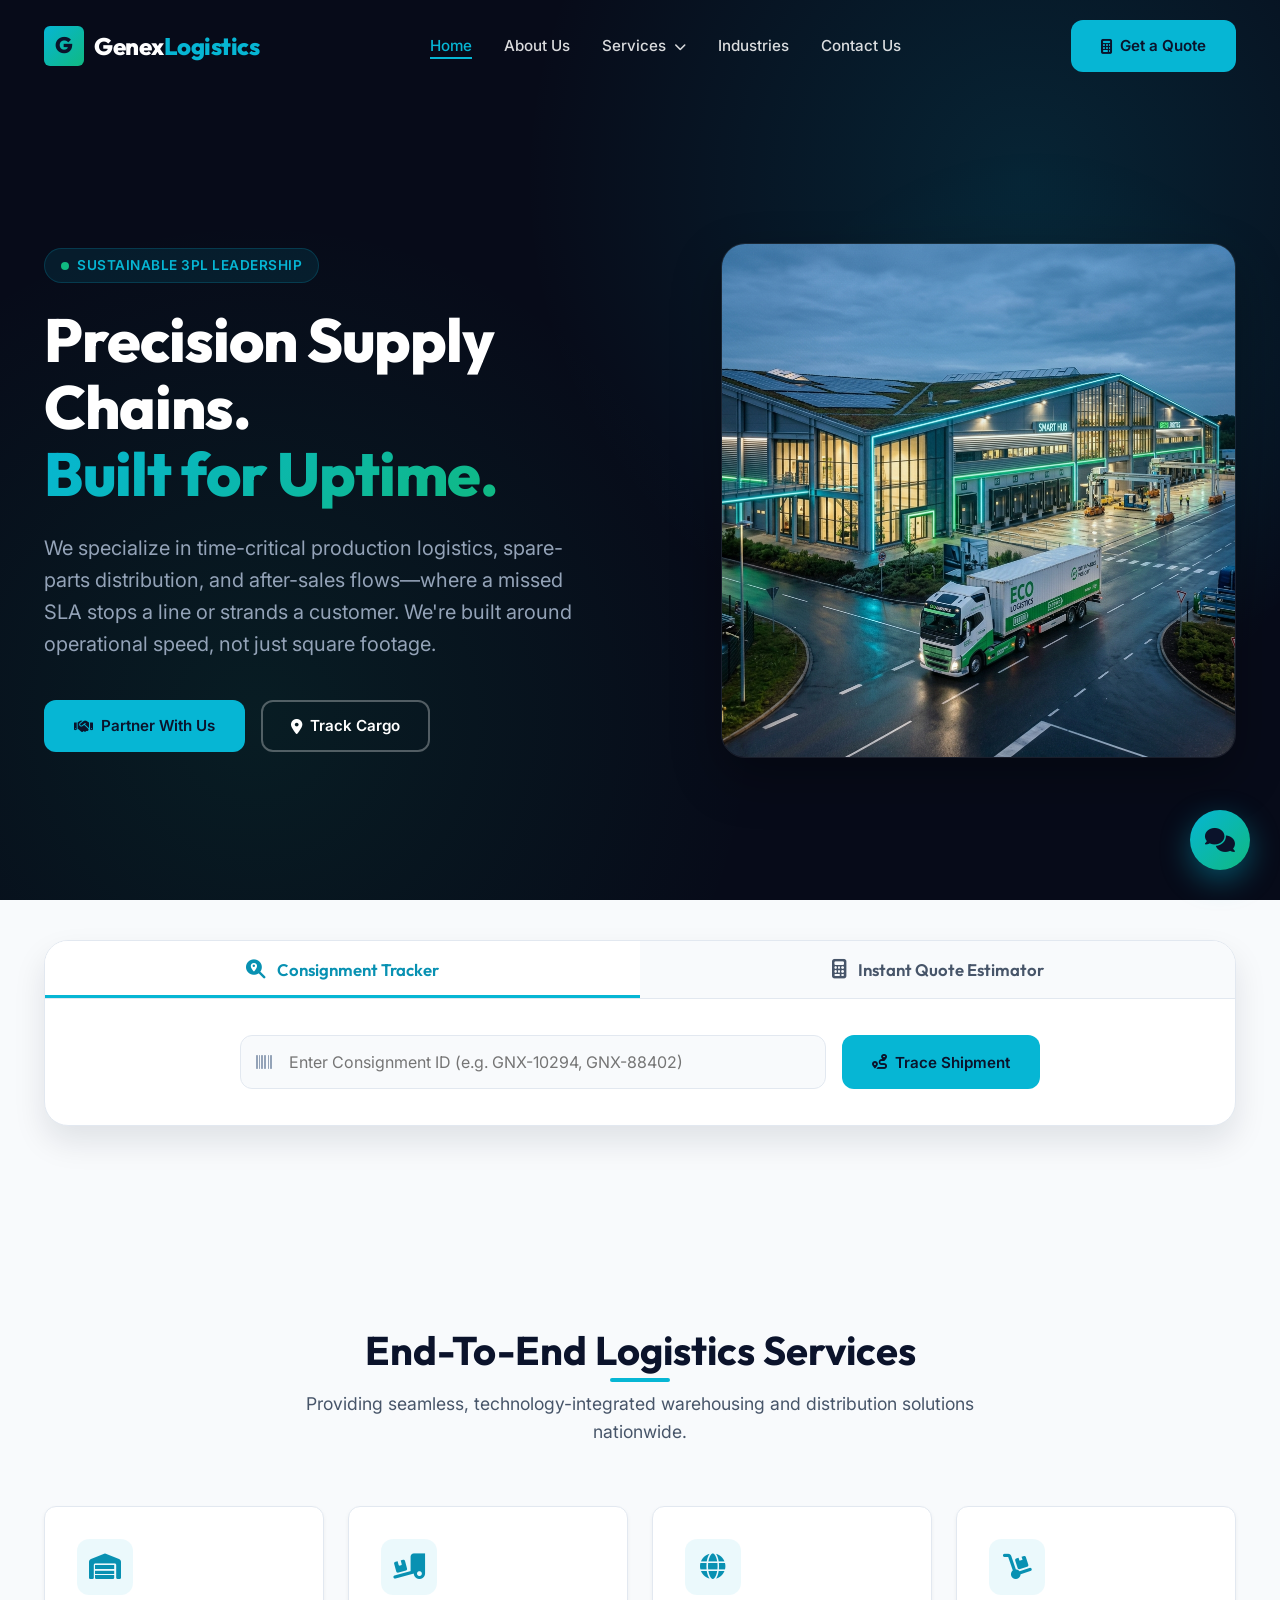
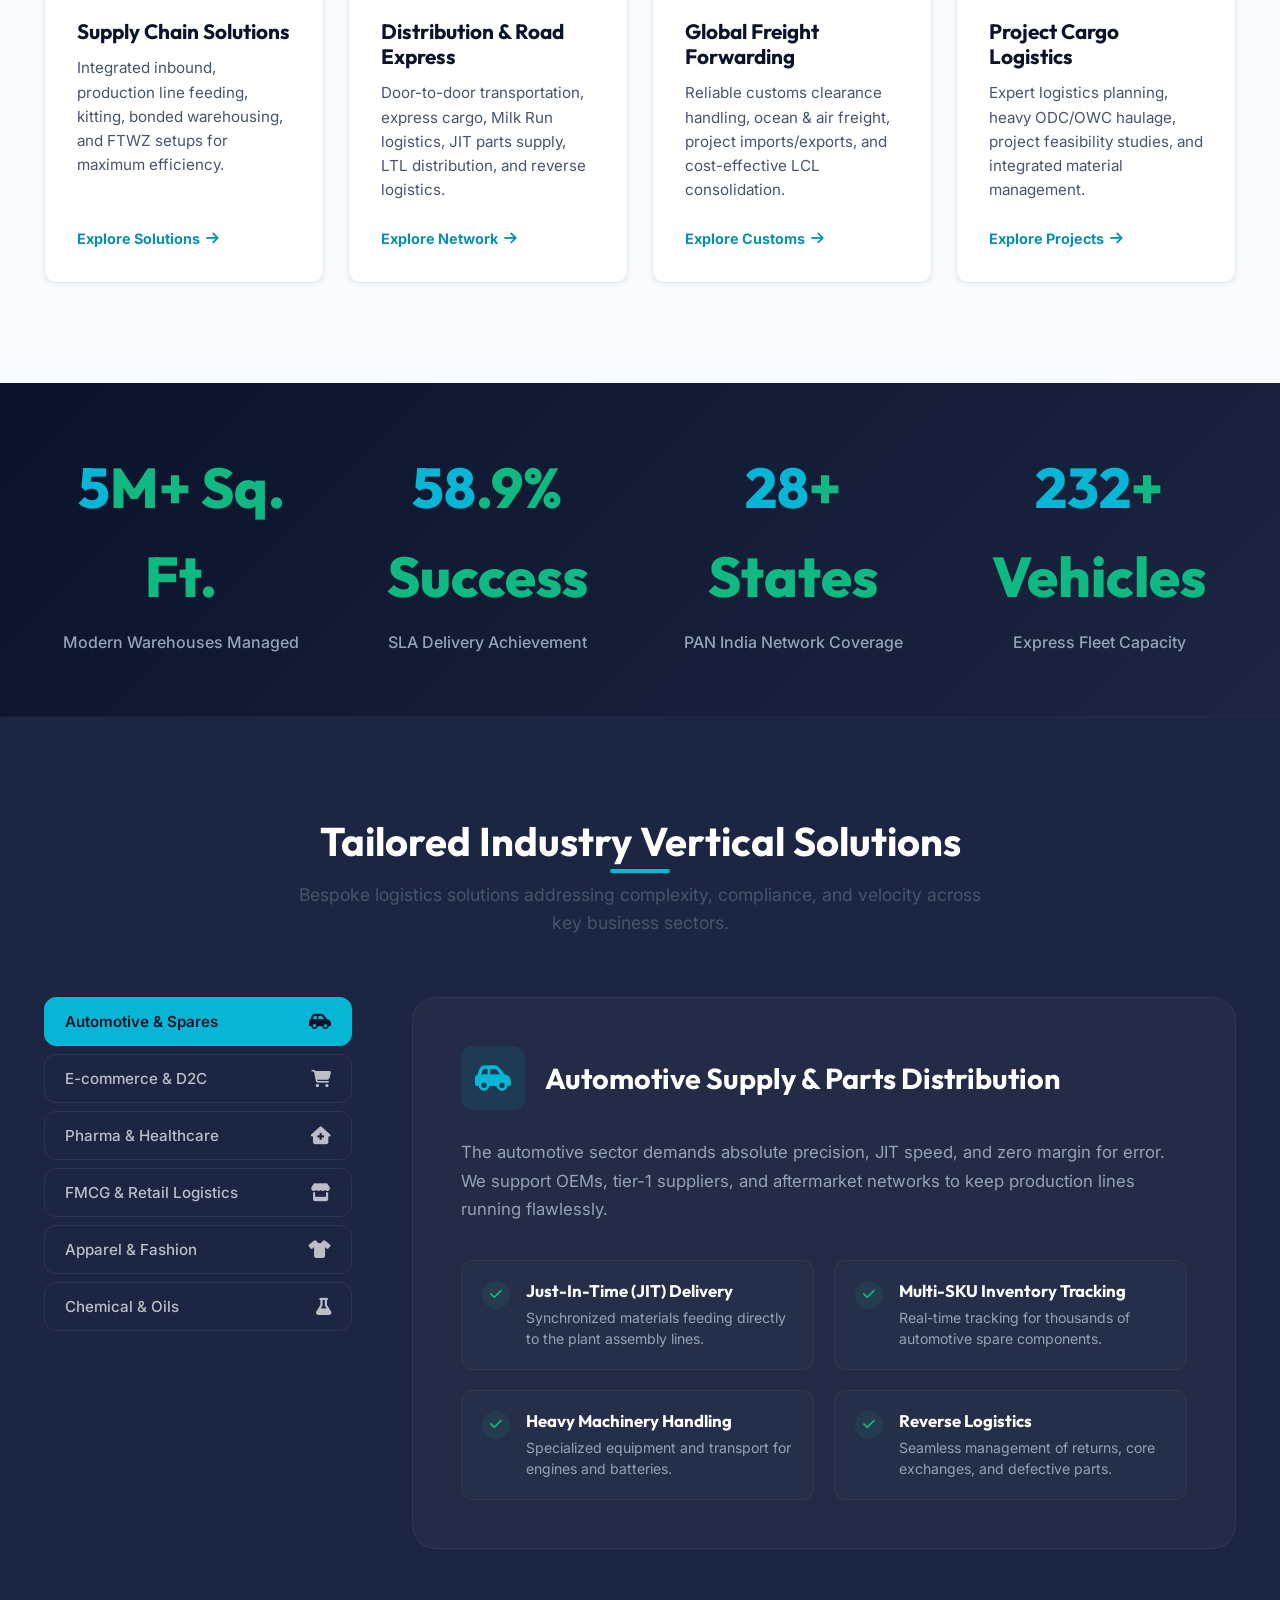
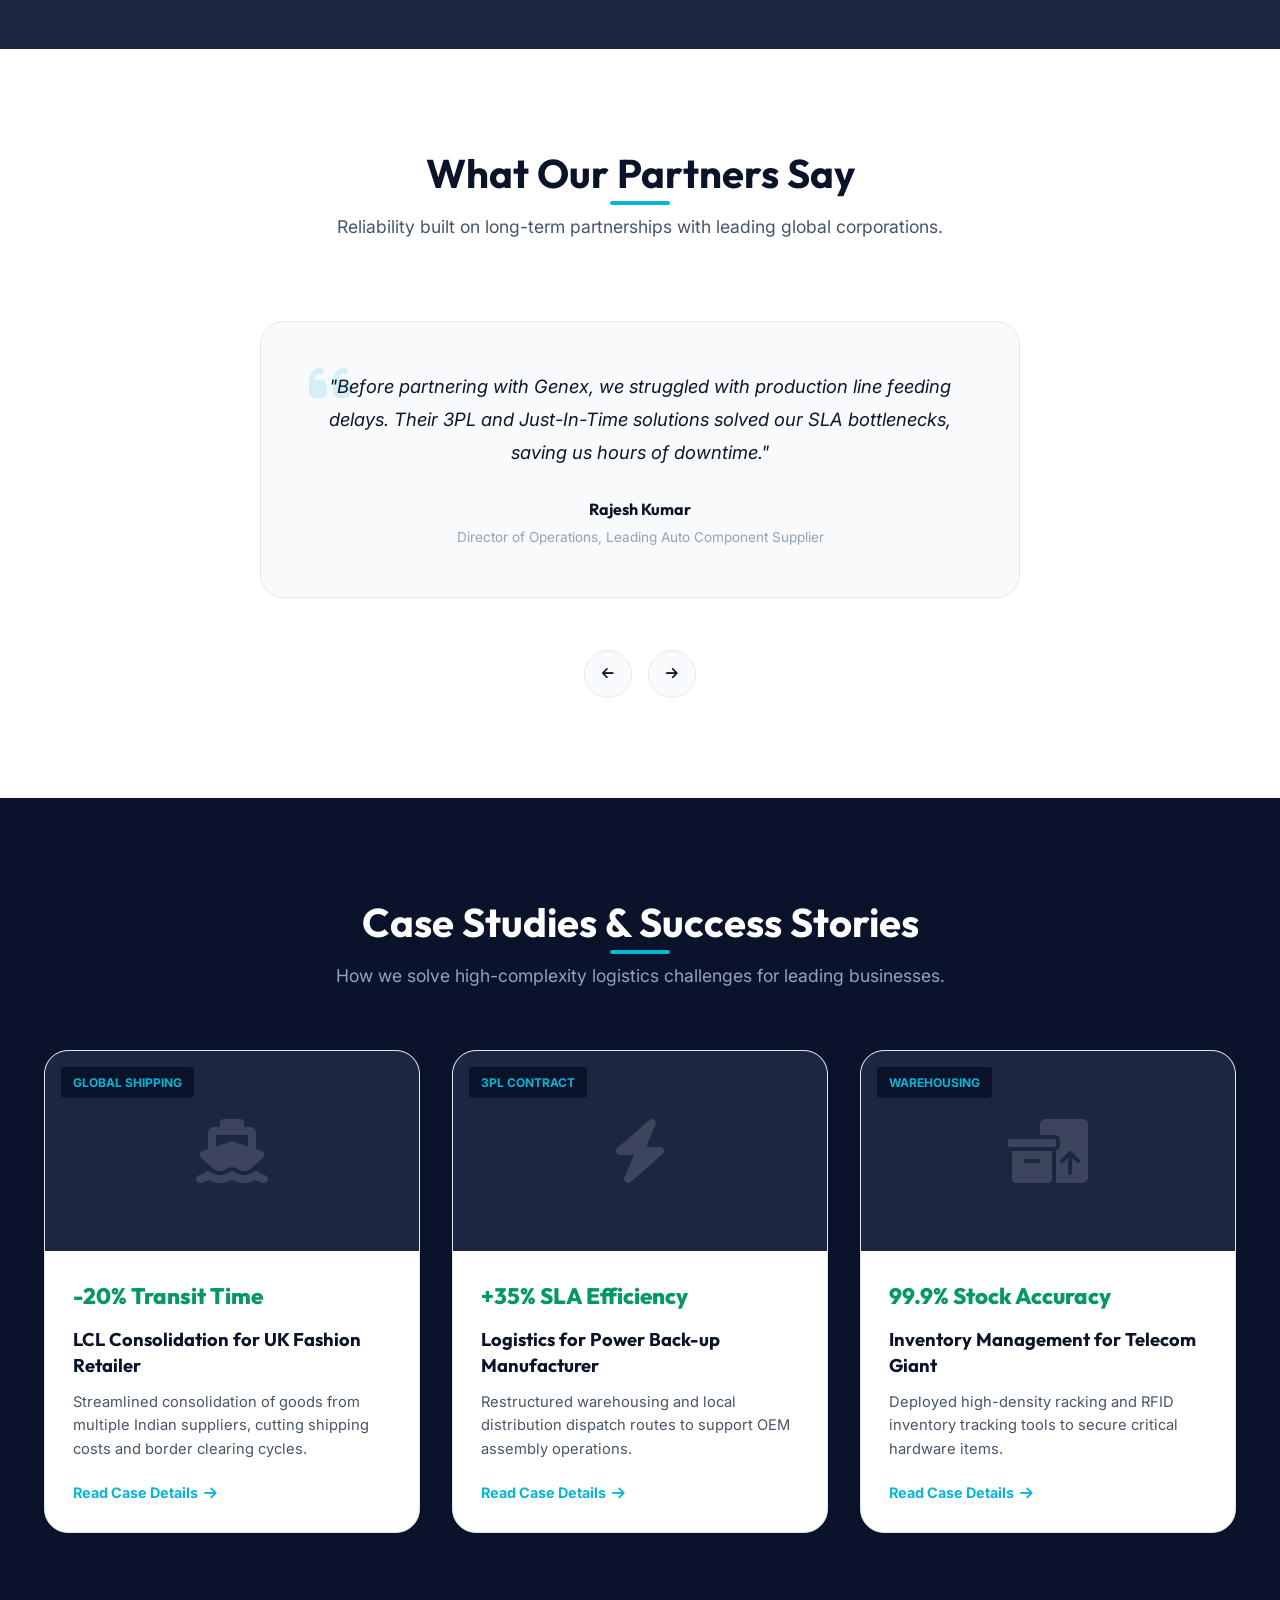
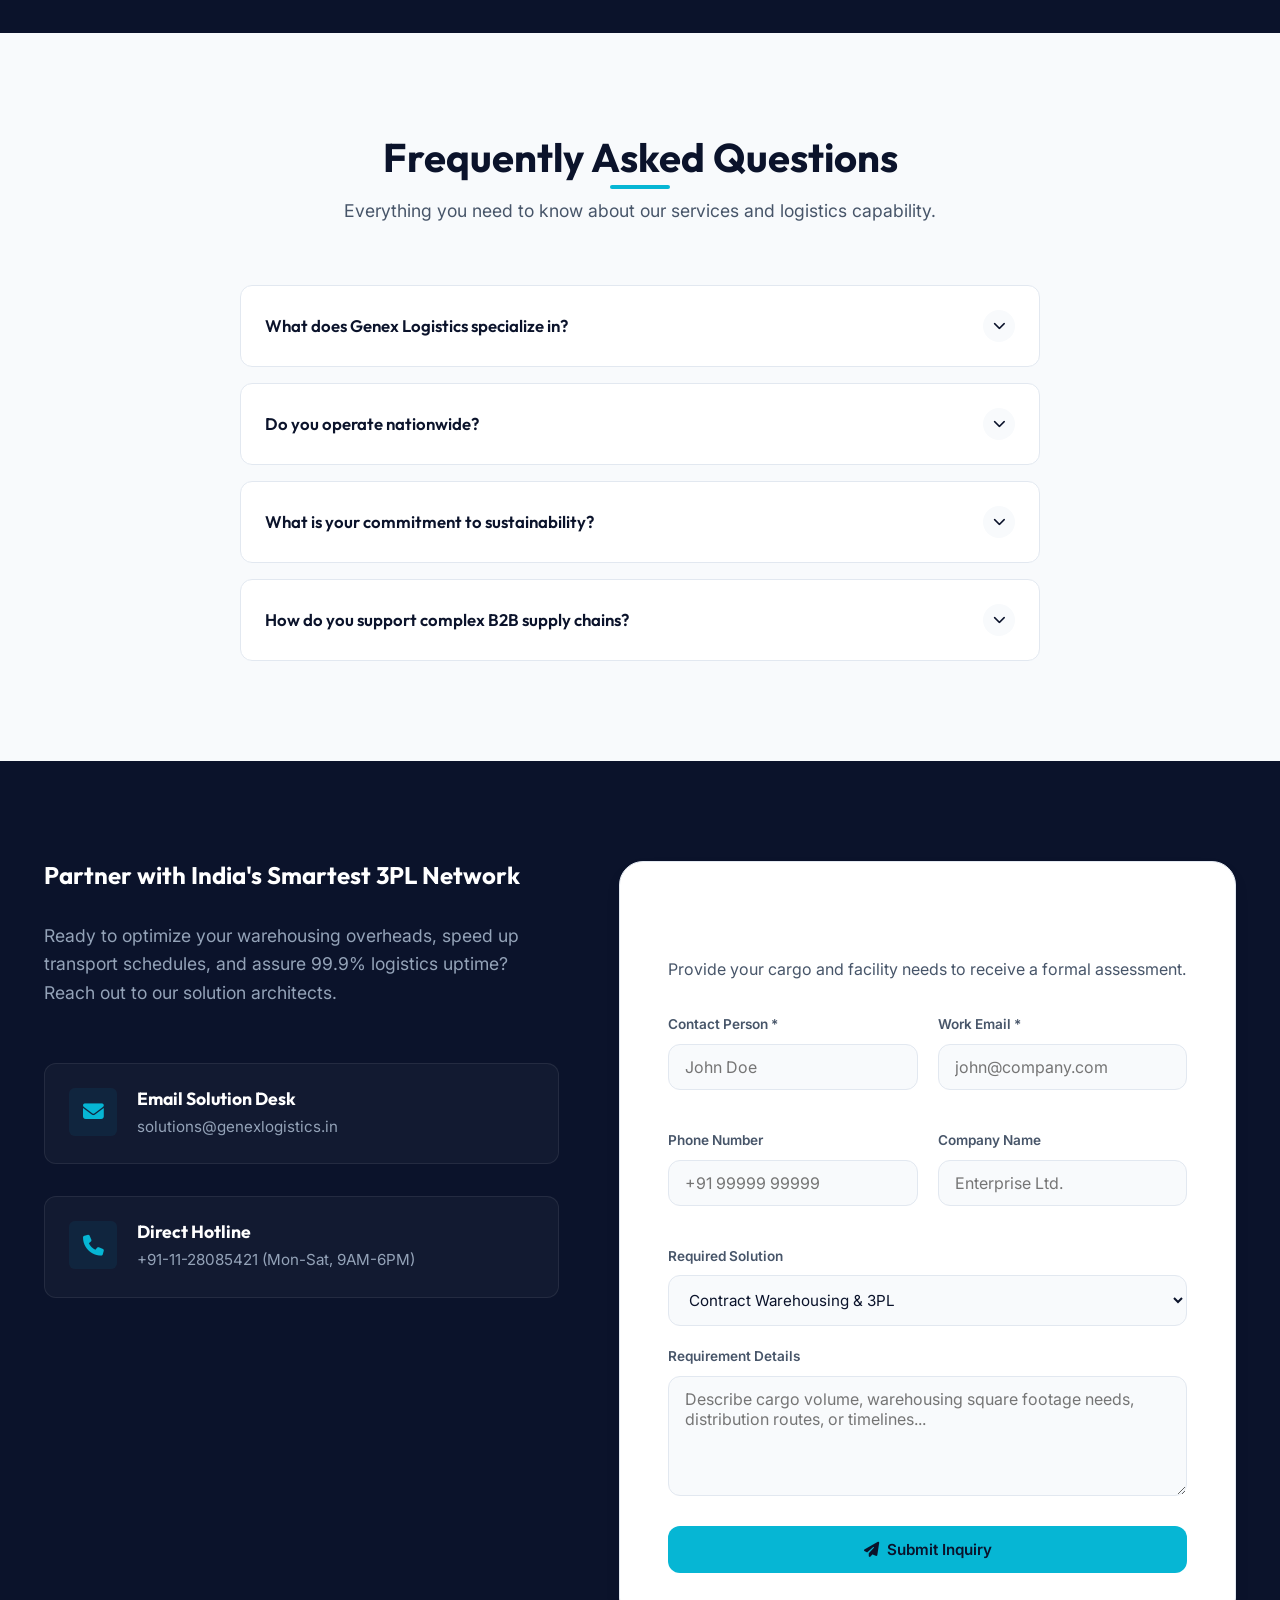
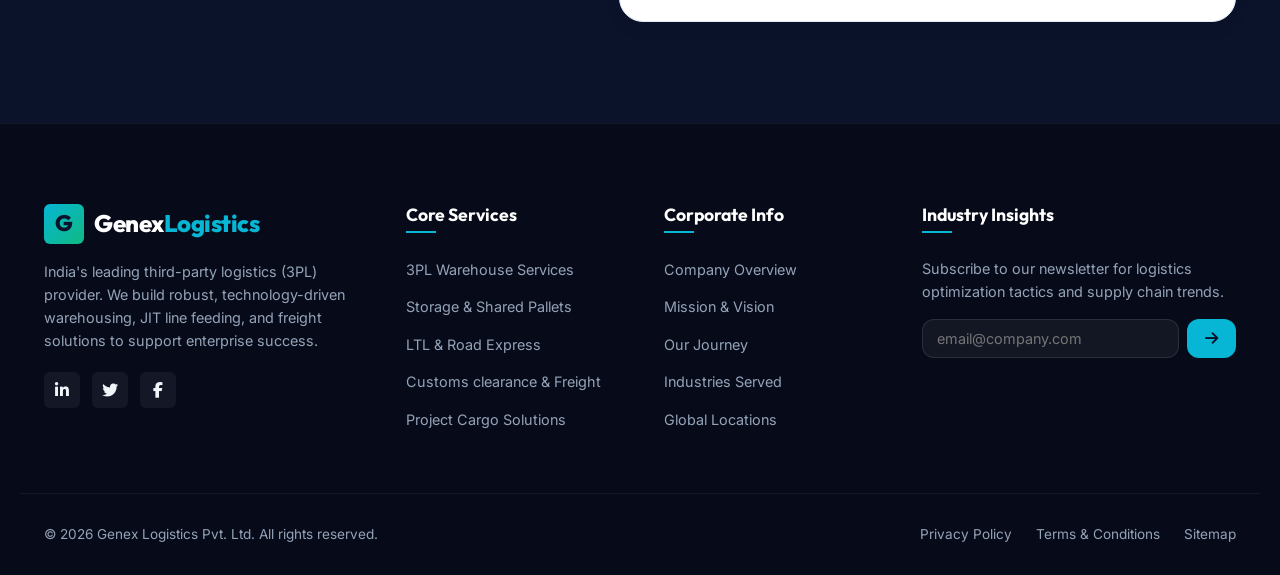
<file: index.html>
<!DOCTYPE html>
<html lang="en">
<head>
  <meta charset="UTF-8">
  <meta name="viewport" content="width=device-width, initial-scale=1.0">
  <meta name="description" content="Genex Logistics is India's leading 3PL supply chain & warehousing services company. Specialized in high-complexity flows, JIT, e-commerce, pharma, and global distribution.">
  <title>Genex Logistics | Premium 3PL Warehousing & Supply Chain Solutions</title>
  
  <!-- Custom CSS -->
  <link rel="stylesheet" href="index.css">
  
  <!-- FontAwesome Icons -->
  <link rel="stylesheet" href="https://cdnjs.cloudflare.com/ajax/libs/font-awesome/6.4.0/css/all.min.css">
</head>
<body>

  <!-- --- HEADER NAVIGATION --- -->
  <header>
    <div class="container nav-container">
      <a href="index.html" class="logo">
        <div class="logo-icon">G</div>
        <div class="logo-text">Genex<span>Logistics</span></div>
      </a>
      
      <nav class="nav-links">
        <div class="nav-item">
          <a href="index.html" class="nav-link active">Home</a>
        </div>
        <div class="nav-item">
          <a href="about.html" class="nav-link">About Us</a>
        </div>
        <div class="nav-item">
          <a href="services.html" class="nav-link dropdown-trigger">Services <i class="fa-solid fa-chevron-down" style="font-size: 0.75rem; margin-left: 4px;"></i></a>
          <div class="nav-dropdown">
            <a href="services.html#3pl">3PL & Contract Logistics</a>
            <a href="services.html#warehousing">Shared Warehousing</a>
            <a href="services.html#distribution">Road Express & LTL</a>
            <a href="services.html#global">Global Air & Ocean Freight</a>
            <a href="services.html#project">Project Logistics & ODC</a>
          </div>
        </div>
        <div class="nav-item">
          <a href="industries.html" class="nav-link">Industries</a>
        </div>
        <div class="nav-item">
          <a href="contact.html" class="nav-link">Contact Us</a>
        </div>
      </nav>
      
      <div class="nav-cta">
        <a href="contact.html" class="btn btn-primary"><i class="fa-solid fa-calculator"></i> Get a Quote</a>
        <button class="mobile-toggle" aria-label="Toggle menu">
          <span></span>
          <span></span>
          <span></span>
        </button>
      </div>
    </div>
  </header>

  <!-- --- HERO SECTION --- -->
  <section class="hero">
    <div class="container hero-grid">
      <div class="hero-content animated slide-in-left">
        <div class="hero-badge">
          <span></span> Sustainable 3PL Leadership
        </div>
        <h1>Precision Supply Chains.<br><span>Built for Uptime.</span></h1>
        <p class="lead">We specialize in time-critical production logistics, spare-parts distribution, and after-sales flows—where a missed SLA stops a line or strands a customer. We're built around operational speed, not just square footage.</p>
        <div class="hero-actions">
          <a href="#quote-estimator" class="btn btn-primary"><i class="fa-solid fa-handshake"></i> Partner With Us</a>
          <a href="#tracker-section" class="btn btn-outline-white"><i class="fa-solid fa-location-dot"></i> Track Cargo</a>
        </div>
      </div>
      <div class="hero-image-container animated scale-up" data-delay="0.2s">
        <div class="hero-vector"></div>
        <img src="logistics_hero.png" alt="Genex modern logistics facility" class="hero-illustration">
      </div>
    </div>
  </section>

  <!-- --- THE LOGISTICS HUB WIDGET --- -->
  <section class="section logistics-hub" id="tracker-section">
    <div class="container">
      <div class="widget-card animated fade-in-up">
        <div class="widget-tabs">
          <button class="widget-tab active" data-tab="tracker">
            <i class="fa-solid fa-magnifying-glass-location"></i> Consignment Tracker
          </button>
          <button class="widget-tab" data-tab="estimator" id="quote-estimator">
            <i class="fa-solid fa-calculator"></i> Instant Quote Estimator
          </button>
        </div>
        
        <div class="widget-content">
          <!-- Tracker Panel -->
          <div class="widget-panel active" id="tracker-panel">
            <form id="tracking-form" class="tracker-form-group">
              <div class="input-wrapper">
                <i class="fa-solid fa-barcode"></i>
                <input type="text" id="tracking-id" placeholder="Enter Consignment ID (e.g. GNX-10294, GNX-88402)" class="form-control" required>
              </div>
              <button type="submit" class="btn btn-primary"><i class="fa-solid fa-route"></i> Trace Shipment</button>
            </form>
            
            <div id="tracker-result" class="tracker-result">
              <div class="tracker-meta">
                <span>Consignment ID: <strong id="track-id-disp">-</strong></span>
                <span>Route: <strong id="track-route-disp">-</strong></span>
                <span>Status: <strong id="track-status-disp">-</strong></span>
                <span>Est. Delivery: <strong id="track-arrival-disp">-</strong></span>
              </div>
              
              <div class="tracking-timeline">
                <div class="timeline-progress-bar"></div>
                
                <div class="timeline-step">
                  <div class="step-node">1</div>
                  <div class="step-label">Order Booked</div>
                  <div class="step-time"></div>
                </div>
                <div class="timeline-step">
                  <div class="step-node">2</div>
                  <div class="step-label">Sorted at Hub</div>
                  <div class="step-time"></div>
                </div>
                <div class="timeline-step">
                  <div class="step-node">3</div>
                  <div class="step-label">In Transit</div>
                  <div class="step-time"></div>
                </div>
                <div class="timeline-step">
                  <div class="step-node">4</div>
                  <div class="step-label">Delivered</div>
                  <div class="step-time"></div>
                </div>
              </div>
            </div>
          </div>
          
          <!-- Estimator Panel -->
          <div class="widget-panel" id="estimator-panel">
            <form id="estimator-form" class="estimator-grid">
              <div class="form-group-select">
                <label for="est-service">Select Logistics Service</label>
                <select id="est-service" class="form-select">
                  <option value="warehousing">3PL Contract Warehousing & storage</option>
                  <option value="distribution">Express Distribution / FTL</option>
                  <option value="global">Global Ocean/Air Forwarding</option>
                  <option value="project">Project Logistics & ODC Handling</option>
                </select>
              </div>
              
              <div class="form-group-select">
                <label for="est-weight">Estimated Cargo Weight Class</label>
                <select id="est-weight" class="form-select">
                  <option value="light">Standard (Under 1,000 kg)</option>
                  <option value="mid">Commercial Bulk (1,000 - 10,000 kg)</option>
                  <option value="heavy">Heavy-Duty / ODC (Over 10,000 kg)</option>
                </select>
              </div>
              
              <div class="form-group-select">
                <label for="est-industry">Your Industry Sector</label>
                <select id="est-industry" class="form-select">
                  <option value="automotive">Automotive & Spares</option>
                  <option value="ecommerce">E-commerce & Retail</option>
                  <option value="pharma">Pharma & Healthcare</option>
                  <option value="chemicals">Chemicals & Oils</option>
                  <option value="electronics">Electronics & Telecom</option>
                </select>
              </div>
              
              <div class="estimator-submit">
                <button type="submit" class="btn btn-primary"><i class="fa-solid fa-receipt"></i> Calculate Estimate</button>
              </div>
            </form>
            
            <div id="estimator-result" class="estimator-result">
              <div class="estimator-result-grid">
                <div class="estimator-summary">
                  <h4 id="est-disp-service">3PL Supply Chain Solutions</h4>
                  <p id="est-disp-details">Configured for Automotive requirements (Heavy cargo). Final price depends on customs, storage days, and specific route parameters.</p>
                </div>
                <div class="estimator-price-block">
                  <div class="price-title">Est. Base Charge</div>
                  <div class="price-amount" id="est-disp-price">₹0</div>
                  <div class="price-sub">*Excludes taxes & handling fuel surcharges</div>
                </div>
              </div>
            </div>
          </div>
        </div>
      </div>
    </div>
  </section>

  <!-- --- CORE SERVICES --- -->
  <section class="section">
    <div class="container">
      <div class="section-header animated fade-in-up">
        <h2>End-To-End Logistics Services</h2>
        <p>Providing seamless, technology-integrated warehousing and distribution solutions nationwide.</p>
      </div>
      
      <div class="services-grid">
        <!-- Card 1 -->
        <div class="service-card animated fade-in-up" data-delay="0.1s">
          <div class="service-icon"><i class="fa-solid fa-warehouse"></i></div>
          <h3>Supply Chain Solutions</h3>
          <p>Integrated inbound, production line feeding, kitting, bonded warehousing, and FTWZ setups for maximum efficiency.</p>
          <a href="services.html#3pl" class="service-link">Explore Solutions <i class="fa-solid fa-arrow-right"></i></a>
        </div>
        <!-- Card 2 -->
        <div class="service-card animated fade-in-up" data-delay="0.2s">
          <div class="service-icon"><i class="fa-solid fa-truck-ramp-box"></i></div>
          <h3>Distribution & Road Express</h3>
          <p>Door-to-door transportation, express cargo, Milk Run logistics, JIT parts supply, LTL distribution, and reverse logistics.</p>
          <a href="services.html#distribution" class="service-link">Explore Network <i class="fa-solid fa-arrow-right"></i></a>
        </div>
        <!-- Card 3 -->
        <div class="service-card animated fade-in-up" data-delay="0.3s">
          <div class="service-icon"><i class="fa-solid fa-globe"></i></div>
          <h3>Global Freight Forwarding</h3>
          <p>Reliable customs clearance handling, ocean & air freight, project imports/exports, and cost-effective LCL consolidation.</p>
          <a href="services.html#global" class="service-link">Explore Customs <i class="fa-solid fa-arrow-right"></i></a>
        </div>
        <!-- Card 4 -->
        <div class="service-card animated fade-in-up" data-delay="0.4s">
          <div class="service-icon"><i class="fa-solid fa-dolly"></i></div>
          <h3>Project Cargo Logistics</h3>
          <p>Expert logistics planning, heavy ODC/OWC haulage, project feasibility studies, and integrated material management.</p>
          <a href="services.html#project" class="service-link">Explore Projects <i class="fa-solid fa-arrow-right"></i></a>
        </div>
      </div>
    </div>
  </section>

  <!-- --- STATS BAR --- -->
  <section class="stats-bar">
    <div class="container stats-grid">
      <div class="stat-item">
        <div class="stat-num" data-target="5" data-suffix="M+ Sq. Ft.">0</div>
        <div class="stat-label">Modern Warehouses Managed</div>
      </div>
      <div class="stat-item">
        <div class="stat-num" data-target="99" data-suffix=".9% Success">0</div>
        <div class="stat-label">SLA Delivery Achievement</div>
      </div>
      <div class="stat-item">
        <div class="stat-num" data-target="28" data-suffix="+ States">0</div>
        <div class="stat-label">PAN India Network Coverage</div>
      </div>
      <div class="stat-item">
        <div class="stat-num" data-target="500" data-suffix="+ Vehicles">0</div>
        <div class="stat-label">Express Fleet Capacity</div>
      </div>
    </div>
  </section>

  <!-- --- INDUSTRIES SOLUTIONS SWITCHER --- -->
  <section class="section industries-section">
    <div class="container">
      <div class="section-header animated fade-in-up">
        <h2>Tailored Industry Vertical Solutions</h2>
        <p>Bespoke logistics solutions addressing complexity, compliance, and velocity across key business sectors.</p>
      </div>
      
      <div class="industry-tabs-container">
        <!-- Left Tab Menu -->
        <div class="industry-menu animated slide-in-left">
          <button class="industry-menu-btn active" data-industry="auto">
            <span>Automotive & Spares</span> <i class="fa-solid fa-car-side"></i>
          </button>
          <button class="industry-menu-btn" data-industry="ecommerce">
            <span>E-commerce & D2C</span> <i class="fa-solid fa-cart-shopping"></i>
          </button>
          <button class="industry-menu-btn" data-industry="pharma">
            <span>Pharma & Healthcare</span> <i class="fa-solid fa-house-medical"></i>
          </button>
          <button class="industry-menu-btn" data-industry="fmcg">
            <span>FMCG & Retail Logistics</span> <i class="fa-solid fa-store"></i>
          </button>
          <button class="industry-menu-btn" data-industry="fashion">
            <span>Apparel & Fashion</span> <i class="fa-solid fa-shirt"></i>
          </button>
          <button class="industry-menu-btn" data-industry="chemical">
            <span>Chemical & Oils</span> <i class="fa-solid fa-flask"></i>
          </button>
        </div>
        
        <!-- Right Details Panels -->
        <div class="industry-panels animated scale-up" data-delay="0.1s">
          <!-- Auto Panel -->
          <div class="industry-panel active" id="auto-panel">
            <div class="industry-panel-header">
              <div class="industry-panel-icon"><i class="fa-solid fa-car-side"></i></div>
              <h3>Automotive Supply & Parts Distribution</h3>
            </div>
            <p class="industry-desc">The automotive sector demands absolute precision, JIT speed, and zero margin for error. We support OEMs, tier-1 suppliers, and aftermarket networks to keep production lines running flawlessly.</p>
            <div class="industry-features-grid">
              <div class="industry-feature-item">
                <div class="feature-dot"><i class="fa-solid fa-check"></i></div>
                <div>
                  <h4>Just-In-Time (JIT) Delivery</h4>
                  <p>Synchronized materials feeding directly to the plant assembly lines.</p>
                </div>
              </div>
              <div class="industry-feature-item">
                <div class="feature-dot"><i class="fa-solid fa-check"></i></div>
                <div>
                  <h4>Multi-SKU Inventory Tracking</h4>
                  <p>Real-time tracking for thousands of automotive spare components.</p>
                </div>
              </div>
              <div class="industry-feature-item">
                <div class="feature-dot"><i class="fa-solid fa-check"></i></div>
                <div>
                  <h4>Heavy Machinery Handling</h4>
                  <p>Specialized equipment and transport for engines and batteries.</p>
                </div>
              </div>
              <div class="industry-feature-item">
                <div class="feature-dot"><i class="fa-solid fa-check"></i></div>
                <div>
                  <h4>Reverse Logistics</h4>
                  <p>Seamless management of returns, core exchanges, and defective parts.</p>
                </div>
              </div>
            </div>
          </div>
          
          <!-- E-commerce Panel -->
          <div class="industry-panel" id="ecommerce-panel">
            <div class="industry-panel-header">
              <div class="industry-panel-icon"><i class="fa-solid fa-cart-shopping"></i></div>
              <h3>E-commerce & Omnichannel Fulfillment</h3>
            </div>
            <p class="industry-desc">Speed and accuracy define e-commerce. We provide scalable warehousing, rapid pick-pack, and hyper-reliable last-mile shipping to bolster your digital storefront operations.</p>
            <div class="industry-features-grid">
              <div class="industry-feature-item">
                <div class="feature-dot"><i class="fa-solid fa-check"></i></div>
                <div>
                  <h4>Same-Day Fulfillment</h4>
                  <p>Quick turnaround times with rapid cut-offs for dispatching orders.</p>
                </div>
              </div>
              <div class="industry-feature-item">
                <div class="feature-dot"><i class="fa-solid fa-check"></i></div>
                <div>
                  <h4>Omnichannel Logistics</h4>
                  <p>Unified storage and fulfillment for marketplaces, websites, and physical outlets.</p>
                </div>
              </div>
              <div class="industry-feature-item">
                <div class="feature-dot"><i class="fa-solid fa-check"></i></div>
                <div>
                  <h4>Hassle-Free Returns</h4>
                  <p>Inspection, repackaging, and restocking of returned consumer goods.</p>
                </div>
              </div>
              <div class="industry-feature-item">
                <div class="feature-dot"><i class="fa-solid fa-check"></i></div>
                <div>
                  <h4>Peak Season Scalability</h4>
                  <p>Flexible warehouse space & workforce to handle holiday order spikes.</p>
                </div>
              </div>
            </div>
          </div>

          <!-- Pharma Panel -->
          <div class="industry-panel" id="pharma-panel">
            <div class="industry-panel-header">
              <div class="industry-panel-icon"><i class="fa-solid fa-house-medical"></i></div>
              <h3>Pharmaceuticals & Healthcare Compliance</h3>
            </div>
            <p class="industry-desc">Precision, temperature controls, and absolute compliance are vital for healthcare. We manage life-critical logistics with WHO-GDP standards to protect vaccine and drug integrity.</p>
            <div class="industry-features-grid">
              <div class="industry-feature-item">
                <div class="feature-dot"><i class="fa-solid fa-check"></i></div>
                <div>
                  <h4>Cold Chain Logistics</h4>
                  <p>Strict temperature-controlled transport and storage (2°C to 8°C).</p>
                </div>
              </div>
              <div class="industry-feature-item">
                <div class="feature-dot"><i class="fa-solid fa-check"></i></div>
                <div>
                  <h4>WHO-GDP Compliant</h4>
                  <p>Certified practices ensuring medical cargo remains pristine.</p>
                </div>
              </div>
              <div class="industry-feature-item">
                <div class="feature-dot"><i class="fa-solid fa-check"></i></div>
                <div>
                  <h4>Batch & Expiry Controls</h4>
                  <p>FIFO and FEFO inventory tracking to prevent product wastage.</p>
                </div>
              </div>
              <div class="industry-feature-item">
                <div class="feature-dot"><i class="fa-solid fa-check"></i></div>
                <div>
                  <h4>Tamper-Proof Security</h4>
                  <p>CCTV monitored, restricted-access pharmaceutical vault storage.</p>
                </div>
              </div>
            </div>
          </div>

          <!-- FMCG Panel -->
          <div class="industry-panel" id="fmcg-panel">
            <div class="industry-panel-header">
              <div class="industry-panel-icon"><i class="fa-solid fa-store"></i></div>
              <h3>High-Velocity FMCG & Retail Distribution</h3>
            </div>
            <p class="industry-desc">FMCG demands consistent velocity and shelf-stocking efficiency. Our nationwide hub system is configured for swift volume distributions, keeping shelves full.</p>
            <div class="industry-features-grid">
              <div class="industry-feature-item">
                <div class="feature-dot"><i class="fa-solid fa-check"></i></div>
                <div>
                  <h4>High-Volume Dispatch</h4>
                  <p>Cross-docking and bulk consolidation for fast distribution turnarounds.</p>
                </div>
              </div>
              <div class="industry-feature-item">
                <div class="feature-dot"><i class="fa-solid fa-check"></i></div>
                <div>
                  <h4>Expiry Date Management</h4>
                  <p>System-driven batch control prevents warehouse obsolete stock build-up.</p>
                </div>
              </div>
              <div class="industry-feature-item">
                <div class="feature-dot"><i class="fa-solid fa-check"></i></div>
                <div>
                  <h4>Supermarket Replenishment</h4>
                  <p>Timely schedules supporting local stores, hubs, and retailers.</p>
                </div>
              </div>
              <div class="industry-feature-item">
                <div class="feature-dot"><i class="fa-solid fa-check"></i></div>
                <div>
                  <h4>Rural Market Access</h4>
                  <p>Extensive network delivering to tier-2, tier-3, and rural marketplaces.</p>
                </div>
              </div>
            </div>
          </div>

          <!-- Fashion Panel -->
          <div class="industry-panel" id="fashion-panel">
            <div class="industry-panel-header">
              <div class="industry-panel-icon"><i class="fa-solid fa-shirt"></i></div>
              <h3>Apparel & Fashion Logistics</h3>
            </div>
            <p class="industry-desc">Seasonality and style diversity define the fashion sector. We ensure swift collections rollouts with dynamic warehouse management supporting diverse SKUs.</p>
            <div class="industry-features-grid">
              <div class="industry-feature-item">
                <div class="feature-dot"><i class="fa-solid fa-check"></i></div>
                <div>
                  <h4>Multi-SKU Sorting</h4>
                  <p>Organized management of variable colors, sizes, and collection styles.</p>
                </div>
              </div>
              <div class="industry-feature-item">
                <div class="feature-dot"><i class="fa-solid fa-check"></i></div>
                <div>
                  <h4>Garment Care</h4>
                  <p>Quality preservation in pristine, climate-stabilized warehouse grids.</p>
                </div>
              </div>
              <div class="industry-feature-item">
                <div class="feature-dot"><i class="fa-solid fa-check"></i></div>
                <div>
                  <h4>Seasonal Scalability</h4>
                  <p>Flexible warehouse resources to handle new-season launching flows.</p>
                </div>
              </div>
              <div class="industry-feature-item">
                <div class="feature-dot"><i class="fa-solid fa-check"></i></div>
                <div>
                  <h4>Fast Pick & Pack</h4>
                  <p>Speedy sorting supporting direct retail shop inventory supplies.</p>
                </div>
              </div>
            </div>
          </div>

          <!-- Chemical Panel -->
          <div class="industry-panel" id="chemical-panel">
            <div class="industry-panel-header">
              <div class="industry-panel-icon"><i class="fa-solid fa-flask"></i></div>
              <h3>Chemicals & Oils Hazmat Handling</h3>
            </div>
            <p class="industry-desc">Strict security, regulatory alignment, and certified expertise are mandatory. We offer secure, compliant, temperature-regulated facilities for volatile industrial chemicals.</p>
            <div class="industry-features-grid">
              <div class="industry-feature-item">
                <div class="feature-dot"><i class="fa-solid fa-check"></i></div>
                <div>
                  <h4>Hazmat Training</h4>
                  <p>Trained logistics operators certified in handling hazardous cargo.</p>
                </div>
              </div>
              <div class="industry-feature-item">
                <div class="feature-dot"><i class="fa-solid fa-check"></i></div>
                <div>
                  <h4>Safety Compliance</h4>
                  <p>Warehousing layouts fully aligned with fire safety and EPA rules.</p>
                </div>
              </div>
              <div class="industry-feature-item">
                <div class="feature-dot"><i class="fa-solid fa-check"></i></div>
                <div>
                  <h4>Secure Bulk Transport</h4>
                  <p>Tanks and custom truck haulage designed for sensitive liquids.</p>
                </div>
              </div>
              <div class="industry-feature-item">
                <div class="feature-dot"><i class="fa-solid fa-check"></i></div>
                <div>
                  <h4>Regulatory Documentation</h4>
                  <p>Assistance in getting transport permits, licensing, and compliance stamps.</p>
                </div>
              </div>
            </div>
          </div>
        </div>
      </div>
    </div>
  </section>

  <!-- --- TRUST & TESTIMONIAL CAROUSEL --- -->
  <section class="section testimonials-section">
    <div class="container">
      <div class="section-header animated fade-in-up">
        <h2>What Our Partners Say</h2>
        <p>Reliability built on long-term partnerships with leading global corporations.</p>
      </div>
      
      <div class="slider-container animated scale-up">
        <div class="slider-track">
          <!-- Slide 1 -->
          <div class="slide">
            <div class="testimonial-card">
              <div class="quote-icon"><i class="fa-solid fa-quote-left"></i></div>
              <p class="testimonial-text">"Before partnering with Genex, we struggled with production line feeding delays. Their 3PL and Just-In-Time solutions solved our SLA bottlenecks, saving us hours of downtime."</p>
              <div class="testimonial-author">
                <span class="author-name">Rajesh Kumar</span>
                <span class="author-role">Director of Operations, Leading Auto Component Supplier</span>
              </div>
            </div>
          </div>
          <!-- Slide 2 -->
          <div class="slide">
            <div class="testimonial-card">
              <div class="quote-icon"><i class="fa-solid fa-quote-left"></i></div>
              <p class="testimonial-text">"Managing distribution for pharmaceutical vaccines is stressful. Genex's compliant cold-chain storage and real-time tracking gave us total peace of mind for our critical batches."</p>
              <div class="testimonial-author">
                <span class="author-name">Dr. Amit Shah</span>
                <span class="author-role">Head of Supply Chain, Global Vaccine Manufacturer</span>
              </div>
            </div>
          </div>
          <!-- Slide 3 -->
          <div class="slide">
            <div class="testimonial-card">
              <div class="quote-icon"><i class="fa-solid fa-quote-left"></i></div>
              <p class="testimonial-text">"Our e-commerce orders surge 4x during festive sales. Genex Logistics scaled up our warehousing space and fulfilled 99.8% of orders within 24 hours without a hitch."</p>
              <div class="testimonial-author">
                <span class="author-name">Neha Sharma</span>
                <span class="author-role">Founder, D2C Fashion Brand</span>
              </div>
            </div>
          </div>
        </div>
        
        <div class="slider-controls">
          <button class="slider-btn prev" aria-label="Previous slide"><i class="fa-solid fa-arrow-left"></i></button>
          <button class="slider-btn next" aria-label="Next slide"><i class="fa-solid fa-arrow-right"></i></button>
        </div>
      </div>
    </div>
  </section>

  <!-- --- FEATURED CASE STUDIES --- -->
  <section class="section section-alt">
    <div class="container">
      <div class="section-header animated fade-in-up">
        <h2>Case Studies & Success Stories</h2>
        <p>How we solve high-complexity logistics challenges for leading businesses.</p>
      </div>
      
      <div class="case-grid">
        <!-- Case 1 -->
        <div class="case-card animated fade-in-up" data-delay="0.1s">
          <div class="case-image">
            <i class="fa-solid fa-ship"></i>
            <span class="case-badge">Global Shipping</span>
          </div>
          <div class="case-content">
            <div class="case-metric">-20% Transit Time</div>
            <h3>LCL Consolidation for UK Fashion Retailer</h3>
            <p>Streamlined consolidation of goods from multiple Indian suppliers, cutting shipping costs and border clearing cycles.</p>
            <a href="services.html#global" class="service-link" style="color: var(--accent);">Read Case Details <i class="fa-solid fa-arrow-right"></i></a>
          </div>
        </div>
        <!-- Case 2 -->
        <div class="case-card animated fade-in-up" data-delay="0.2s">
          <div class="case-image">
            <i class="fa-solid fa-bolt"></i>
            <span class="case-badge">3PL Contract</span>
          </div>
          <div class="case-content">
            <div class="case-metric">+35% SLA Efficiency</div>
            <h3>Logistics for Power Back-up Manufacturer</h3>
            <p>Restructured warehousing and local distribution dispatch routes to support OEM assembly operations.</p>
            <a href="services.html#3pl" class="service-link" style="color: var(--accent);">Read Case Details <i class="fa-solid fa-arrow-right"></i></a>
          </div>
        </div>
        <!-- Case 3 -->
        <div class="case-card animated fade-in-up" data-delay="0.3s">
          <div class="case-image">
            <i class="fa-solid fa-boxes-packing"></i>
            <span class="case-badge">Warehousing</span>
          </div>
          <div class="case-content">
            <div class="case-metric">99.9% Stock Accuracy</div>
            <h3>Inventory Management for Telecom Giant</h3>
            <p>Deployed high-density racking and RFID inventory tracking tools to secure critical hardware items.</p>
            <a href="services.html#warehousing" class="service-link" style="color: var(--accent);">Read Case Details <i class="fa-solid fa-arrow-right"></i></a>
          </div>
        </div>
      </div>
    </div>
  </section>

  <!-- --- FAQ ACCORDION SECTION --- -->
  <section class="section">
    <div class="container">
      <div class="section-header animated fade-in-up">
        <h2>Frequently Asked Questions</h2>
        <p>Everything you need to know about our services and logistics capability.</p>
      </div>
      
      <div class="faq-container animated scale-up">
        <!-- Item 1 -->
        <div class="faq-item">
          <div class="faq-header">
            <h3>What does Genex Logistics specialize in?</h3>
            <div class="faq-icon"><i class="fa-solid fa-chevron-down"></i></div>
          </div>
          <div class="faq-content">
            <div class="faq-body">
              Genex Logistics is a premier 3PL supply chain and warehousing logistics company. We specialize in high-complexity logistics sectors, including Just-In-Time production supply, express road distribution, hazmat chemical storage, cold-chain pharmaceutical setups, and complex project freight forwarding.
            </div>
          </div>
        </div>
        <!-- Item 2 -->
        <div class="faq-item">
          <div class="faq-header">
            <h3>Do you operate nationwide?</h3>
            <div class="faq-icon"><i class="fa-solid fa-chevron-down"></i></div>
          </div>
          <div class="faq-content">
            <div class="faq-body">
              Yes, Genex operates an extensive PAN India network across 28 states and Union Territories. We manage a robust infrastructure of over 5 million square feet of warehousing space and maintain a comprehensive cargo shipping network.
            </div>
          </div>
        </div>
        <!-- Item 3 -->
        <div class="faq-item">
          <div class="faq-header">
            <h3>What is your commitment to sustainability?</h3>
            <div class="faq-icon"><i class="fa-solid fa-chevron-down"></i></div>
          </div>
          <div class="faq-content">
            <div class="faq-body">
              Sustainability is core to Genex. We optimize transport routes to decrease carbon emissions, utilize energy-efficient lighting inside our warehousing facilities, manage eco-friendly kitting and waste recycling, and are working towards carbon-neutral operations.
            </div>
          </div>
        </div>
        <!-- Item 4 -->
        <div class="faq-item">
          <div class="faq-header">
            <h3>How do you support complex B2B supply chains?</h3>
            <div class="faq-icon"><i class="fa-solid fa-chevron-down"></i></div>
          </div>
          <div class="faq-content">
            <div class="faq-body">
              We offer integrated systems linking raw material sourcing to production lines (production line feeding) and down to client shipping hubs. With precise inventory tracking, bonded logistics, and specialized handling, we keep operations running with 99.9% uptime.
            </div>
          </div>
        </div>
      </div>
    </div>
  </section>

  <!-- --- INQUIRY CONVERSION FORM --- -->
  <section class="section section-alt" id="inquiry-form-section">
    <div class="container contact-grid">
      <div class="contact-info-block animated slide-in-left">
        <h2>Partner with India's Smartest 3PL Network</h2>
        <p style="color: var(--text-muted); margin-bottom: 24px; font-size: 1.1rem;">Ready to optimize your warehousing overheads, speed up transport schedules, and assure 99.9% logistics uptime? Reach out to our solution architects.</p>
        
        <div class="contact-card" style="background-color: rgba(255, 255, 255, 0.03); border-color: rgba(255,255,255,0.08);">
          <div class="contact-card-icon"><i class="fa-solid fa-envelope"></i></div>
          <div class="contact-card-detail">
            <h3 style="color: var(--bg-white);">Email Solution Desk</h3>
            <p style="color: var(--text-muted);">solutions@genexlogistics.in</p>
          </div>
        </div>

        <div class="contact-card" style="background-color: rgba(255, 255, 255, 0.03); border-color: rgba(255,255,255,0.08);">
          <div class="contact-card-icon"><i class="fa-solid fa-phone"></i></div>
          <div class="contact-card-detail">
            <h3 style="color: var(--bg-white);">Direct Hotline</h3>
            <p style="color: var(--text-muted);">+91-11-28085421 (Mon-Sat, 9AM-6PM)</p>
          </div>
        </div>
      </div>
      
      <!-- Multi-step styled form -->
      <div class="contact-form-card animated scale-up">
        <h2>Request Custom Proposal</h2>
        <p>Provide your cargo and facility needs to receive a formal assessment.</p>
        
        <form id="contact-inquiry-form">
          <div class="form-row">
            <div class="form-group">
              <label for="form-name">Contact Person *</label>
              <input type="text" id="form-name" placeholder="John Doe" class="form-control" required>
            </div>
            <div class="form-group">
              <label for="form-email">Work Email *</label>
              <input type="email" id="form-email" placeholder="john@company.com" class="form-control" required>
            </div>
          </div>
          
          <div class="form-row">
            <div class="form-group">
              <label for="form-phone">Phone Number</label>
              <input type="tel" id="form-phone" placeholder="+91 99999 99999" class="form-control">
            </div>
            <div class="form-group">
              <label for="form-company">Company Name</label>
              <input type="text" id="form-company" placeholder="Enterprise Ltd." class="form-control">
            </div>
          </div>
          
          <div class="form-group">
            <label for="form-service">Required Solution</label>
            <select id="form-service" class="form-select">
              <option value="contract-3pl">Contract Warehousing & 3PL</option>
              <option value="road-express">Road Freight & LTL Distribution</option>
              <option value="forwarding">Sea / Air Forwarding & Customs</option>
              <option value="project-cargo">Project Cargo Handling</option>
            </select>
          </div>
          
          <div class="form-group">
            <label for="form-details">Requirement Details</label>
            <textarea id="form-details" placeholder="Describe cargo volume, warehousing square footage needs, distribution routes, or timelines..." class="form-control"></textarea>
          </div>
          
          <button type="submit" class="btn btn-primary" style="width: 100%; margin-top: 10px;"><i class="fa-solid fa-paper-plane"></i> Submit Inquiry</button>
        </form>
      </div>
    </div>
  </section>

  <!-- --- FOOTER --- -->
  <footer>
    <div class="container footer-grid">
      <div class="footer-col footer-about">
        <a href="index.html" class="logo">
          <div class="logo-icon">G</div>
          <div class="logo-text">Genex<span>Logistics</span></div>
        </a>
        <p>India's leading third-party logistics (3PL) provider. We build robust, technology-driven warehousing, JIT line feeding, and freight solutions to support enterprise success.</p>
        <div class="social-links">
          <a href="#" class="social-btn" aria-label="LinkedIn"><i class="fa-brands fa-linkedin-in"></i></a>
          <a href="#" class="social-btn" aria-label="Twitter"><i class="fa-brands fa-twitter"></i></a>
          <a href="#" class="social-btn" aria-label="Facebook"><i class="fa-brands fa-facebook-f"></i></a>
        </div>
      </div>
      
      <div class="footer-col">
        <h4>Core Services</h4>
        <ul class="footer-links-list">
          <li><a href="services.html#3pl">3PL Warehouse Services</a></li>
          <li><a href="services.html#warehousing">Storage & Shared Pallets</a></li>
          <li><a href="services.html#distribution">LTL & Road Express</a></li>
          <li><a href="services.html#global">Customs clearance & Freight</a></li>
          <li><a href="services.html#project">Project Cargo Solutions</a></li>
        </ul>
      </div>
      
      <div class="footer-col">
        <h4>Corporate Info</h4>
        <ul class="footer-links-list">
          <li><a href="about.html">Company Overview</a></li>
          <li><a href="about.html#values">Mission & Vision</a></li>
          <li><a href="about.html#timeline">Our Journey</a></li>
          <li><a href="industries.html">Industries Served</a></li>
          <li><a href="contact.html">Global Locations</a></li>
        </ul>
      </div>
      
      <div class="footer-col footer-newsletter">
        <h4>Industry Insights</h4>
        <p>Subscribe to our newsletter for logistics optimization tactics and supply chain trends.</p>
        <form class="newsletter-form">
          <input type="email" placeholder="email@company.com" class="form-control" required style="background-color: rgba(255, 255, 255, 0.05); border-color: rgba(255, 255, 255, 0.1); color: var(--text-light);">
          <button type="submit" class="btn btn-primary" aria-label="Subscribe"><i class="fa-solid fa-arrow-right"></i></button>
        </form>
      </div>
    </div>
    
    <div class="container footer-bottom">
      <p>&copy; 2026 Genex Logistics Pvt. Ltd. All rights reserved.</p>
      <div class="footer-bottom-links">
        <a href="#">Privacy Policy</a>
        <a href="#">Terms & Conditions</a>
        <a href="#">Sitemap</a>
      </div>
    </div>
  </footer>

  <!-- Main JavaScript & Analytics Tracker -->
  <script src="tracker.js"></script>
  <script src="index.js"></script>
</body>
</html>
</file>
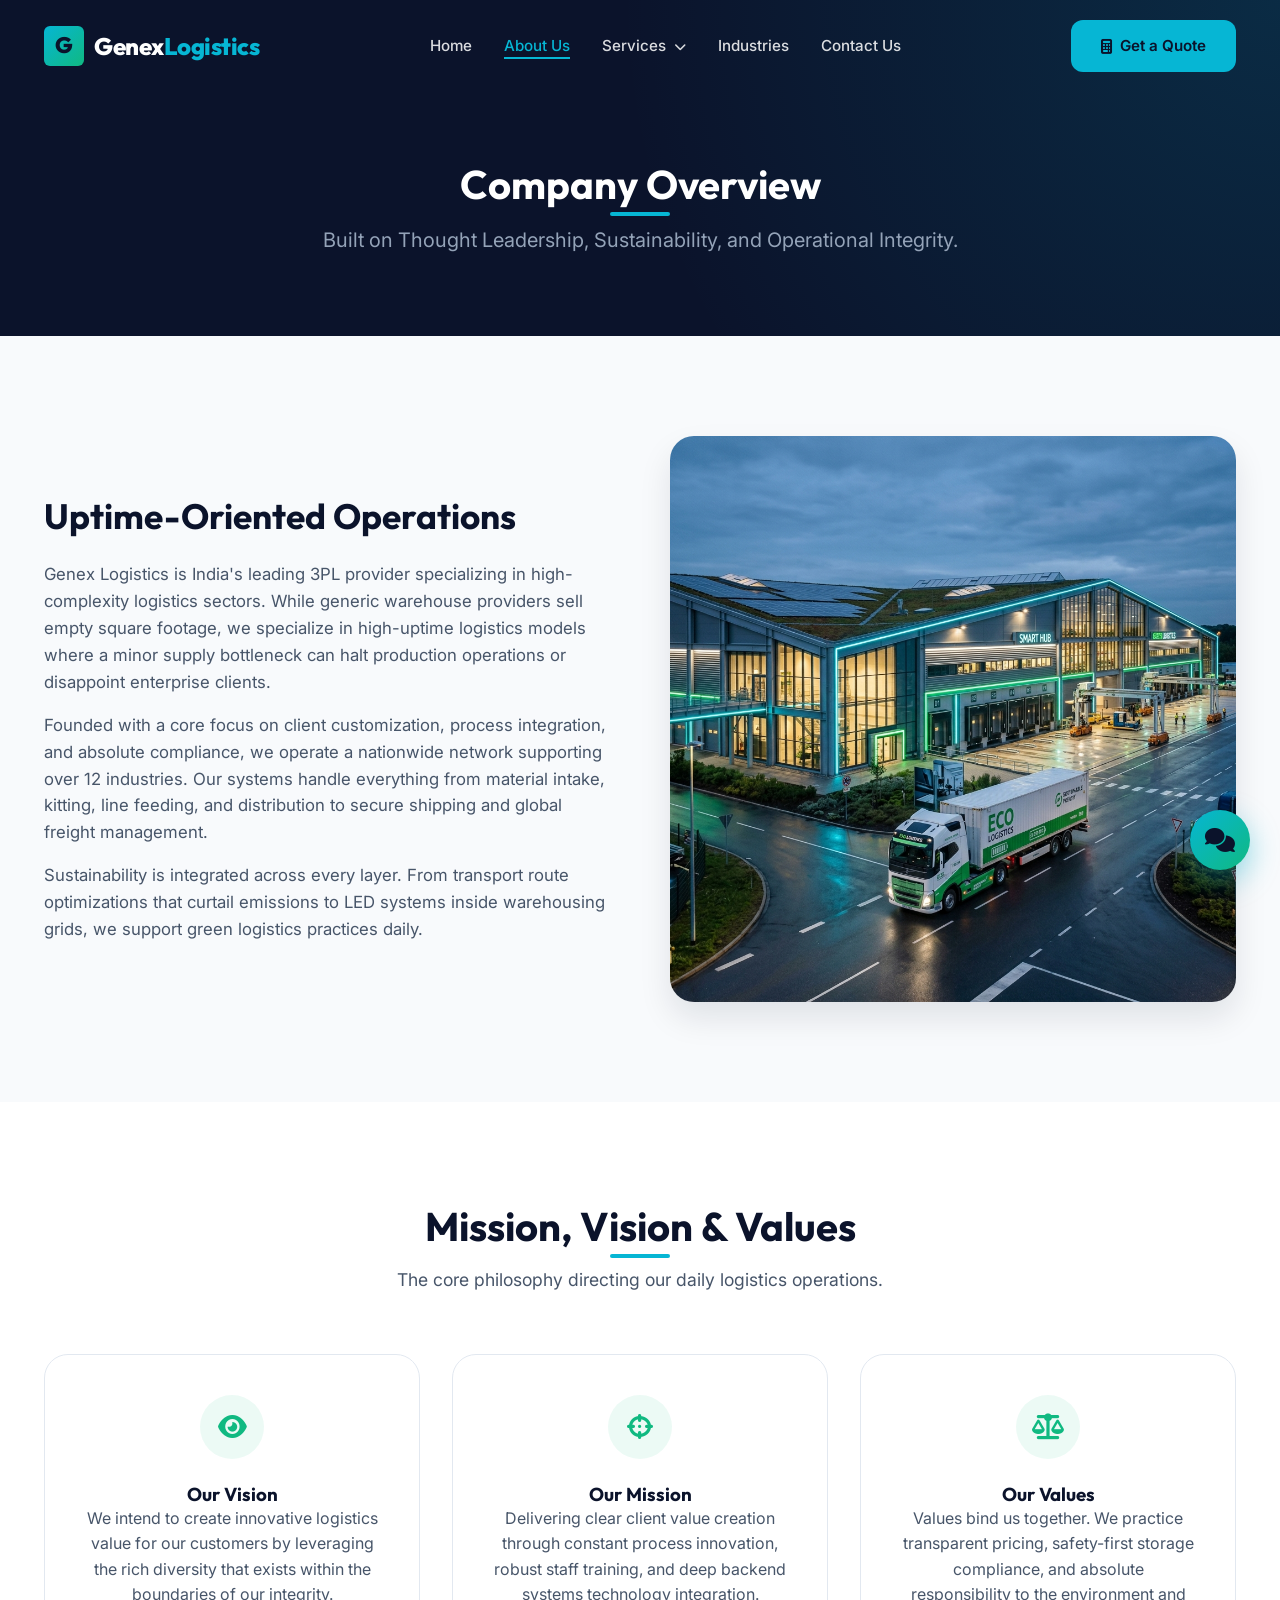
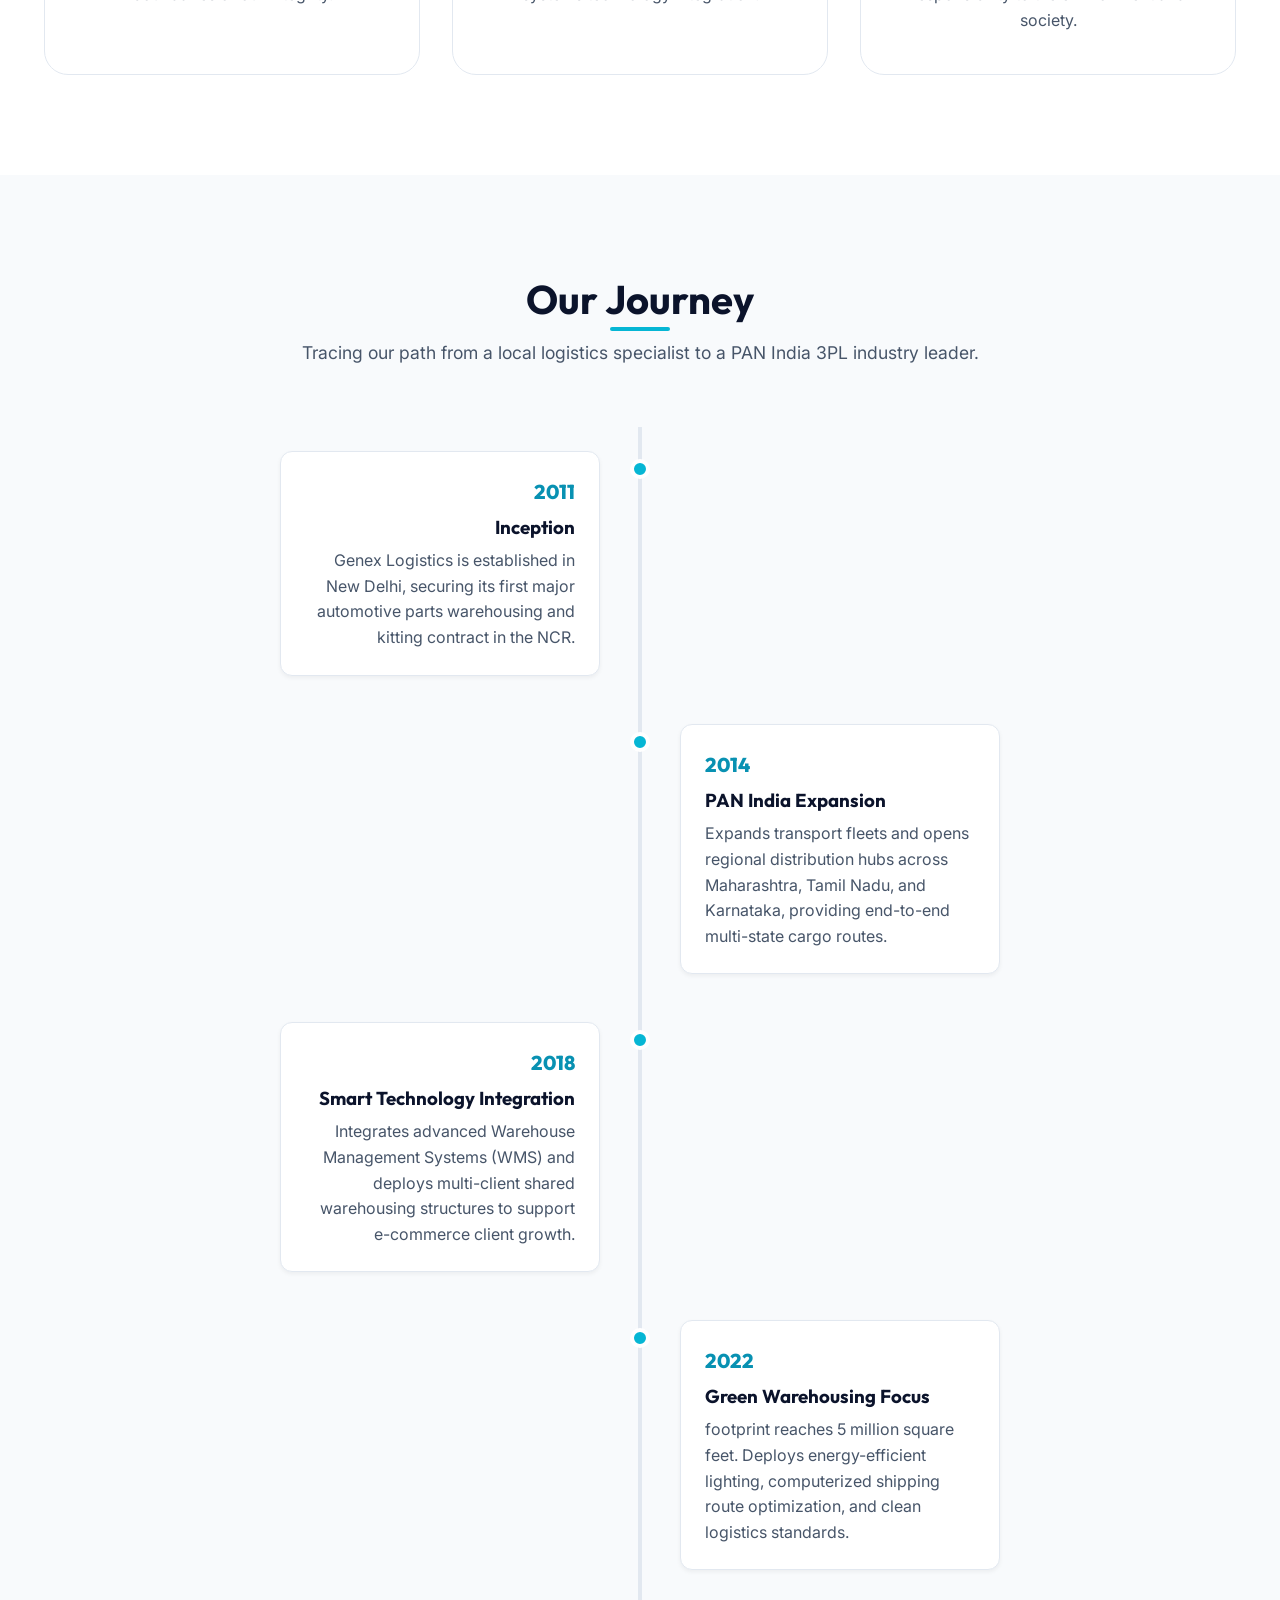
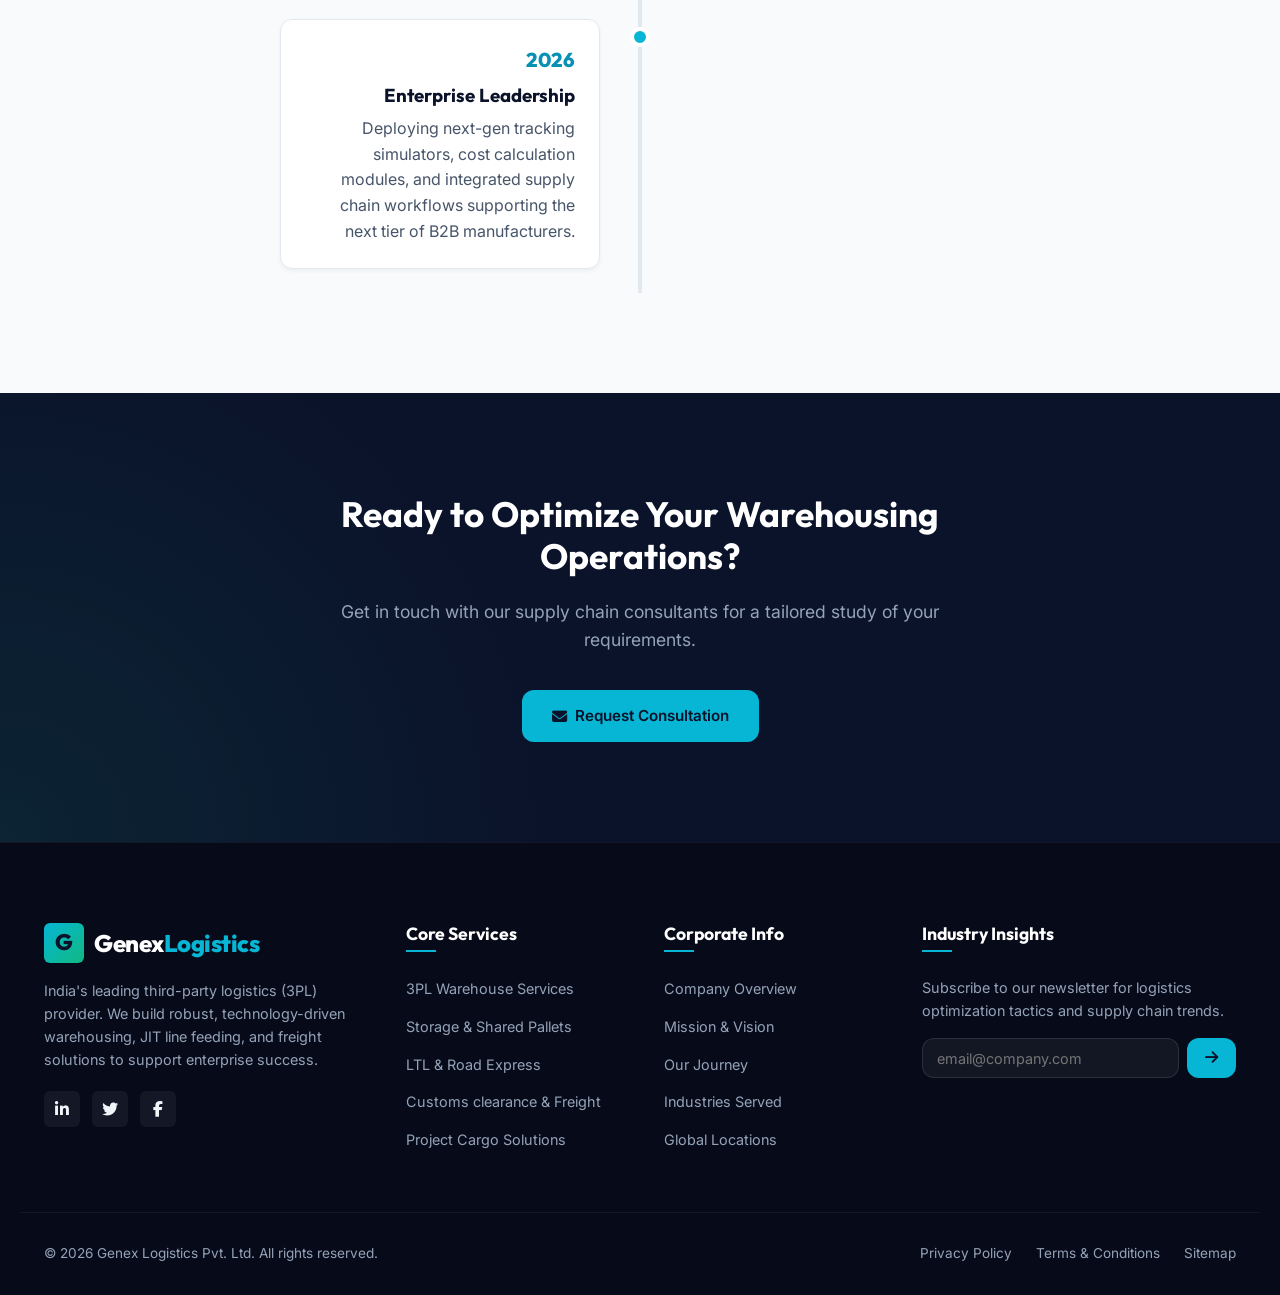
<file: about.html>
<!DOCTYPE html>
<html lang="en">
<head>
  <meta charset="UTF-8">
  <meta name="viewport" content="width=device-width, initial-scale=1.0">
  <meta name="description" content="Learn more about Genex Logistics - India's premier 3PL supply chain, warehousing provider, and forwarding network. Our values, mission, and journey.">
  <title>About Us | Genex Logistics | Corporate Profile & Values</title>
  
  <!-- Custom CSS -->
  <link rel="stylesheet" href="index.css">
  
  <!-- FontAwesome Icons -->
  <link rel="stylesheet" href="https://cdnjs.cloudflare.com/ajax/libs/font-awesome/6.4.0/css/all.min.css">
</head>
<body>

  <!-- --- HEADER NAVIGATION --- -->
  <header class="scrolled">
    <div class="container nav-container">
      <a href="index.html" class="logo">
        <div class="logo-icon">G</div>
        <div class="logo-text">Genex<span>Logistics</span></div>
      </a>
      
      <nav class="nav-links">
        <div class="nav-item">
          <a href="index.html" class="nav-link">Home</a>
        </div>
        <div class="nav-item">
          <a href="about.html" class="nav-link active">About Us</a>
        </div>
        <div class="nav-item">
          <a href="services.html" class="nav-link dropdown-trigger">Services <i class="fa-solid fa-chevron-down" style="font-size: 0.75rem; margin-left: 4px;"></i></a>
          <div class="nav-dropdown">
            <a href="services.html#3pl">3PL & Contract Logistics</a>
            <a href="services.html#warehousing">Shared Warehousing</a>
            <a href="services.html#distribution">Road Express & LTL</a>
            <a href="services.html#global">Global Air & Ocean Freight</a>
            <a href="services.html#project">Project Logistics & ODC</a>
          </div>
        </div>
        <div class="nav-item">
          <a href="industries.html" class="nav-link">Industries</a>
        </div>
        <div class="nav-item">
          <a href="contact.html" class="nav-link">Contact Us</a>
        </div>
      </nav>
      
      <div class="nav-cta">
        <a href="contact.html" class="btn btn-primary"><i class="fa-solid fa-calculator"></i> Get a Quote</a>
        <button class="mobile-toggle" aria-label="Toggle menu">
          <span></span>
          <span></span>
          <span></span>
        </button>
      </div>
    </div>
  </header>

  <!-- --- HERO SECTION ABOUT --- -->
  <section class="section section-alt" style="padding-top: 160px; padding-bottom: 80px; background-image: radial-gradient(circle at top right, rgba(6, 182, 212, 0.15), transparent 50%);">
    <div class="container">
      <div class="section-header animated fade-in-up" style="margin-bottom: 0;">
        <h2>Company Overview</h2>
        <p style="color: var(--text-muted); font-size: 1.25rem;">Built on Thought Leadership, Sustainability, and Operational Integrity.</p>
      </div>
    </div>
  </section>

  <!-- --- COMPANY INTRO --- -->
  <section class="section">
    <div class="container">
      <div style="display: grid; grid-template-columns: 1fr 1fr; gap: 60px; align-items: center;">
        <div class="animated slide-in-left">
          <h2 style="font-size: 2.2rem; margin-bottom: 24px; color: var(--primary);">Uptime-Oriented Operations</h2>
          <p style="color: var(--text-secondary); margin-bottom: 16px; font-size: 1.05rem;">Genex Logistics is India's leading 3PL provider specializing in high-complexity logistics sectors. While generic warehouse providers sell empty square footage, we specialize in high-uptime logistics models where a minor supply bottleneck can halt production operations or disappoint enterprise clients.</p>
          <p style="color: var(--text-secondary); margin-bottom: 16px; font-size: 1.05rem;">Founded with a core focus on client customization, process integration, and absolute compliance, we operate a nationwide network supporting over 12 industries. Our systems handle everything from material intake, kitting, line feeding, and distribution to secure shipping and global freight management.</p>
          <p style="color: var(--text-secondary); font-size: 1.05rem;">Sustainability is integrated across every layer. From transport route optimizations that curtail emissions to LED systems inside warehousing grids, we support green logistics practices daily.</p>
        </div>
        <div class="animated scale-up" data-delay="0.2s">
          <img src="logistics_hero.png" alt="Genex corporate warehousing space" style="border-radius: var(--radius-lg); box-shadow: var(--shadow-lg);">
        </div>
      </div>
    </div>
  </section>

  <!-- --- VISION, MISSION, VALUES --- -->
  <section class="section" style="background-color: var(--bg-white);" id="values">
    <div class="container">
      <div class="section-header animated fade-in-up">
        <h2>Mission, Vision & Values</h2>
        <p>The core philosophy directing our daily logistics operations.</p>
      </div>
      
      <div class="values-grid">
        <!-- Card 1 -->
        <div class="value-card animated fade-in-up" data-delay="0.1s">
          <div class="value-icon"><i class="fa-solid fa-eye"></i></div>
          <h3>Our Vision</h3>
          <p style="color: var(--text-secondary);">We intend to create innovative logistics value for our customers by leveraging the rich diversity that exists within the boundaries of our integrity.</p>
        </div>
        
        <!-- Card 2 -->
        <div class="value-card animated fade-in-up" data-delay="0.2s">
          <div class="value-icon"><i class="fa-solid fa-crosshairs"></i></div>
          <h3>Our Mission</h3>
          <p style="color: var(--text-secondary);">Delivering clear client value creation through constant process innovation, robust staff training, and deep backend systems technology integration.</p>
        </div>
        
        <!-- Card 3 -->
        <div class="value-card animated fade-in-up" data-delay="0.3s">
          <div class="value-icon"><i class="fa-solid fa-scale-balanced"></i></div>
          <h3>Our Values</h3>
          <p style="color: var(--text-secondary);">Values bind us together. We practice transparent pricing, safety-first storage compliance, and absolute responsibility to the environment and society.</p>
        </div>
      </div>
    </div>
  </section>

  <!-- --- OUR MILESTONES TIMELINE --- -->
  <section class="section" id="timeline">
    <div class="container">
      <div class="section-header animated fade-in-up">
        <h2>Our Journey</h2>
        <p>Tracing our path from a local logistics specialist to a PAN India 3PL industry leader.</p>
      </div>
      
      <div class="timeline">
        <!-- Item 1 -->
        <div class="timeline-item">
          <div class="timeline-dot"></div>
          <div class="timeline-card animated slide-in-left">
            <div class="timeline-year">2011</div>
            <h3 style="margin-bottom: 10px;">Inception</h3>
            <p style="color: var(--text-secondary);">Genex Logistics is established in New Delhi, securing its first major automotive parts warehousing and kitting contract in the NCR.</p>
          </div>
        </div>
        
        <!-- Item 2 -->
        <div class="timeline-item">
          <div class="timeline-dot"></div>
          <div class="timeline-card animated scale-up">
            <div class="timeline-year">2014</div>
            <h3 style="margin-bottom: 10px;">PAN India Expansion</h3>
            <p style="color: var(--text-secondary);">Expands transport fleets and opens regional distribution hubs across Maharashtra, Tamil Nadu, and Karnataka, providing end-to-end multi-state cargo routes.</p>
          </div>
        </div>
        
        <!-- Item 3 -->
        <div class="timeline-item">
          <div class="timeline-dot"></div>
          <div class="timeline-card animated slide-in-left">
            <div class="timeline-year">2018</div>
            <h3 style="margin-bottom: 10px;">Smart Technology Integration</h3>
            <p style="color: var(--text-secondary);">Integrates advanced Warehouse Management Systems (WMS) and deploys multi-client shared warehousing structures to support e-commerce client growth.</p>
          </div>
        </div>
        
        <!-- Item 4 -->
        <div class="timeline-item">
          <div class="timeline-dot"></div>
          <div class="timeline-card animated scale-up">
            <div class="timeline-year">2022</div>
            <h3 style="margin-bottom: 10px;">Green Warehousing Focus</h3>
            <p style="color: var(--text-secondary);"> footprint reaches 5 million square feet. Deploys energy-efficient lighting, computerized shipping route optimization, and clean logistics standards.</p>
          </div>
        </div>
        
        <!-- Item 5 -->
        <div class="timeline-item">
          <div class="timeline-dot"></div>
          <div class="timeline-card animated slide-in-left">
            <div class="timeline-year">2026</div>
            <h3 style="margin-bottom: 10px;">Enterprise Leadership</h3>
            <p style="color: var(--text-secondary);">Deploying next-gen tracking simulators, cost calculation modules, and integrated supply chain workflows supporting the next tier of B2B manufacturers.</p>
          </div>
        </div>
      </div>
    </div>
  </section>

  <!-- --- CALL TO ACTION --- -->
  <section class="section section-alt text-center" style="text-align: center; background-image: radial-gradient(circle at bottom left, rgba(16, 185, 129, 0.1), transparent 40%);">
    <div class="container" style="max-width: 700px;">
      <h2 style="font-size: 2.2rem; margin-bottom: 20px; color: var(--bg-white);">Ready to Optimize Your Warehousing Operations?</h2>
      <p style="color: var(--text-muted); margin-bottom: 36px; font-size: 1.1rem;">Get in touch with our supply chain consultants for a tailored study of your requirements.</p>
      <a href="contact.html" class="btn btn-primary"><i class="fa-solid fa-envelope"></i> Request Consultation</a>
    </div>
  </section>

  <!-- --- FOOTER --- -->
  <footer>
    <div class="container footer-grid">
      <div class="footer-col footer-about">
        <a href="index.html" class="logo">
          <div class="logo-icon">G</div>
          <div class="logo-text">Genex<span>Logistics</span></div>
        </a>
        <p>India's leading third-party logistics (3PL) provider. We build robust, technology-driven warehousing, JIT line feeding, and freight solutions to support enterprise success.</p>
        <div class="social-links">
          <a href="#" class="social-btn" aria-label="LinkedIn"><i class="fa-brands fa-linkedin-in"></i></a>
          <a href="#" class="social-btn" aria-label="Twitter"><i class="fa-brands fa-twitter"></i></a>
          <a href="#" class="social-btn" aria-label="Facebook"><i class="fa-brands fa-facebook-f"></i></a>
        </div>
      </div>
      
      <div class="footer-col">
        <h4>Core Services</h4>
        <ul class="footer-links-list">
          <li><a href="services.html#3pl">3PL Warehouse Services</a></li>
          <li><a href="services.html#warehousing">Storage & Shared Pallets</a></li>
          <li><a href="services.html#distribution">LTL & Road Express</a></li>
          <li><a href="services.html#global">Customs clearance & Freight</a></li>
          <li><a href="services.html#project">Project Cargo Solutions</a></li>
        </ul>
      </div>
      
      <div class="footer-col">
        <h4>Corporate Info</h4>
        <ul class="footer-links-list">
          <li><a href="about.html">Company Overview</a></li>
          <li><a href="about.html#values">Mission & Vision</a></li>
          <li><a href="about.html#timeline">Our Journey</a></li>
          <li><a href="industries.html">Industries Served</a></li>
          <li><a href="contact.html">Global Locations</a></li>
        </ul>
      </div>
      
      <div class="footer-col footer-newsletter">
        <h4>Industry Insights</h4>
        <p>Subscribe to our newsletter for logistics optimization tactics and supply chain trends.</p>
        <form class="newsletter-form">
          <input type="email" placeholder="email@company.com" class="form-control" required style="background-color: rgba(255, 255, 255, 0.05); border-color: rgba(255, 255, 255, 0.1); color: var(--text-light);">
          <button type="submit" class="btn btn-primary" aria-label="Subscribe"><i class="fa-solid fa-arrow-right"></i></button>
        </form>
      </div>
    </div>
    
    <div class="container footer-bottom">
      <p>&copy; 2026 Genex Logistics Pvt. Ltd. All rights reserved.</p>
      <div class="footer-bottom-links">
        <a href="#">Privacy Policy</a>
        <a href="#">Terms & Conditions</a>
        <a href="#">Sitemap</a>
      </div>
    </div>
  </footer>

  <!-- Main JavaScript & Analytics Tracker -->
  <script src="tracker.js"></script>
  <script src="index.js"></script>
</body>
</html>
</file>
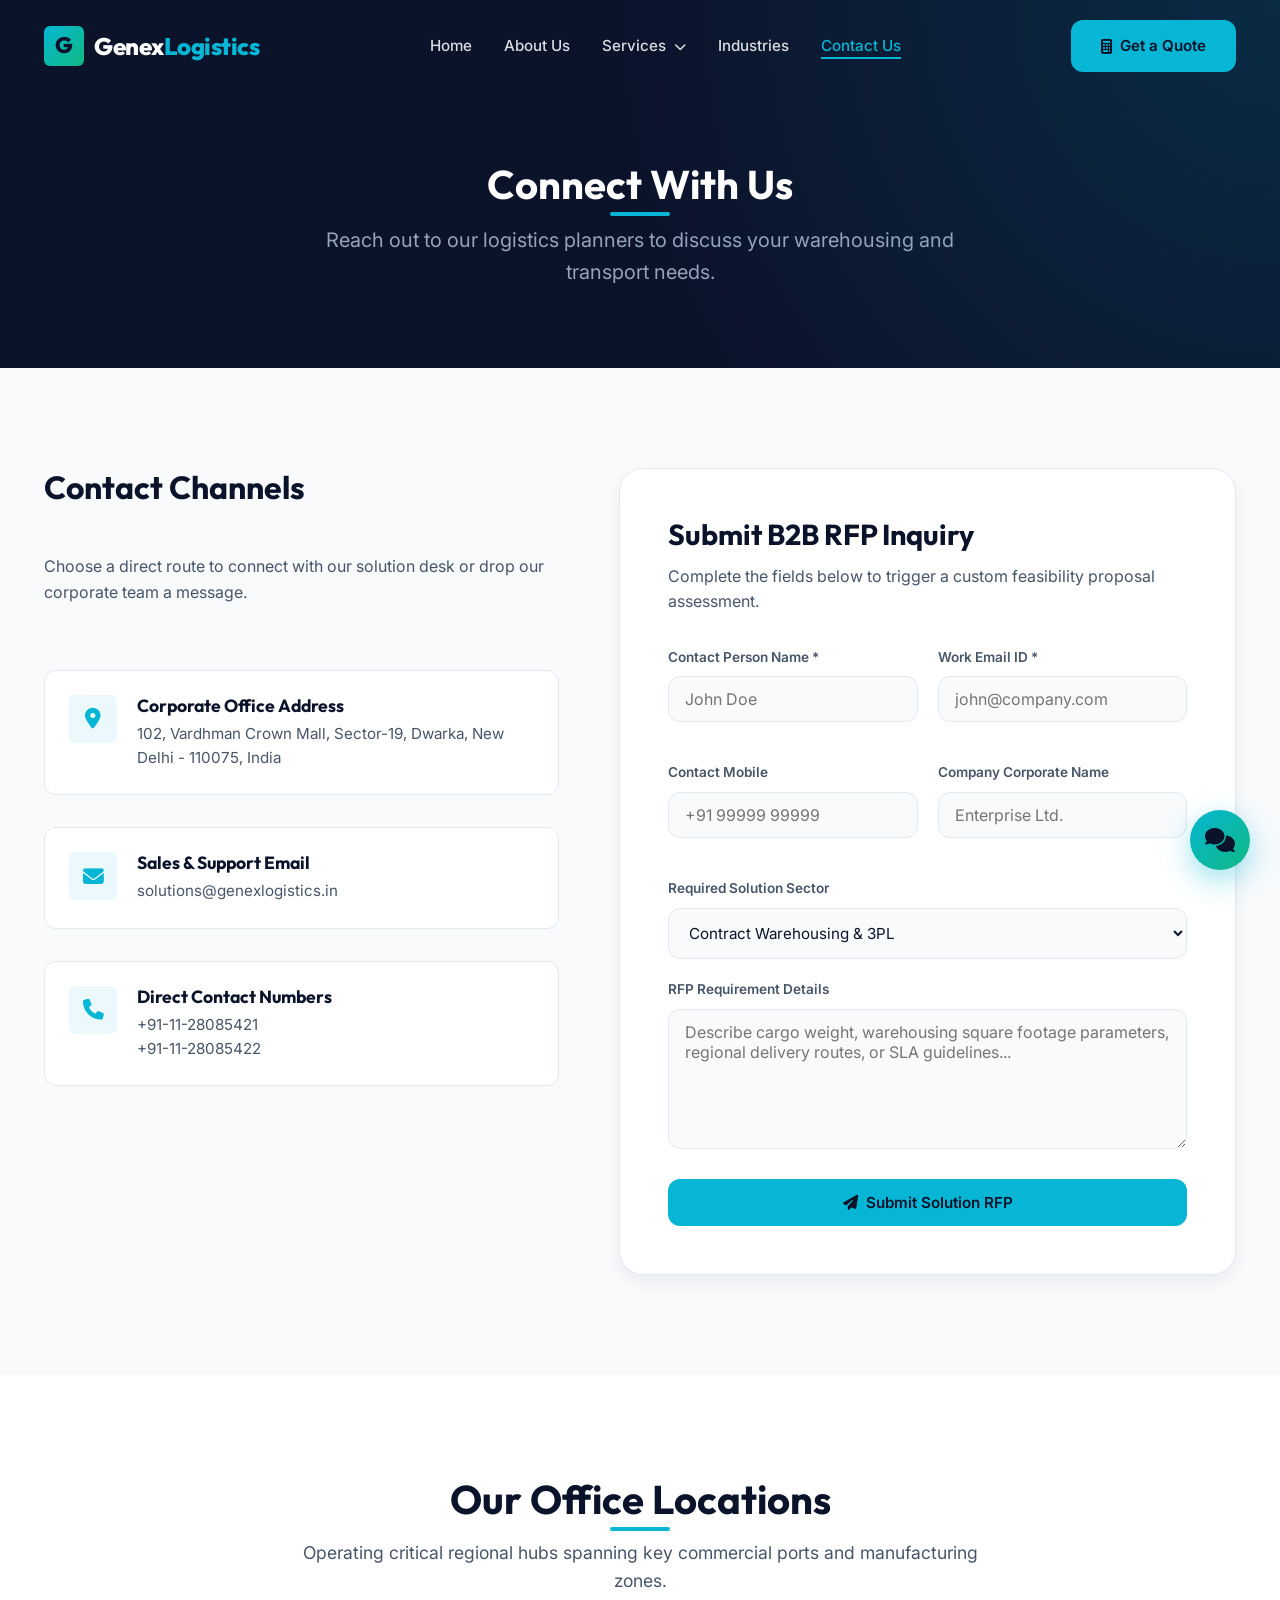
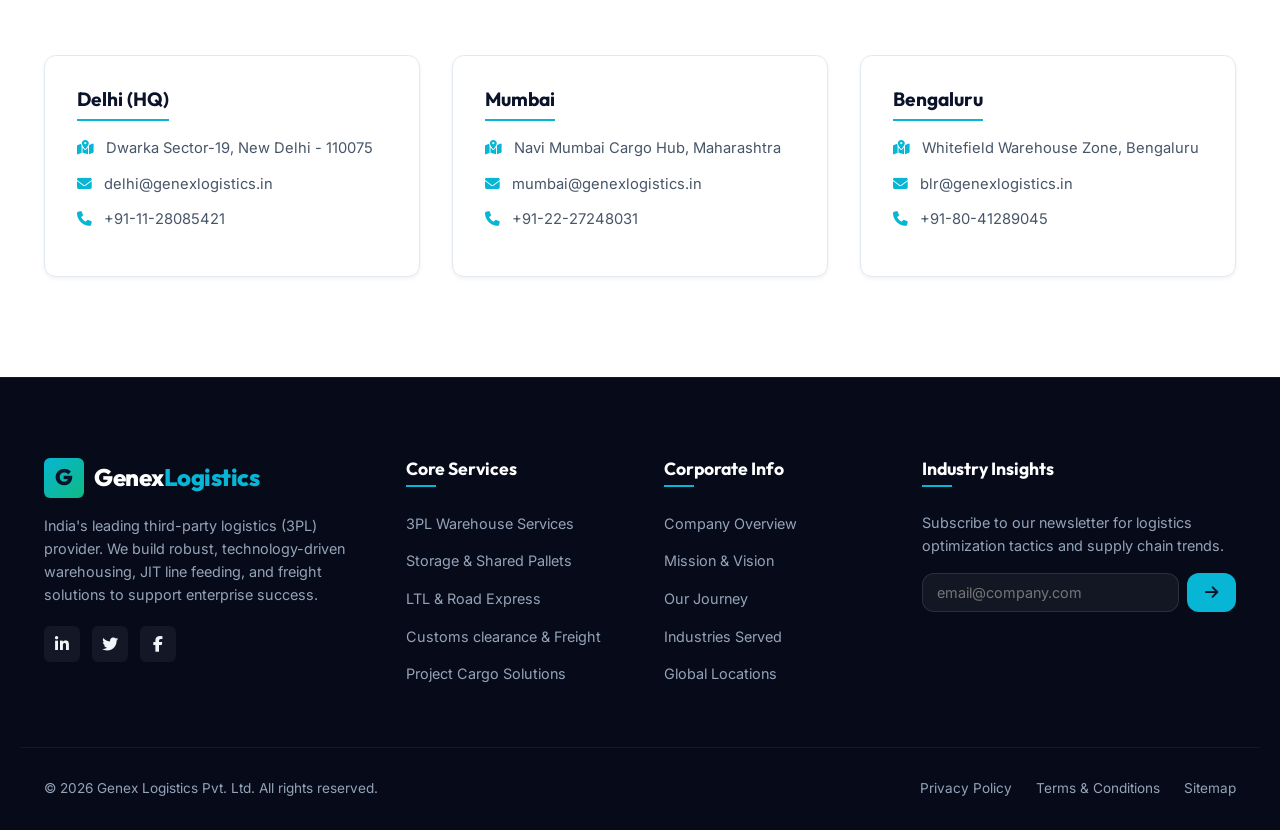
<file: contact.html>
<!DOCTYPE html>
<html lang="en">
<head>
  <meta charset="UTF-8">
  <meta name="viewport" content="width=device-width, initial-scale=1.0">
  <meta name="description" content="Get in touch with Genex Logistics. Contact our Delhi corporate office or find regional warehousing hubs in Mumbai, Chennai, and Bengaluru.">
  <title>Contact Us | Genex Logistics | Office Locations & Inquiries</title>
  
  <!-- Custom CSS -->
  <link rel="stylesheet" href="index.css">
  
  <!-- FontAwesome Icons -->
  <link rel="stylesheet" href="https://cdnjs.cloudflare.com/ajax/libs/font-awesome/6.4.0/css/all.min.css">
</head>
<body>

  <!-- --- HEADER NAVIGATION --- -->
  <header class="scrolled">
    <div class="container nav-container">
      <a href="index.html" class="logo">
        <div class="logo-icon">G</div>
        <div class="logo-text">Genex<span>Logistics</span></div>
      </a>
      
      <nav class="nav-links">
        <div class="nav-item">
          <a href="index.html" class="nav-link">Home</a>
        </div>
        <div class="nav-item">
          <a href="about.html" class="nav-link">About Us</a>
        </div>
        <div class="nav-item">
          <a href="services.html" class="nav-link dropdown-trigger">Services <i class="fa-solid fa-chevron-down" style="font-size: 0.75rem; margin-left: 4px;"></i></a>
          <div class="nav-dropdown">
            <a href="services.html#3pl">3PL & Contract Logistics</a>
            <a href="services.html#warehousing">Shared Warehousing</a>
            <a href="services.html#distribution">Road Express & LTL</a>
            <a href="services.html#global">Global Air & Ocean Freight</a>
            <a href="services.html#project">Project Logistics & ODC</a>
          </div>
        </div>
        <div class="nav-item">
          <a href="industries.html" class="nav-link">Industries</a>
        </div>
        <div class="nav-item">
          <a href="contact.html" class="nav-link active">Contact Us</a>
        </div>
      </nav>
      
      <div class="nav-cta">
        <a href="contact.html" class="btn btn-primary"><i class="fa-solid fa-calculator"></i> Get a Quote</a>
        <button class="mobile-toggle" aria-label="Toggle menu">
          <span></span>
          <span></span>
          <span></span>
        </button>
      </div>
    </div>
  </header>

  <!-- --- HERO SECTION CONTACT --- -->
  <section class="section section-alt" style="padding-top: 160px; padding-bottom: 80px; background-image: radial-gradient(circle at top right, rgba(6, 182, 212, 0.15), transparent 50%);">
    <div class="container">
      <div class="section-header animated fade-in-up" style="margin-bottom: 0;">
        <h2>Connect With Us</h2>
        <p style="color: var(--text-muted); font-size: 1.25rem;">Reach out to our logistics planners to discuss your warehousing and transport needs.</p>
      </div>
    </div>
  </section>

  <!-- --- CONTACT FORM & DETAIL GRID --- -->
  <section class="section">
    <div class="container contact-grid">
      <!-- Info Column -->
      <div class="contact-info-block animated slide-in-left">
        <h2 style="font-size: 2rem; margin-bottom: 16px; color: var(--primary);">Contact Channels</h2>
        <p style="color: var(--text-secondary); margin-bottom: 32px;">Choose a direct route to connect with our solution desk or drop our corporate team a message.</p>
        
        <div class="contact-card">
          <div class="contact-card-icon"><i class="fa-solid fa-location-dot"></i></div>
          <div class="contact-card-detail">
            <h3>Corporate Office Address</h3>
            <p>102, Vardhman Crown Mall, Sector-19, Dwarka, New Delhi - 110075, India</p>
          </div>
        </div>

        <div class="contact-card">
          <div class="contact-card-icon"><i class="fa-solid fa-envelope"></i></div>
          <div class="contact-card-detail">
            <h3>Sales & Support Email</h3>
            <p>solutions@genexlogistics.in</p>
          </div>
        </div>

        <div class="contact-card">
          <div class="contact-card-icon"><i class="fa-solid fa-phone"></i></div>
          <div class="contact-card-detail">
            <h3>Direct Contact Numbers</h3>
            <p>+91-11-28085421<br>+91-11-28085422</p>
          </div>
        </div>
      </div>
      
      <!-- Inquiry Card -->
      <div class="contact-form-card animated scale-up">
        <h2>Submit B2B RFP Inquiry</h2>
        <p>Complete the fields below to trigger a custom feasibility proposal assessment.</p>
        
        <form id="contact-inquiry-form">
          <div class="form-row">
            <div class="form-group">
              <label for="form-name">Contact Person Name *</label>
              <input type="text" id="form-name" placeholder="John Doe" class="form-control" required>
            </div>
            <div class="form-group">
              <label for="form-email">Work Email ID *</label>
              <input type="email" id="form-email" placeholder="john@company.com" class="form-control" required>
            </div>
          </div>
          
          <div class="form-row">
            <div class="form-group">
              <label for="form-phone">Contact Mobile</label>
              <input type="tel" id="form-phone" placeholder="+91 99999 99999" class="form-control">
            </div>
            <div class="form-group">
              <label for="form-company">Company Corporate Name</label>
              <input type="text" id="form-company" placeholder="Enterprise Ltd." class="form-control">
            </div>
          </div>
          
          <div class="form-group">
            <label for="form-service">Required Solution Sector</label>
            <select id="form-service" class="form-select">
              <option value="contract-3pl">Contract Warehousing & 3PL</option>
              <option value="road-express">Road Freight & LTL Distribution</option>
              <option value="forwarding">Sea / Air Forwarding & Customs</option>
              <option value="project-cargo">Project Cargo Handling</option>
            </select>
          </div>
          
          <div class="form-group">
            <label for="form-details">RFP Requirement Details</label>
            <textarea id="form-details" placeholder="Describe cargo weight, warehousing square footage parameters, regional delivery routes, or SLA guidelines..." class="form-control" style="min-height: 140px;"></textarea>
          </div>
          
          <button type="submit" class="btn btn-primary" style="width: 100%; margin-top: 10px;"><i class="fa-solid fa-paper-plane"></i> Submit Solution RFP</button>
        </form>
      </div>
    </div>
  </section>

  <!-- --- REGIONAL OFFICE LOCATIONS GRID --- -->
  <section class="section" style="background-color: var(--bg-white);">
    <div class="container">
      <div class="section-header animated fade-in-up">
        <h2>Our Office Locations</h2>
        <p>Operating critical regional hubs spanning key commercial ports and manufacturing zones.</p>
      </div>
      
      <div class="offices-grid">
        <!-- Office 1 -->
        <div class="office-card animated fade-in-up" data-delay="0.1s">
          <h3>Delhi (HQ)</h3>
          <p><i class="fa-solid fa-map-location-dot" style="margin-right: 8px; color: var(--accent);"></i> Dwarka Sector-19, New Delhi - 110075</p>
          <p><i class="fa-solid fa-envelope" style="margin-right: 8px; color: var(--accent);"></i> delhi@genexlogistics.in</p>
          <p><i class="fa-solid fa-phone" style="margin-right: 8px; color: var(--accent);"></i> +91-11-28085421</p>
        </div>
        
        <!-- Office 2 -->
        <div class="office-card animated fade-in-up" data-delay="0.2s">
          <h3>Mumbai</h3>
          <p><i class="fa-solid fa-map-location-dot" style="margin-right: 8px; color: var(--accent);"></i> Navi Mumbai Cargo Hub, Maharashtra</p>
          <p><i class="fa-solid fa-envelope" style="margin-right: 8px; color: var(--accent);"></i> mumbai@genexlogistics.in</p>
          <p><i class="fa-solid fa-phone" style="margin-right: 8px; color: var(--accent);"></i> +91-22-27248031</p>
        </div>

        <!-- Office 3 -->
        <div class="office-card animated fade-in-up" data-delay="0.3s">
          <h3>Bengaluru</h3>
          <p><i class="fa-solid fa-map-location-dot" style="margin-right: 8px; color: var(--accent);"></i> Whitefield Warehouse Zone, Bengaluru</p>
          <p><i class="fa-solid fa-envelope" style="margin-right: 8px; color: var(--accent);"></i> blr@genexlogistics.in</p>
          <p><i class="fa-solid fa-phone" style="margin-right: 8px; color: var(--accent);"></i> +91-80-41289045</p>
        </div>
      </div>
    </div>
  </section>

  <!-- --- FOOTER --- -->
  <footer>
    <div class="container footer-grid">
      <div class="footer-col footer-about">
        <a href="index.html" class="logo">
          <div class="logo-icon">G</div>
          <div class="logo-text">Genex<span>Logistics</span></div>
        </a>
        <p>India's leading third-party logistics (3PL) provider. We build robust, technology-driven warehousing, JIT line feeding, and freight solutions to support enterprise success.</p>
        <div class="social-links">
          <a href="#" class="social-btn" aria-label="LinkedIn"><i class="fa-brands fa-linkedin-in"></i></a>
          <a href="#" class="social-btn" aria-label="Twitter"><i class="fa-brands fa-twitter"></i></a>
          <a href="#" class="social-btn" aria-label="Facebook"><i class="fa-brands fa-facebook-f"></i></a>
        </div>
      </div>
      
      <div class="footer-col">
        <h4>Core Services</h4>
        <ul class="footer-links-list">
          <li><a href="services.html#3pl">3PL Warehouse Services</a></li>
          <li><a href="services.html#warehousing">Storage & Shared Pallets</a></li>
          <li><a href="services.html#distribution">LTL & Road Express</a></li>
          <li><a href="services.html#global">Customs clearance & Freight</a></li>
          <li><a href="services.html#project">Project Cargo Solutions</a></li>
        </ul>
      </div>
      
      <div class="footer-col">
        <h4>Corporate Info</h4>
        <ul class="footer-links-list">
          <li><a href="about.html">Company Overview</a></li>
          <li><a href="about.html#values">Mission & Vision</a></li>
          <li><a href="about.html#timeline">Our Journey</a></li>
          <li><a href="industries.html">Industries Served</a></li>
          <li><a href="contact.html">Global Locations</a></li>
        </ul>
      </div>
      
      <div class="footer-col footer-newsletter">
        <h4>Industry Insights</h4>
        <p>Subscribe to our newsletter for logistics optimization tactics and supply chain trends.</p>
        <form class="newsletter-form">
          <input type="email" placeholder="email@company.com" class="form-control" required style="background-color: rgba(255, 255, 255, 0.05); border-color: rgba(255, 255, 255, 0.1); color: var(--text-light);">
          <button type="submit" class="btn btn-primary" aria-label="Subscribe"><i class="fa-solid fa-arrow-right"></i></button>
        </form>
      </div>
    </div>
    
    <div class="container footer-bottom">
      <p>&copy; 2026 Genex Logistics Pvt. Ltd. All rights reserved.</p>
      <div class="footer-bottom-links">
        <a href="#">Privacy Policy</a>
        <a href="#">Terms & Conditions</a>
        <a href="#">Sitemap</a>
      </div>
    </div>
  </footer>

  <!-- Main JavaScript & Analytics Tracker -->
  <script src="tracker.js"></script>
  <script src="index.js"></script>
</body>
</html>
</file>
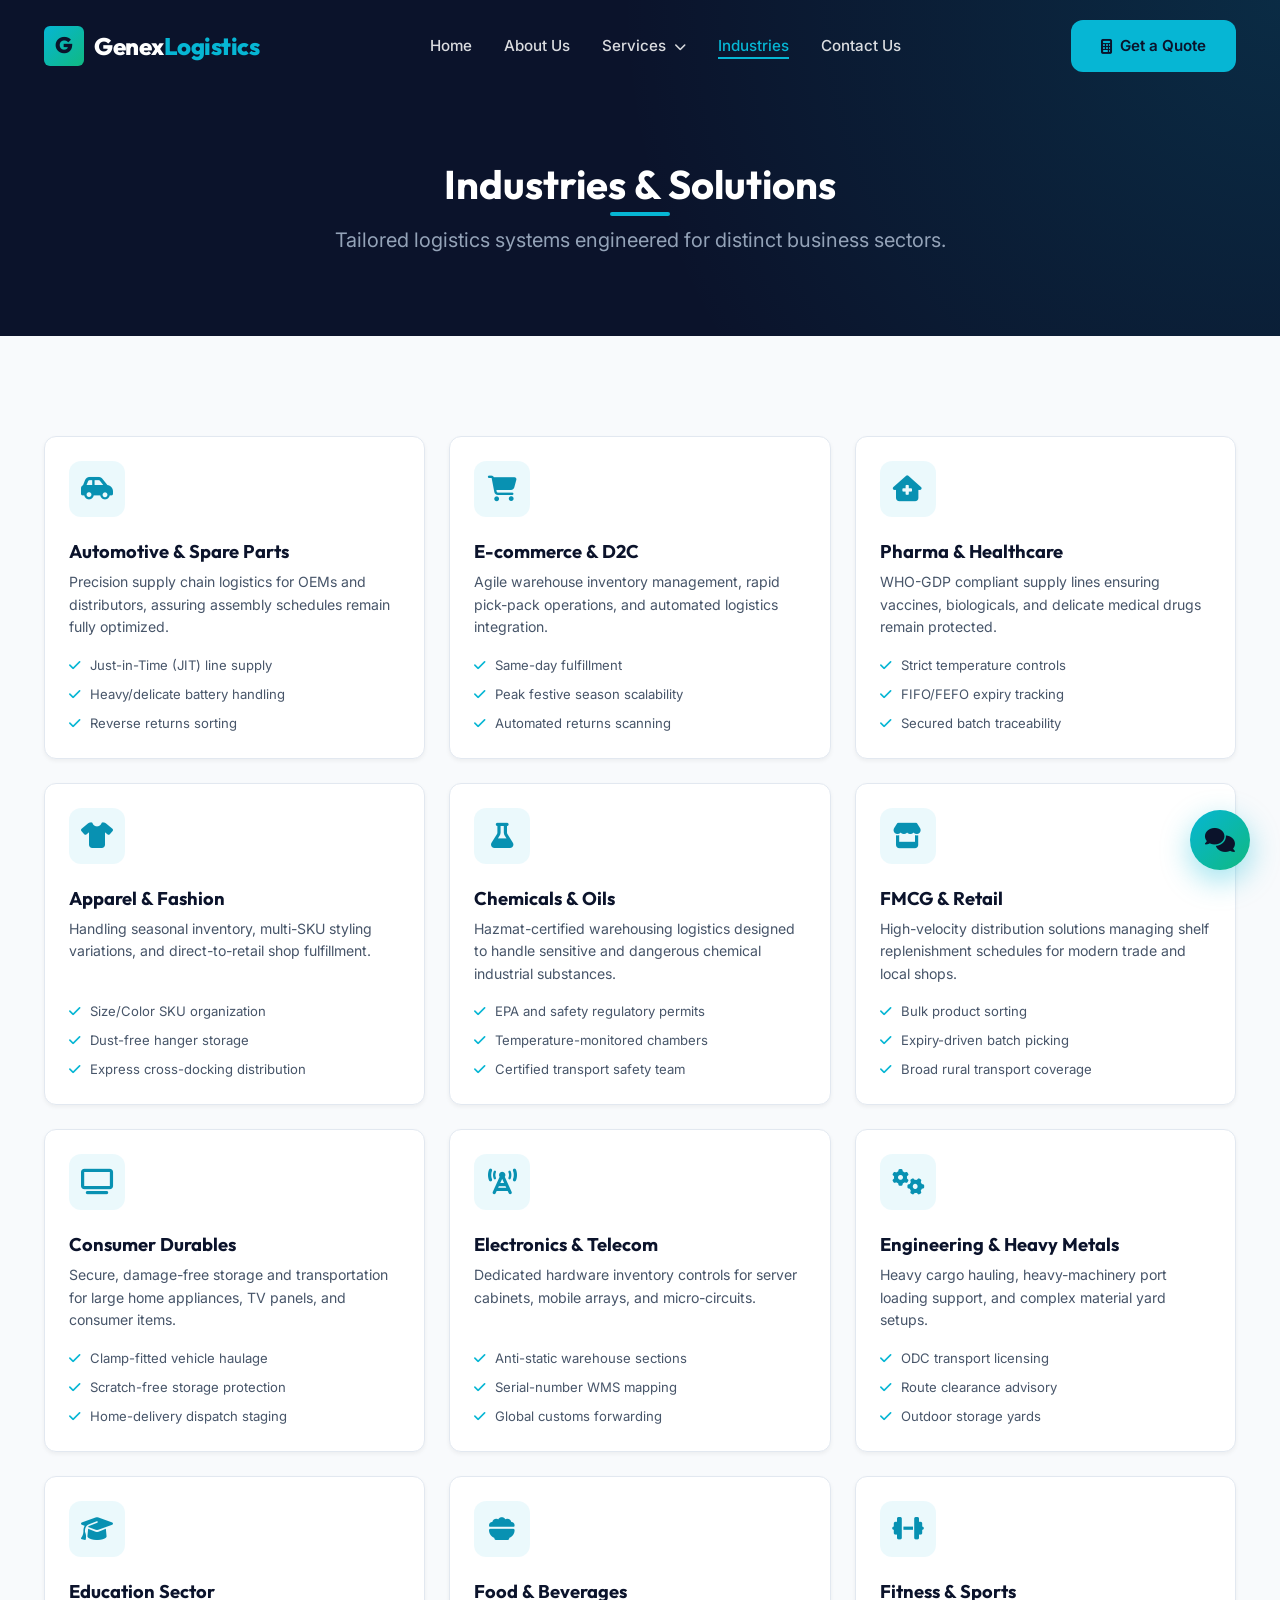
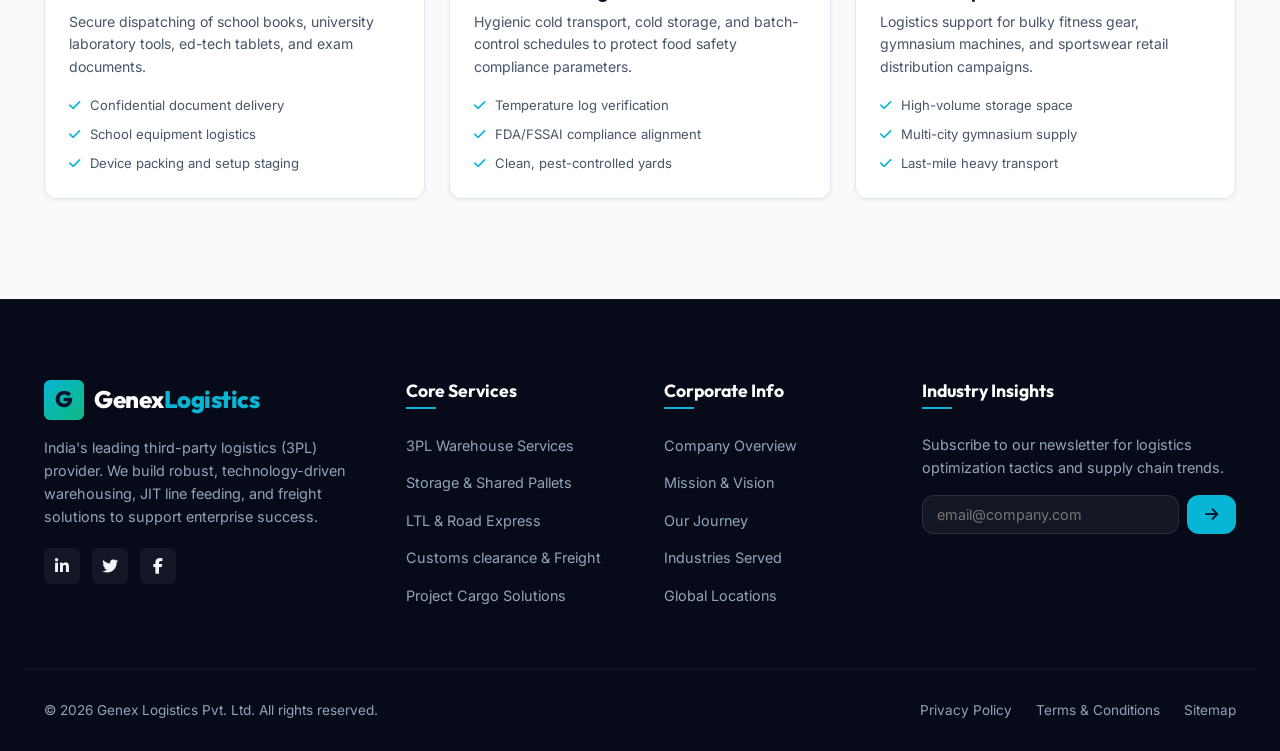
<file: industries.html>
<!DOCTYPE html>
<html lang="en">
<head>
  <meta charset="UTF-8">
  <meta name="viewport" content="width=device-width, initial-scale=1.0">
  <meta name="description" content="Explore custom supply chain solutions for the 12 key industries Genex Logistics serves: Auto, E-commerce, Pharma, Chemicals, Retail, and more.">
  <title>Industries We Serve | Genex Logistics | Specialized B2B Supply Chains</title>
  
  <!-- Custom CSS -->
  <link rel="stylesheet" href="index.css">
  
  <!-- FontAwesome Icons -->
  <link rel="stylesheet" href="https://cdnjs.cloudflare.com/ajax/libs/font-awesome/6.4.0/css/all.min.css">
</head>
<body>

  <!-- --- HEADER NAVIGATION --- -->
  <header class="scrolled">
    <div class="container nav-container">
      <a href="index.html" class="logo">
        <div class="logo-icon">G</div>
        <div class="logo-text">Genex<span>Logistics</span></div>
      </a>
      
      <nav class="nav-links">
        <div class="nav-item">
          <a href="index.html" class="nav-link">Home</a>
        </div>
        <div class="nav-item">
          <a href="about.html" class="nav-link">About Us</a>
        </div>
        <div class="nav-item">
          <a href="services.html" class="nav-link dropdown-trigger">Services <i class="fa-solid fa-chevron-down" style="font-size: 0.75rem; margin-left: 4px;"></i></a>
          <div class="nav-dropdown">
            <a href="services.html#3pl">3PL & Contract Logistics</a>
            <a href="services.html#warehousing">Shared Warehousing</a>
            <a href="services.html#distribution">Road Express & LTL</a>
            <a href="services.html#global">Global Air & Ocean Freight</a>
            <a href="services.html#project">Project Logistics & ODC</a>
          </div>
        </div>
        <div class="nav-item">
          <a href="industries.html" class="nav-link active">Industries</a>
        </div>
        <div class="nav-item">
          <a href="contact.html" class="nav-link">Contact Us</a>
        </div>
      </nav>
      
      <div class="nav-cta">
        <a href="contact.html" class="btn btn-primary"><i class="fa-solid fa-calculator"></i> Get a Quote</a>
        <button class="mobile-toggle" aria-label="Toggle menu">
          <span></span>
          <span></span>
          <span></span>
        </button>
      </div>
    </div>
  </header>

  <!-- --- HERO SECTION INDUSTRIES --- -->
  <section class="section section-alt" style="padding-top: 160px; padding-bottom: 80px; background-image: radial-gradient(circle at top right, rgba(6, 182, 212, 0.15), transparent 50%);">
    <div class="container">
      <div class="section-header animated fade-in-up" style="margin-bottom: 0;">
        <h2>Industries & Solutions</h2>
        <p style="color: var(--text-muted); font-size: 1.25rem;">Tailored logistics systems engineered for distinct business sectors.</p>
      </div>
    </div>
  </section>

  <!-- --- 12 INDUSTRIES GRID --- -->
  <section class="section">
    <div class="container">
      <div class="services-grid" style="grid-template-columns: repeat(3, 1fr);">
        
        <!-- Industry 1: Auto -->
        <div class="service-card animated fade-in-up" style="padding: 24px;">
          <div class="service-icon"><i class="fa-solid fa-car-side"></i></div>
          <h3 style="font-size: 1.15rem; margin-bottom: 8px;">Automotive & Spare Parts</h3>
          <p style="font-size: 0.88rem; margin-bottom: 16px;">Precision supply chain logistics for OEMs and distributors, assuring assembly schedules remain fully optimized.</p>
          <ul style="font-size: 0.82rem; color: var(--text-secondary); display: flex; flex-direction: column; gap: 8px;">
            <li><i class="fa-solid fa-check" style="color: var(--accent); margin-right: 6px;"></i> Just-in-Time (JIT) line supply</li>
            <li><i class="fa-solid fa-check" style="color: var(--accent); margin-right: 6px;"></i> Heavy/delicate battery handling</li>
            <li><i class="fa-solid fa-check" style="color: var(--accent); margin-right: 6px;"></i> Reverse returns sorting</li>
          </ul>
        </div>

        <!-- Industry 2: E-commerce -->
        <div class="service-card animated fade-in-up" style="padding: 24px;">
          <div class="service-icon"><i class="fa-solid fa-cart-shopping"></i></div>
          <h3 style="font-size: 1.15rem; margin-bottom: 8px;">E-commerce & D2C</h3>
          <p style="font-size: 0.88rem; margin-bottom: 16px;">Agile warehouse inventory management, rapid pick-pack operations, and automated logistics integration.</p>
          <ul style="font-size: 0.82rem; color: var(--text-secondary); display: flex; flex-direction: column; gap: 8px;">
            <li><i class="fa-solid fa-check" style="color: var(--accent); margin-right: 6px;"></i> Same-day fulfillment</li>
            <li><i class="fa-solid fa-check" style="color: var(--accent); margin-right: 6px;"></i> Peak festive season scalability</li>
            <li><i class="fa-solid fa-check" style="color: var(--accent); margin-right: 6px;"></i> Automated returns scanning</li>
          </ul>
        </div>

        <!-- Industry 3: Pharma -->
        <div class="service-card animated fade-in-up" style="padding: 24px;">
          <div class="service-icon"><i class="fa-solid fa-house-medical"></i></div>
          <h3 style="font-size: 1.15rem; margin-bottom: 8px;">Pharma & Healthcare</h3>
          <p style="font-size: 0.88rem; margin-bottom: 16px;">WHO-GDP compliant supply lines ensuring vaccines, biologicals, and delicate medical drugs remain protected.</p>
          <ul style="font-size: 0.82rem; color: var(--text-secondary); display: flex; flex-direction: column; gap: 8px;">
            <li><i class="fa-solid fa-check" style="color: var(--accent); margin-right: 6px;"></i> Strict temperature controls</li>
            <li><i class="fa-solid fa-check" style="color: var(--accent); margin-right: 6px;"></i> FIFO/FEFO expiry tracking</li>
            <li><i class="fa-solid fa-check" style="color: var(--accent); margin-right: 6px;"></i> Secured batch traceability</li>
          </ul>
        </div>

        <!-- Industry 4: Apparel & Fashion -->
        <div class="service-card animated fade-in-up" style="padding: 24px;">
          <div class="service-icon"><i class="fa-solid fa-shirt"></i></div>
          <h3 style="font-size: 1.15rem; margin-bottom: 8px;">Apparel & Fashion</h3>
          <p style="font-size: 0.88rem; margin-bottom: 16px;">Handling seasonal inventory, multi-SKU styling variations, and direct-to-retail shop fulfillment.</p>
          <ul style="font-size: 0.82rem; color: var(--text-secondary); display: flex; flex-direction: column; gap: 8px;">
            <li><i class="fa-solid fa-check" style="color: var(--accent); margin-right: 6px;"></i> Size/Color SKU organization</li>
            <li><i class="fa-solid fa-check" style="color: var(--accent); margin-right: 6px;"></i> Dust-free hanger storage</li>
            <li><i class="fa-solid fa-check" style="color: var(--accent); margin-right: 6px;"></i> Express cross-docking distribution</li>
          </ul>
        </div>

        <!-- Industry 5: Chemicals -->
        <div class="service-card animated fade-in-up" style="padding: 24px;">
          <div class="service-icon"><i class="fa-solid fa-flask"></i></div>
          <h3 style="font-size: 1.15rem; margin-bottom: 8px;">Chemicals & Oils</h3>
          <p style="font-size: 0.88rem; margin-bottom: 16px;">Hazmat-certified warehousing logistics designed to handle sensitive and dangerous chemical industrial substances.</p>
          <ul style="font-size: 0.82rem; color: var(--text-secondary); display: flex; flex-direction: column; gap: 8px;">
            <li><i class="fa-solid fa-check" style="color: var(--accent); margin-right: 6px;"></i> EPA and safety regulatory permits</li>
            <li><i class="fa-solid fa-check" style="color: var(--accent); margin-right: 6px;"></i> Temperature-monitored chambers</li>
            <li><i class="fa-solid fa-check" style="color: var(--accent); margin-right: 6px;"></i> Certified transport safety team</li>
          </ul>
        </div>

        <!-- Industry 6: FMCG -->
        <div class="service-card animated fade-in-up" style="padding: 24px;">
          <div class="service-icon"><i class="fa-solid fa-store"></i></div>
          <h3 style="font-size: 1.15rem; margin-bottom: 8px;">FMCG & Retail</h3>
          <p style="font-size: 0.88rem; margin-bottom: 16px;">High-velocity distribution solutions managing shelf replenishment schedules for modern trade and local shops.</p>
          <ul style="font-size: 0.82rem; color: var(--text-secondary); display: flex; flex-direction: column; gap: 8px;">
            <li><i class="fa-solid fa-check" style="color: var(--accent); margin-right: 6px;"></i> Bulk product sorting</li>
            <li><i class="fa-solid fa-check" style="color: var(--accent); margin-right: 6px;"></i> Expiry-driven batch picking</li>
            <li><i class="fa-solid fa-check" style="color: var(--accent); margin-right: 6px;"></i> Broad rural transport coverage</li>
          </ul>
        </div>

        <!-- Industry 7: Consumer Durables -->
        <div class="service-card animated fade-in-up" style="padding: 24px;">
          <div class="service-icon"><i class="fa-solid fa-tv"></i></div>
          <h3 style="font-size: 1.15rem; margin-bottom: 8px;">Consumer Durables</h3>
          <p style="font-size: 0.88rem; margin-bottom: 16px;">Secure, damage-free storage and transportation for large home appliances, TV panels, and consumer items.</p>
          <ul style="font-size: 0.82rem; color: var(--text-secondary); display: flex; flex-direction: column; gap: 8px;">
            <li><i class="fa-solid fa-check" style="color: var(--accent); margin-right: 6px;"></i> Clamp-fitted vehicle haulage</li>
            <li><i class="fa-solid fa-check" style="color: var(--accent); margin-right: 6px;"></i> Scratch-free storage protection</li>
            <li><i class="fa-solid fa-check" style="color: var(--accent); margin-right: 6px;"></i> Home-delivery dispatch staging</li>
          </ul>
        </div>

        <!-- Industry 8: Electronics & Telecom -->
        <div class="service-card animated fade-in-up" style="padding: 24px;">
          <div class="service-icon"><i class="fa-solid fa-tower-cell"></i></div>
          <h3 style="font-size: 1.15rem; margin-bottom: 8px;">Electronics & Telecom</h3>
          <p style="font-size: 0.88rem; margin-bottom: 16px;">Dedicated hardware inventory controls for server cabinets, mobile arrays, and micro-circuits.</p>
          <ul style="font-size: 0.82rem; color: var(--text-secondary); display: flex; flex-direction: column; gap: 8px;">
            <li><i class="fa-solid fa-check" style="color: var(--accent); margin-right: 6px;"></i> Anti-static warehouse sections</li>
            <li><i class="fa-solid fa-check" style="color: var(--accent); margin-right: 6px;"></i> Serial-number WMS mapping</li>
            <li><i class="fa-solid fa-check" style="color: var(--accent); margin-right: 6px;"></i> Global customs forwarding</li>
          </ul>
        </div>

        <!-- Industry 9: Engineering -->
        <div class="service-card animated fade-in-up" style="padding: 24px;">
          <div class="service-icon"><i class="fa-solid fa-gears"></i></div>
          <h3 style="font-size: 1.15rem; margin-bottom: 8px;">Engineering & Heavy Metals</h3>
          <p style="font-size: 0.88rem; margin-bottom: 16px;">Heavy cargo hauling, heavy-machinery port loading support, and complex material yard setups.</p>
          <ul style="font-size: 0.82rem; color: var(--text-secondary); display: flex; flex-direction: column; gap: 8px;">
            <li><i class="fa-solid fa-check" style="color: var(--accent); margin-right: 6px;"></i> ODC transport licensing</li>
            <li><i class="fa-solid fa-check" style="color: var(--accent); margin-right: 6px;"></i> Route clearance advisory</li>
            <li><i class="fa-solid fa-check" style="color: var(--accent); margin-right: 6px;"></i> Outdoor storage yards</li>
          </ul>
        </div>

        <!-- Industry 10: Education -->
        <div class="service-card animated fade-in-up" style="padding: 24px;">
          <div class="service-icon"><i class="fa-solid fa-graduation-cap"></i></div>
          <h3 style="font-size: 1.15rem; margin-bottom: 8px;">Education Sector</h3>
          <p style="font-size: 0.88rem; margin-bottom: 16px;">Secure dispatching of school books, university laboratory tools, ed-tech tablets, and exam documents.</p>
          <ul style="font-size: 0.82rem; color: var(--text-secondary); display: flex; flex-direction: column; gap: 8px;">
            <li><i class="fa-solid fa-check" style="color: var(--accent); margin-right: 6px;"></i> Confidential document delivery</li>
            <li><i class="fa-solid fa-check" style="color: var(--accent); margin-right: 6px;"></i> School equipment logistics</li>
            <li><i class="fa-solid fa-check" style="color: var(--accent); margin-right: 6px;"></i> Device packing and setup staging</li>
          </ul>
        </div>

        <!-- Industry 11: Food & Beverages -->
        <div class="service-card animated fade-in-up" style="padding: 24px;">
          <div class="service-icon"><i class="fa-solid fa-bowl-food"></i></div>
          <h3 style="font-size: 1.15rem; margin-bottom: 8px;">Food & Beverages</h3>
          <p style="font-size: 0.88rem; margin-bottom: 16px;">Hygienic cold transport, cold storage, and batch-control schedules to protect food safety compliance parameters.</p>
          <ul style="font-size: 0.82rem; color: var(--text-secondary); display: flex; flex-direction: column; gap: 8px;">
            <li><i class="fa-solid fa-check" style="color: var(--accent); margin-right: 6px;"></i> Temperature log verification</li>
            <li><i class="fa-solid fa-check" style="color: var(--accent); margin-right: 6px;"></i> FDA/FSSAI compliance alignment</li>
            <li><i class="fa-solid fa-check" style="color: var(--accent); margin-right: 6px;"></i> Clean, pest-controlled yards</li>
          </ul>
        </div>

        <!-- Industry 12: Fitness & Sports -->
        <div class="service-card animated fade-in-up" style="padding: 24px;">
          <div class="service-icon"><i class="fa-solid fa-dumbbell"></i></div>
          <h3 style="font-size: 1.15rem; margin-bottom: 8px;">Fitness & Sports</h3>
          <p style="font-size: 0.88rem; margin-bottom: 16px;">Logistics support for bulky fitness gear, gymnasium machines, and sportswear retail distribution campaigns.</p>
          <ul style="font-size: 0.82rem; color: var(--text-secondary); display: flex; flex-direction: column; gap: 8px;">
            <li><i class="fa-solid fa-check" style="color: var(--accent); margin-right: 6px;"></i> High-volume storage space</li>
            <li><i class="fa-solid fa-check" style="color: var(--accent); margin-right: 6px;"></i> Multi-city gymnasium supply</li>
            <li><i class="fa-solid fa-check" style="color: var(--accent); margin-right: 6px;"></i> Last-mile heavy transport</li>
          </ul>
        </div>

      </div>
    </div>
  </section>

  <!-- --- FOOTER --- -->
  <footer>
    <div class="container footer-grid">
      <div class="footer-col footer-about">
        <a href="index.html" class="logo">
          <div class="logo-icon">G</div>
          <div class="logo-text">Genex<span>Logistics</span></div>
        </a>
        <p>India's leading third-party logistics (3PL) provider. We build robust, technology-driven warehousing, JIT line feeding, and freight solutions to support enterprise success.</p>
        <div class="social-links">
          <a href="#" class="social-btn" aria-label="LinkedIn"><i class="fa-brands fa-linkedin-in"></i></a>
          <a href="#" class="social-btn" aria-label="Twitter"><i class="fa-brands fa-twitter"></i></a>
          <a href="#" class="social-btn" aria-label="Facebook"><i class="fa-brands fa-facebook-f"></i></a>
        </div>
      </div>
      
      <div class="footer-col">
        <h4>Core Services</h4>
        <ul class="footer-links-list">
          <li><a href="services.html#3pl">3PL Warehouse Services</a></li>
          <li><a href="services.html#warehousing">Storage & Shared Pallets</a></li>
          <li><a href="services.html#distribution">LTL & Road Express</a></li>
          <li><a href="services.html#global">Customs clearance & Freight</a></li>
          <li><a href="services.html#project">Project Cargo Solutions</a></li>
        </ul>
      </div>
      
      <div class="footer-col">
        <h4>Corporate Info</h4>
        <ul class="footer-links-list">
          <li><a href="about.html">Company Overview</a></li>
          <li><a href="about.html#values">Mission & Vision</a></li>
          <li><a href="about.html#timeline">Our Journey</a></li>
          <li><a href="industries.html">Industries Served</a></li>
          <li><a href="contact.html">Global Locations</a></li>
        </ul>
      </div>
      
      <div class="footer-col footer-newsletter">
        <h4>Industry Insights</h4>
        <p>Subscribe to our newsletter for logistics optimization tactics and supply chain trends.</p>
        <form class="newsletter-form">
          <input type="email" placeholder="email@company.com" class="form-control" required style="background-color: rgba(255, 255, 255, 0.05); border-color: rgba(255, 255, 255, 0.1); color: var(--text-light);">
          <button type="submit" class="btn btn-primary" aria-label="Subscribe"><i class="fa-solid fa-arrow-right"></i></button>
        </form>
      </div>
    </div>
    
    <div class="container footer-bottom">
      <p>&copy; 2026 Genex Logistics Pvt. Ltd. All rights reserved.</p>
      <div class="footer-bottom-links">
        <a href="#">Privacy Policy</a>
        <a href="#">Terms & Conditions</a>
        <a href="#">Sitemap</a>
      </div>
    </div>
  </footer>

  <!-- Main JavaScript & Analytics Tracker -->
  <script src="tracker.js"></script>
  <script src="index.js"></script>
</body>
</html>
</file>
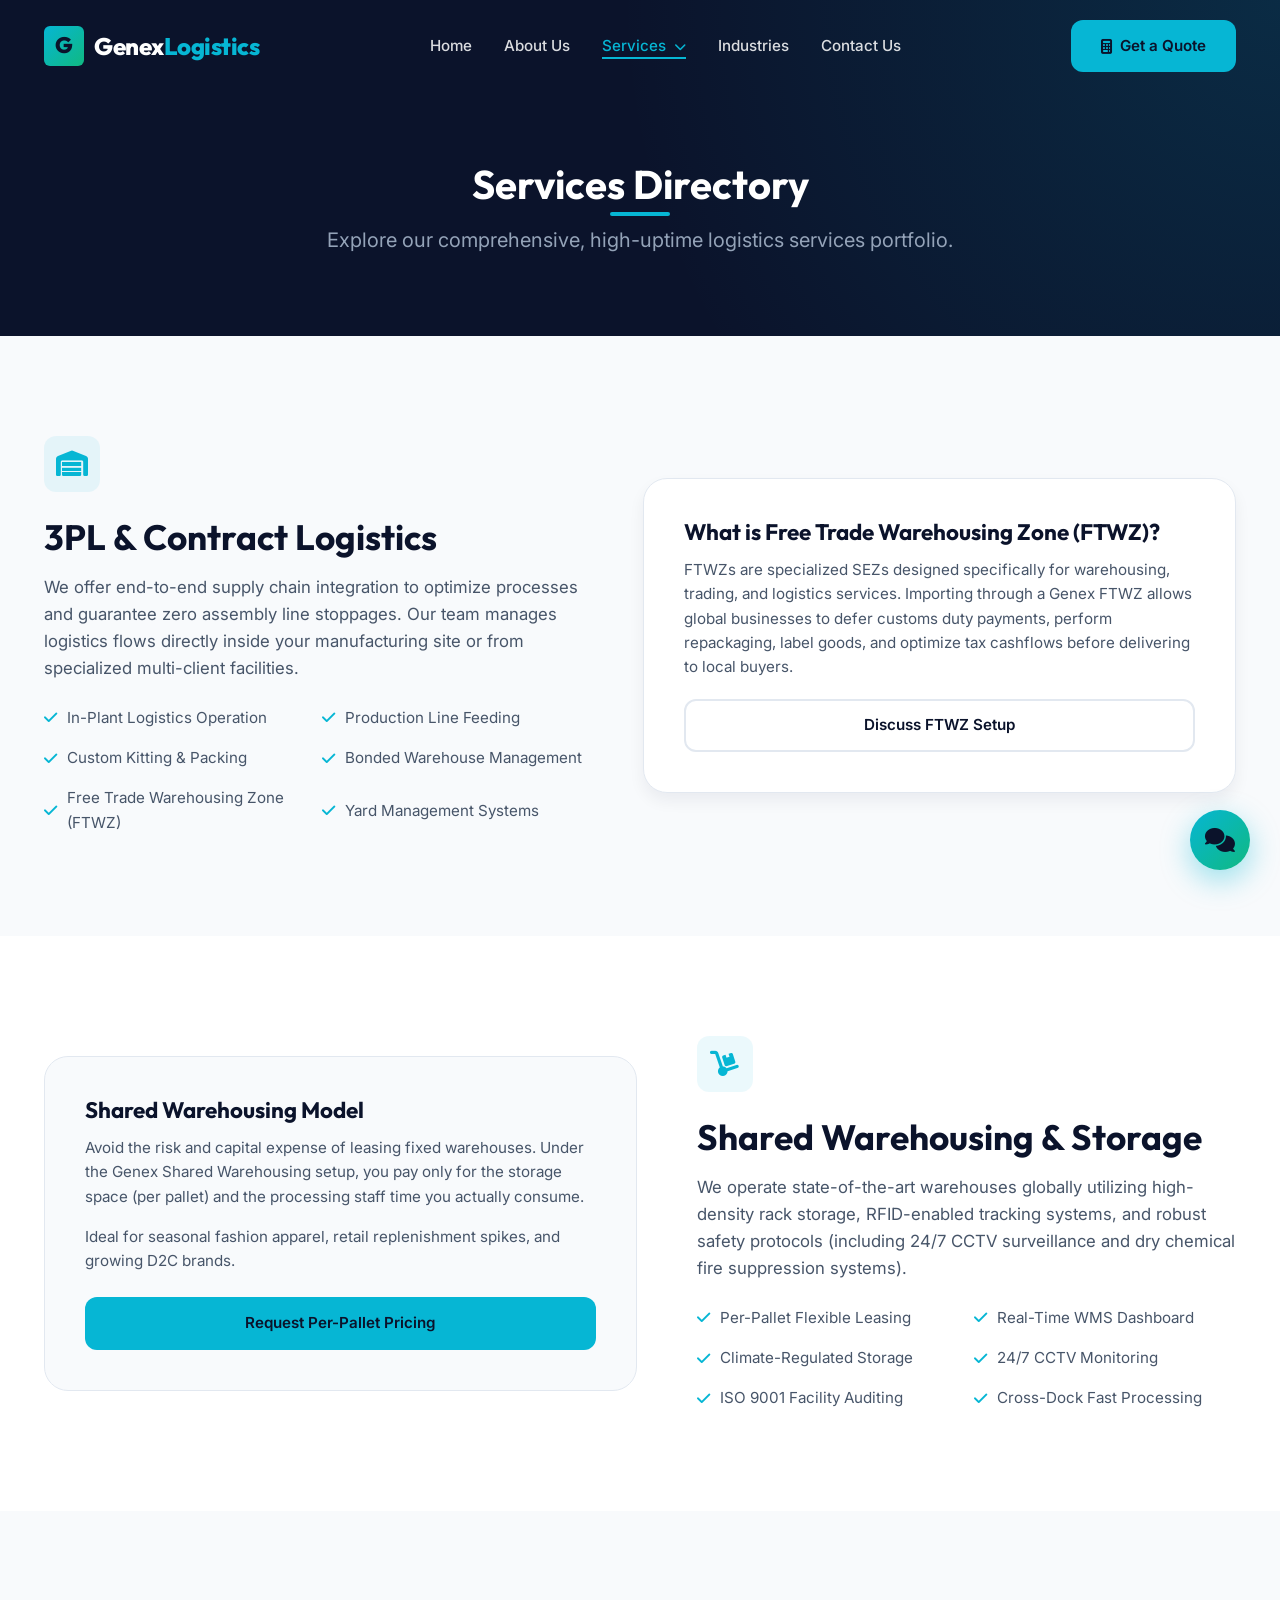
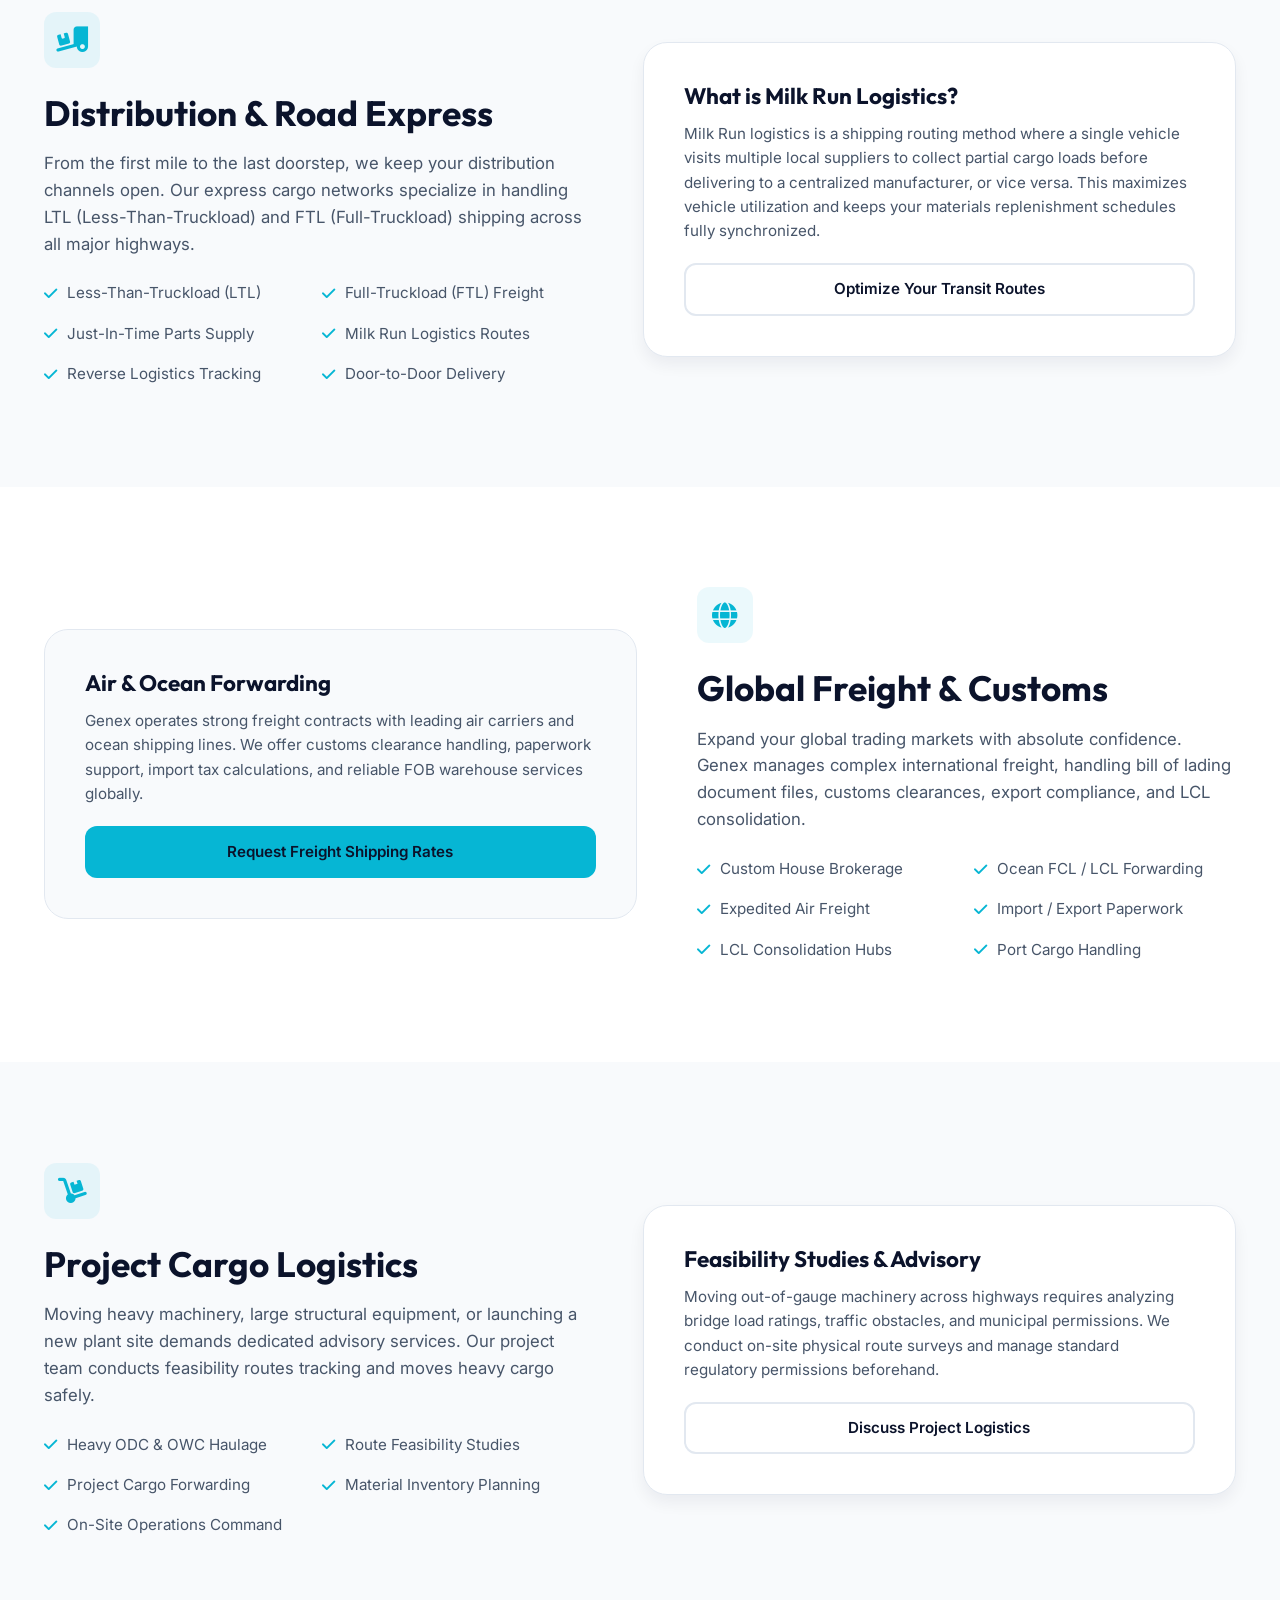
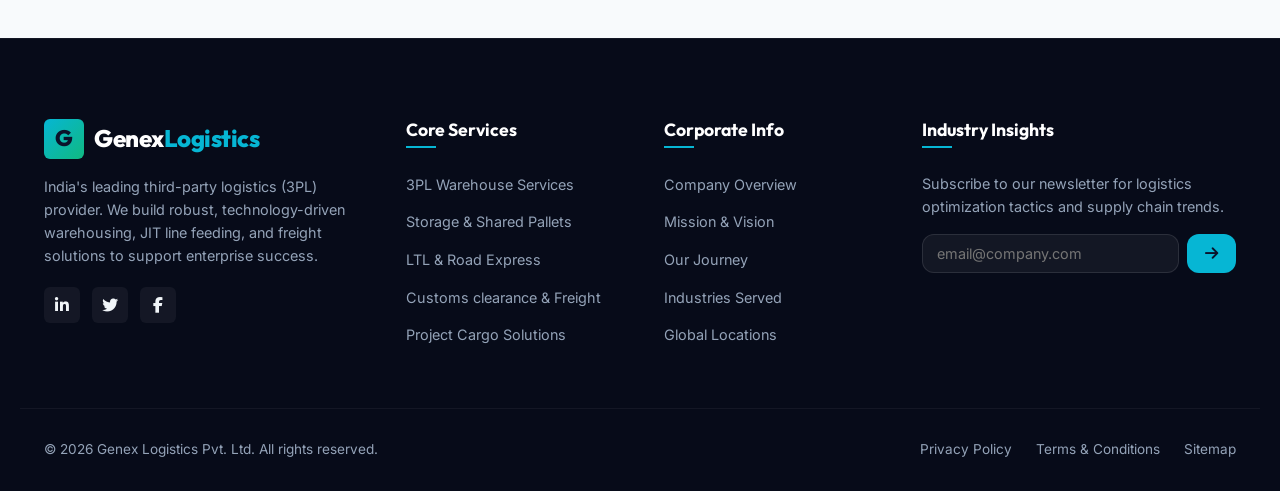
<file: services.html>
<!DOCTYPE html>
<html lang="en">
<head>
  <meta charset="UTF-8">
  <meta name="viewport" content="width=device-width, initial-scale=1.0">
  <meta name="description" content="In-depth details of Genex Logistics services. From 3PL and bonded warehousing to express road distribution, global shipping, and customs.">
  <title>Our Services | Genex Logistics | 3PL, Transport & Global Cargo</title>
  
  <!-- Custom CSS -->
  <link rel="stylesheet" href="index.css">
  
  <!-- FontAwesome Icons -->
  <link rel="stylesheet" href="https://cdnjs.cloudflare.com/ajax/libs/font-awesome/6.4.0/css/all.min.css">
</head>
<body>

  <!-- --- HEADER NAVIGATION --- -->
  <header class="scrolled">
    <div class="container nav-container">
      <a href="index.html" class="logo">
        <div class="logo-icon">G</div>
        <div class="logo-text">Genex<span>Logistics</span></div>
      </a>
      
      <nav class="nav-links">
        <div class="nav-item">
          <a href="index.html" class="nav-link">Home</a>
        </div>
        <div class="nav-item">
          <a href="about.html" class="nav-link">About Us</a>
        </div>
        <div class="nav-item">
          <a href="services.html" class="nav-link active dropdown-trigger">Services <i class="fa-solid fa-chevron-down" style="font-size: 0.75rem; margin-left: 4px;"></i></a>
          <div class="nav-dropdown">
            <a href="services.html#3pl">3PL & Contract Logistics</a>
            <a href="services.html#warehousing">Shared Warehousing</a>
            <a href="services.html#distribution">Road Express & LTL</a>
            <a href="services.html#global">Global Air & Ocean Freight</a>
            <a href="services.html#project">Project Logistics & ODC</a>
          </div>
        </div>
        <div class="nav-item">
          <a href="industries.html" class="nav-link">Industries</a>
        </div>
        <div class="nav-item">
          <a href="contact.html" class="nav-link">Contact Us</a>
        </div>
      </nav>
      
      <div class="nav-cta">
        <a href="contact.html" class="btn btn-primary"><i class="fa-solid fa-calculator"></i> Get a Quote</a>
        <button class="mobile-toggle" aria-label="Toggle menu">
          <span></span>
          <span></span>
          <span></span>
        </button>
      </div>
    </div>
  </header>

  <!-- --- HERO SECTION SERVICES --- -->
  <section class="section section-alt" style="padding-top: 160px; padding-bottom: 80px; background-image: radial-gradient(circle at top right, rgba(6, 182, 212, 0.15), transparent 50%);">
    <div class="container">
      <div class="section-header animated fade-in-up" style="margin-bottom: 0;">
        <h2>Services Directory</h2>
        <p style="color: var(--text-muted); font-size: 1.25rem;">Explore our comprehensive, high-uptime logistics services portfolio.</p>
      </div>
    </div>
  </section>

  <!-- --- 3PL SERVICES DETAIL --- -->
  <section class="section" id="3pl">
    <div class="container">
      <div style="display: grid; grid-template-columns: 1fr 1.1fr; gap: 60px; align-items: center;">
        <div class="animated slide-in-left">
          <div class="service-icon" style="background-color: rgba(6,182,212,0.08); color: var(--accent);"><i class="fa-solid fa-warehouse"></i></div>
          <h2 style="font-size: 2.2rem; margin-bottom: 16px; color: var(--primary);">3PL & Contract Logistics</h2>
          <p style="color: var(--text-secondary); margin-bottom: 24px; font-size: 1.05rem;">We offer end-to-end supply chain integration to optimize processes and guarantee zero assembly line stoppages. Our team manages logistics flows directly inside your manufacturing site or from specialized multi-client facilities.</p>
          
          <ul style="display: grid; grid-template-columns: 1fr 1fr; gap: 16px; color: var(--text-secondary); font-size: 0.95rem;">
            <li style="display: flex; gap: 10px; align-items: center;"><i class="fa-solid fa-check" style="color: var(--accent);"></i> In-Plant Logistics Operation</li>
            <li style="display: flex; gap: 10px; align-items: center;"><i class="fa-solid fa-check" style="color: var(--accent);"></i> Production Line Feeding</li>
            <li style="display: flex; gap: 10px; align-items: center;"><i class="fa-solid fa-check" style="color: var(--accent);"></i> Custom Kitting & Packing</li>
            <li style="display: flex; gap: 10px; align-items: center;"><i class="fa-solid fa-check" style="color: var(--accent);"></i> Bonded Warehouse Management</li>
            <li style="display: flex; gap: 10px; align-items: center;"><i class="fa-solid fa-check" style="color: var(--accent);"></i> Free Trade Warehousing Zone (FTWZ)</li>
            <li style="display: flex; gap: 10px; align-items: center;"><i class="fa-solid fa-check" style="color: var(--accent);"></i> Yard Management Systems</li>
          </ul>
        </div>
        <div class="animated scale-up" data-delay="0.2s">
          <div style="padding: 40px; background-color: var(--bg-white); border-radius: var(--radius-lg); border: 1px solid var(--border-color); box-shadow: var(--shadow-md);">
            <h3 style="margin-bottom: 12px; font-size: 1.4rem;">What is Free Trade Warehousing Zone (FTWZ)?</h3>
            <p style="color: var(--text-secondary); margin-bottom: 20px; font-size: 0.95rem;">FTWZs are specialized SEZs designed specifically for warehousing, trading, and logistics services. Importing through a Genex FTWZ allows global businesses to defer customs duty payments, perform repackaging, label goods, and optimize tax cashflows before delivering to local buyers.</p>
            <a href="contact.html" class="btn btn-secondary" style="width: 100%;">Discuss FTWZ Setup</a>
          </div>
        </div>
      </div>
    </div>
  </section>

  <hr style="border: 0; border-top: 1px solid var(--border-color); max-width: 1240px; margin: 0 auto;">

  <!-- --- WAREHOUSING SERVICES DETAIL --- -->
  <section class="section" id="warehousing" style="background-color: var(--bg-white);">
    <div class="container">
      <div style="display: grid; grid-template-columns: 1.1fr 1fr; gap: 60px; align-items: center;">
        <div class="animated scale-up">
          <div style="padding: 40px; background-color: var(--bg-light); border-radius: var(--radius-lg); border: 1px solid var(--border-color);">
            <h3 style="margin-bottom: 12px; font-size: 1.4rem;">Shared Warehousing Model</h3>
            <p style="color: var(--text-secondary); margin-bottom: 16px; font-size: 0.95rem;">Avoid the risk and capital expense of leasing fixed warehouses. Under the Genex Shared Warehousing setup, you pay only for the storage space (per pallet) and the processing staff time you actually consume.</p>
            <p style="color: var(--text-secondary); margin-bottom: 24px; font-size: 0.95rem;">Ideal for seasonal fashion apparel, retail replenishment spikes, and growing D2C brands.</p>
            <a href="contact.html" class="btn btn-primary" style="width: 100%;">Request Per-Pallet Pricing</a>
          </div>
        </div>
        
        <div class="animated slide-in-left" data-delay="0.2s">
          <div class="service-icon" style="background-color: rgba(6,182,212,0.08); color: var(--accent);"><i class="fa-solid fa-dolly"></i></div>
          <h2 style="font-size: 2.2rem; margin-bottom: 16px; color: var(--primary);">Shared Warehousing & Storage</h2>
          <p style="color: var(--text-secondary); margin-bottom: 24px; font-size: 1.05rem;">We operate state-of-the-art warehouses globally utilizing high-density rack storage, RFID-enabled tracking systems, and robust safety protocols (including 24/7 CCTV surveillance and dry chemical fire suppression systems).</p>
          
          <ul style="display: grid; grid-template-columns: 1fr 1fr; gap: 16px; color: var(--text-secondary); font-size: 0.95rem;">
            <li style="display: flex; gap: 10px; align-items: center;"><i class="fa-solid fa-check" style="color: var(--accent);"></i> Per-Pallet Flexible Leasing</li>
            <li style="display: flex; gap: 10px; align-items: center;"><i class="fa-solid fa-check" style="color: var(--accent);"></i> Real-Time WMS Dashboard</li>
            <li style="display: flex; gap: 10px; align-items: center;"><i class="fa-solid fa-check" style="color: var(--accent);"></i> Climate-Regulated Storage</li>
            <li style="display: flex; gap: 10px; align-items: center;"><i class="fa-solid fa-check" style="color: var(--accent);"></i> 24/7 CCTV Monitoring</li>
            <li style="display: flex; gap: 10px; align-items: center;"><i class="fa-solid fa-check" style="color: var(--accent);"></i> ISO 9001 Facility Auditing</li>
            <li style="display: flex; gap: 10px; align-items: center;"><i class="fa-solid fa-check" style="color: var(--accent);"></i> Cross-Dock Fast Processing</li>
          </ul>
        </div>
      </div>
    </div>
  </section>

  <hr style="border: 0; border-top: 1px solid var(--border-color); max-width: 1240px; margin: 0 auto;">

  <!-- --- DISTRIBUTION SERVICES DETAIL --- -->
  <section class="section" id="distribution">
    <div class="container">
      <div style="display: grid; grid-template-columns: 1fr 1.1fr; gap: 60px; align-items: center;">
        <div class="animated slide-in-left">
          <div class="service-icon" style="background-color: rgba(6,182,212,0.08); color: var(--accent);"><i class="fa-solid fa-truck-ramp-box"></i></div>
          <h2 style="font-size: 2.2rem; margin-bottom: 16px; color: var(--primary);">Distribution & Road Express</h2>
          <p style="color: var(--text-secondary); margin-bottom: 24px; font-size: 1.05rem;">From the first mile to the last doorstep, we keep your distribution channels open. Our express cargo networks specialize in handling LTL (Less-Than-Truckload) and FTL (Full-Truckload) shipping across all major highways.</p>
          
          <ul style="display: grid; grid-template-columns: 1fr 1fr; gap: 16px; color: var(--text-secondary); font-size: 0.95rem;">
            <li style="display: flex; gap: 10px; align-items: center;"><i class="fa-solid fa-check" style="color: var(--accent);"></i> Less-Than-Truckload (LTL)</li>
            <li style="display: flex; gap: 10px; align-items: center;"><i class="fa-solid fa-check" style="color: var(--accent);"></i> Full-Truckload (FTL) Freight</li>
            <li style="display: flex; gap: 10px; align-items: center;"><i class="fa-solid fa-check" style="color: var(--accent);"></i> Just-In-Time Parts Supply</li>
            <li style="display: flex; gap: 10px; align-items: center;"><i class="fa-solid fa-check" style="color: var(--accent);"></i> Milk Run Logistics Routes</li>
            <li style="display: flex; gap: 10px; align-items: center;"><i class="fa-solid fa-check" style="color: var(--accent);"></i> Reverse Logistics Tracking</li>
            <li style="display: flex; gap: 10px; align-items: center;"><i class="fa-solid fa-check" style="color: var(--accent);"></i> Door-to-Door Delivery</li>
          </ul>
        </div>
        
        <div class="animated scale-up" data-delay="0.2s">
          <div style="padding: 40px; background-color: var(--bg-white); border-radius: var(--radius-lg); border: 1px solid var(--border-color); box-shadow: var(--shadow-md);">
            <h3 style="margin-bottom: 12px; font-size: 1.4rem;">What is Milk Run Logistics?</h3>
            <p style="color: var(--text-secondary); margin-bottom: 20px; font-size: 0.95rem;">Milk Run logistics is a shipping routing method where a single vehicle visits multiple local suppliers to collect partial cargo loads before delivering to a centralized manufacturer, or vice versa. This maximizes vehicle utilization and keeps your materials replenishment schedules fully synchronized.</p>
            <a href="contact.html" class="btn btn-secondary" style="width: 100%;">Optimize Your Transit Routes</a>
          </div>
        </div>
      </div>
    </div>
  </section>

  <hr style="border: 0; border-top: 1px solid var(--border-color); max-width: 1240px; margin: 0 auto;">

  <!-- --- GLOBAL LOGISTICS DETAIL --- -->
  <section class="section" id="global" style="background-color: var(--bg-white);">
    <div class="container">
      <div style="display: grid; grid-template-columns: 1.1fr 1fr; gap: 60px; align-items: center;">
        <div class="animated scale-up">
          <div style="padding: 40px; background-color: var(--bg-light); border-radius: var(--radius-lg); border: 1px solid var(--border-color);">
            <h3 style="margin-bottom: 12px; font-size: 1.4rem;">Air & Ocean Forwarding</h3>
            <p style="color: var(--text-secondary); margin-bottom: 20px; font-size: 0.95rem;">Genex operates strong freight contracts with leading air carriers and ocean shipping lines. We offer customs clearance handling, paperwork support, import tax calculations, and reliable FOB warehouse services globally.</p>
            <a href="contact.html" class="btn btn-primary" style="width: 100%;">Request Freight Shipping Rates</a>
          </div>
        </div>
        
        <div class="animated slide-in-left" data-delay="0.2s">
          <div class="service-icon" style="background-color: rgba(6,182,212,0.08); color: var(--accent);"><i class="fa-solid fa-globe"></i></div>
          <h2 style="font-size: 2.2rem; margin-bottom: 16px; color: var(--primary);">Global Freight & Customs</h2>
          <p style="color: var(--text-secondary); margin-bottom: 24px; font-size: 1.05rem;">Expand your global trading markets with absolute confidence. Genex manages complex international freight, handling bill of lading document files, customs clearances, export compliance, and LCL consolidation.</p>
          
          <ul style="display: grid; grid-template-columns: 1fr 1fr; gap: 16px; color: var(--text-secondary); font-size: 0.95rem;">
            <li style="display: flex; gap: 10px; align-items: center;"><i class="fa-solid fa-check" style="color: var(--accent);"></i> Custom House Brokerage</li>
            <li style="display: flex; gap: 10px; align-items: center;"><i class="fa-solid fa-check" style="color: var(--accent);"></i> Ocean FCL / LCL Forwarding</li>
            <li style="display: flex; gap: 10px; align-items: center;"><i class="fa-solid fa-check" style="color: var(--accent);"></i> Expedited Air Freight</li>
            <li style="display: flex; gap: 10px; align-items: center;"><i class="fa-solid fa-check" style="color: var(--accent);"></i> Import / Export Paperwork</li>
            <li style="display: flex; gap: 10px; align-items: center;"><i class="fa-solid fa-check" style="color: var(--accent);"></i> LCL Consolidation Hubs</li>
            <li style="display: flex; gap: 10px; align-items: center;"><i class="fa-solid fa-check" style="color: var(--accent);"></i> Port Cargo Handling</li>
          </ul>
        </div>
      </div>
    </div>
  </section>

  <hr style="border: 0; border-top: 1px solid var(--border-color); max-width: 1240px; margin: 0 auto;">

  <!-- --- PROJECT LOGISTICS DETAIL --- -->
  <section class="section" id="project">
    <div class="container">
      <div style="display: grid; grid-template-columns: 1fr 1.1fr; gap: 60px; align-items: center;">
        <div class="animated slide-in-left">
          <div class="service-icon" style="background-color: rgba(6,182,212,0.08); color: var(--accent);"><i class="fa-solid fa-dolly"></i></div>
          <h2 style="font-size: 2.2rem; margin-bottom: 16px; color: var(--primary);">Project Cargo Logistics</h2>
          <p style="color: var(--text-secondary); margin-bottom: 24px; font-size: 1.05rem;">Moving heavy machinery, large structural equipment, or launching a new plant site demands dedicated advisory services. Our project team conducts feasibility routes tracking and moves heavy cargo safely.</p>
          
          <ul style="display: grid; grid-template-columns: 1fr 1fr; gap: 16px; color: var(--text-secondary); font-size: 0.95rem;">
            <li style="display: flex; gap: 10px; align-items: center;"><i class="fa-solid fa-check" style="color: var(--accent);"></i> Heavy ODC & OWC Haulage</li>
            <li style="display: flex; gap: 10px; align-items: center;"><i class="fa-solid fa-check" style="color: var(--accent);"></i> Route Feasibility Studies</li>
            <li style="display: flex; gap: 10px; align-items: center;"><i class="fa-solid fa-check" style="color: var(--accent);"></i> Project Cargo Forwarding</li>
            <li style="display: flex; gap: 10px; align-items: center;"><i class="fa-solid fa-check" style="color: var(--accent);"></i> Material Inventory Planning</li>
            <li style="display: flex; gap: 10px; align-items: center;"><i class="fa-solid fa-check" style="color: var(--accent);"></i> On-Site Operations Command</li>
          </ul>
        </div>
        
        <div class="animated scale-up" data-delay="0.2s">
          <div style="padding: 40px; background-color: var(--bg-white); border-radius: var(--radius-lg); border: 1px solid var(--border-color); box-shadow: var(--shadow-md);">
            <h3 style="margin-bottom: 12px; font-size: 1.4rem;">Feasibility Studies & Advisory</h3>
            <p style="color: var(--text-secondary); margin-bottom: 20px; font-size: 0.95rem;">Moving out-of-gauge machinery across highways requires analyzing bridge load ratings, traffic obstacles, and municipal permissions. We conduct on-site physical route surveys and manage standard regulatory permissions beforehand.</p>
            <a href="contact.html" class="btn btn-secondary" style="width: 100%;">Discuss Project Logistics</a>
          </div>
        </div>
      </div>
    </div>
  </section>

  <!-- --- FOOTER --- -->
  <footer>
    <div class="container footer-grid">
      <div class="footer-col footer-about">
        <a href="index.html" class="logo">
          <div class="logo-icon">G</div>
          <div class="logo-text">Genex<span>Logistics</span></div>
        </a>
        <p>India's leading third-party logistics (3PL) provider. We build robust, technology-driven warehousing, JIT line feeding, and freight solutions to support enterprise success.</p>
        <div class="social-links">
          <a href="#" class="social-btn" aria-label="LinkedIn"><i class="fa-brands fa-linkedin-in"></i></a>
          <a href="#" class="social-btn" aria-label="Twitter"><i class="fa-brands fa-twitter"></i></a>
          <a href="#" class="social-btn" aria-label="Facebook"><i class="fa-brands fa-facebook-f"></i></a>
        </div>
      </div>
      
      <div class="footer-col">
        <h4>Core Services</h4>
        <ul class="footer-links-list">
          <li><a href="services.html#3pl">3PL Warehouse Services</a></li>
          <li><a href="services.html#warehousing">Storage & Shared Pallets</a></li>
          <li><a href="services.html#distribution">LTL & Road Express</a></li>
          <li><a href="services.html#global">Customs clearance & Freight</a></li>
          <li><a href="services.html#project">Project Cargo Solutions</a></li>
        </ul>
      </div>
      
      <div class="footer-col">
        <h4>Corporate Info</h4>
        <ul class="footer-links-list">
          <li><a href="about.html">Company Overview</a></li>
          <li><a href="about.html#values">Mission & Vision</a></li>
          <li><a href="about.html#timeline">Our Journey</a></li>
          <li><a href="industries.html">Industries Served</a></li>
          <li><a href="contact.html">Global Locations</a></li>
        </ul>
      </div>
      
      <div class="footer-col footer-newsletter">
        <h4>Industry Insights</h4>
        <p>Subscribe to our newsletter for logistics optimization tactics and supply chain trends.</p>
        <form class="newsletter-form">
          <input type="email" placeholder="email@company.com" class="form-control" required style="background-color: rgba(255, 255, 255, 0.05); border-color: rgba(255, 255, 255, 0.1); color: var(--text-light);">
          <button type="submit" class="btn btn-primary" aria-label="Subscribe"><i class="fa-solid fa-arrow-right"></i></button>
        </form>
      </div>
    </div>
    
    <div class="container footer-bottom">
      <p>&copy; 2026 Genex Logistics Pvt. Ltd. All rights reserved.</p>
      <div class="footer-bottom-links">
        <a href="#">Privacy Policy</a>
        <a href="#">Terms & Conditions</a>
        <a href="#">Sitemap</a>
      </div>
    </div>
  </footer>

  <!-- Main JavaScript & Analytics Tracker -->
  <script src="tracker.js"></script>
  <script src="index.js"></script>
</body>
</html>
</file>
<file: index.css>
@import url('https://fonts.googleapis.com/css2?family=Inter:wght@300;400;500;600;700&family=Outfit:wght@400;500;600;700;800&display=swap');

/* --- CUSTOM PROPERTIES --- */
:root {
  --primary: #0b132b;          /* Dark Space Blue */
  --primary-light: #1c2541;    /* Navy Gray */
  --primary-dark: #070b19;     /* Deep Shadow Blue */
  --accent: #06b6d4;           /* Tech Cyan */
  --accent-hover: #0891b2;
  --accent-green: #10b981;     /* Sustainability Emerald Green */
  --accent-green-hover: #059669;
  --bg-light: #f8fafc;
  --bg-white: #ffffff;
  --border-color: #e2e8f0;
  
  --text-primary: #0f172a;     /* Slate 900 */
  --text-secondary: #475569;   /* Slate 600 */
  --text-muted: #94a3b8;       /* Slate 400 */
  --text-light: #f1f5f9;       /* Slate 100 */
  
  --shadow-sm: 0 2px 4px rgba(0, 0, 0, 0.05);
  --shadow-md: 0 8px 16px rgba(11, 19, 43, 0.06);
  --shadow-lg: 0 16px 32px rgba(11, 19, 43, 0.1);
  --shadow-inset: inset 0 2px 4px rgba(0, 0, 0, 0.06);
  
  --radius-sm: 6px;
  --radius-md: 12px;
  --radius-lg: 24px;
  --radius-xl: 36px;
  
  --font-sans: 'Inter', sans-serif;
  --font-display: 'Outfit', sans-serif;
  
  --transition-fast: 0.2s ease;
  --transition-normal: 0.35s cubic-bezier(0.16, 1, 0.3, 1);
  --transition-slow: 0.6s cubic-bezier(0.16, 1, 0.3, 1);
}

/* --- RESET & BASE STYLES --- */
*, *::before, *::after {
  box-sizing: border-box;
  margin: 0;
  padding: 0;
}

html {
  scroll-behavior: smooth;
  font-family: var(--font-sans);
  color: var(--text-primary);
  background-color: var(--bg-light);
  line-height: 1.6;
}

body {
  overflow-x: hidden;
  display: flex;
  flex-direction: column;
  min-height: 100vh;
}

h1, h2, h3, h4, h5, h6 {
  font-family: var(--font-display);
  font-weight: 700;
  line-height: 1.2;
  color: var(--primary);
}

a {
  text-decoration: none;
  color: inherit;
  transition: var(--transition-fast);
}

img {
  max-width: 100%;
  height: auto;
  display: block;
}

ul, ol {
  list-style: none;
}

/* --- LAYOUT UTILITIES --- */
.container {
  width: 100%;
  max-width: 1240px;
  margin: 0 auto;
  padding: 0 24px;
}

.section {
  padding: 100px 0;
}

.section-alt {
  background-color: var(--primary);
  color: var(--text-light);
}

.section-alt h2 {
  color: var(--bg-white);
}

.section-header {
  text-align: center;
  max-width: 700px;
  margin: 0 auto 60px;
}

.section-header h2 {
  font-size: 2.5rem;
  margin-bottom: 16px;
  position: relative;
  display: inline-block;
}

.section-header h2::after {
  content: '';
  position: absolute;
  bottom: -8px;
  left: 50%;
  transform: translateX(-50%);
  width: 60px;
  height: 4px;
  background-color: var(--accent);
  border-radius: 2px;
}

.section-header p {
  color: var(--text-secondary);
  font-size: 1.1rem;
}

.section-alt .section-header p {
  color: var(--text-muted);
}

/* --- BUTTONS --- */
.btn {
  display: inline-flex;
  align-items: center;
  justify-content: center;
  padding: 12px 28px;
  font-size: 0.95rem;
  font-weight: 600;
  border-radius: var(--radius-md);
  cursor: pointer;
  transition: all var(--transition-fast);
  font-family: var(--font-sans);
  border: 2px solid transparent;
  gap: 8px;
}

.btn-primary {
  background-color: var(--accent);
  color: var(--primary);
}

.btn-primary:hover {
  background-color: var(--accent-hover);
  transform: translateY(-2px);
  box-shadow: 0 8px 20px rgba(6, 182, 212, 0.3);
}

.btn-secondary {
  background-color: transparent;
  border-color: var(--border-color);
  color: var(--primary);
}

.btn-secondary:hover {
  background-color: var(--border-color);
  transform: translateY(-2px);
}

.btn-white {
  background-color: var(--bg-white);
  color: var(--primary);
}

.btn-white:hover {
  background-color: var(--text-light);
  transform: translateY(-2px);
  box-shadow: 0 8px 20px rgba(255, 255, 255, 0.15);
}

.btn-outline-white {
  background-color: transparent;
  border-color: rgba(255, 255, 255, 0.3);
  color: var(--bg-white);
}

.btn-outline-white:hover {
  background-color: rgba(255, 255, 255, 0.1);
  border-color: var(--bg-white);
  transform: translateY(-2px);
}

/* --- NAVIGATION HEADER --- */
header {
  position: fixed;
  top: 0;
  left: 0;
  width: 100%;
  z-index: 1000;
  transition: all var(--transition-normal);
  padding: 20px 0;
}

header.scrolled {
  background-color: rgba(11, 19, 43, 0.92);
  backdrop-filter: blur(12px);
  -webkit-backdrop-filter: blur(12px);
  box-shadow: var(--shadow-md);
  padding: 12px 0;
}

.nav-container {
  display: flex;
  align-items: center;
  justify-content: space-between;
}

.logo {
  display: flex;
  align-items: center;
  gap: 10px;
}

.logo-icon {
  width: 40px;
  height: 40px;
  background: linear-gradient(135deg, var(--accent), var(--accent-green));
  border-radius: var(--radius-sm);
  display: flex;
  align-items: center;
  justify-content: center;
  color: var(--primary);
  font-weight: 800;
  font-size: 1.4rem;
  font-family: var(--font-display);
}

.logo-text {
  font-size: 1.5rem;
  font-weight: 800;
  color: var(--bg-white);
  letter-spacing: -0.5px;
  font-family: var(--font-display);
}

.logo-text span {
  color: var(--accent);
}

/* Scrolled navigation text changes if required, but since header is always dark blue, we keep text white for high contrast */
.nav-links {
  display: flex;
  align-items: center;
  gap: 32px;
}

.nav-item {
  position: relative;
}

.nav-link {
  color: rgba(255, 255, 255, 0.85);
  font-weight: 500;
  font-size: 0.95rem;
  padding: 8px 0;
}

.nav-link:hover, .nav-link.active {
  color: var(--accent);
}

.nav-link::after {
  content: '';
  position: absolute;
  bottom: 0;
  left: 0;
  width: 0;
  height: 2px;
  background-color: var(--accent);
  transition: var(--transition-fast);
}

.nav-link:hover::after, .nav-link.active::after {
  width: 100%;
}

.nav-cta {
  display: flex;
  align-items: center;
  gap: 16px;
}

/* Dropdown styling */
.nav-dropdown {
  position: absolute;
  top: 100%;
  left: 50%;
  transform: translateX(-50%) translateY(10px);
  width: 250px;
  background-color: var(--primary-light);
  border: 1px solid rgba(255, 255, 255, 0.1);
  border-radius: var(--radius-md);
  padding: 12px;
  opacity: 0;
  visibility: hidden;
  transition: all var(--transition-normal);
  box-shadow: var(--shadow-lg);
}

.nav-item:hover .nav-dropdown {
  opacity: 1;
  visibility: visible;
  transform: translateX(-50%) translateY(0);
}

.nav-dropdown a {
  display: block;
  padding: 10px 14px;
  color: var(--text-light);
  border-radius: var(--radius-sm);
  font-size: 0.9rem;
  font-weight: 500;
}

.nav-dropdown a:hover {
  background-color: rgba(255, 255, 255, 0.05);
  color: var(--accent);
  padding-left: 18px;
}

/* Mobile Menu Toggle */
.mobile-toggle {
  display: none;
  background: none;
  border: none;
  cursor: pointer;
  position: relative;
  width: 28px;
  height: 20px;
}

.mobile-toggle span {
  display: block;
  width: 100%;
  height: 2px;
  background-color: var(--bg-white);
  border-radius: 2px;
  position: absolute;
  left: 0;
  transition: all var(--transition-fast);
}

.mobile-toggle span:nth-child(1) { top: 0; }
.mobile-toggle span:nth-child(2) { top: 9px; }
.mobile-toggle span:nth-child(3) { top: 18px; }

.mobile-toggle.active span:nth-child(1) { transform: translateY(9px) rotate(45deg); }
.mobile-toggle.active span:nth-child(2) { opacity: 0; }
.mobile-toggle.active span:nth-child(3) { transform: translateY(-9px) rotate(-45deg); }

/* --- HERO SECTION --- */
.hero {
  position: relative;
  min-height: 100vh;
  background-color: var(--primary-dark);
  background-image: 
    radial-gradient(circle at 80% 20%, rgba(6, 182, 212, 0.15) 0%, transparent 40%),
    radial-gradient(circle at 20% 80%, rgba(16, 185, 129, 0.1) 0%, transparent 40%);
  display: flex;
  align-items: center;
  padding-top: 100px; /* spacing for fixed header */
  overflow: hidden;
}

.hero-grid {
  display: grid;
  grid-template-columns: 1.1fr 0.9fr;
  gap: 48px;
  align-items: center;
}

.hero-content {
  z-index: 10;
}

.hero-badge {
  display: inline-flex;
  align-items: center;
  gap: 8px;
  background-color: rgba(6, 182, 212, 0.1);
  border: 1px solid rgba(6, 182, 212, 0.2);
  color: var(--accent);
  padding: 6px 16px;
  border-radius: 100px;
  font-size: 0.85rem;
  font-weight: 600;
  margin-bottom: 24px;
  letter-spacing: 0.5px;
  text-transform: uppercase;
}

.hero-badge span {
  width: 8px;
  height: 8px;
  background-color: var(--accent-green);
  border-radius: 50%;
  animation: pulse 2s infinite;
}

@keyframes pulse {
  0% { transform: scale(0.95); box-shadow: 0 0 0 0 rgba(16, 185, 129, 0.7); }
  70% { transform: scale(1); box-shadow: 0 0 0 6px rgba(16, 185, 129, 0); }
  100% { transform: scale(0.95); box-shadow: 0 0 0 0 rgba(16, 185, 129, 0); }
}

.hero h1 {
  color: var(--bg-white);
  font-size: 3.8rem;
  font-weight: 800;
  line-height: 1.1;
  margin-bottom: 24px;
  letter-spacing: -1px;
}

.hero h1 span {
  background: linear-gradient(135deg, var(--accent) 0%, var(--accent-green) 100%);
  -webkit-background-clip: text;
  -webkit-text-fill-color: transparent;
}

.hero p.lead {
  color: var(--text-muted);
  font-size: 1.25rem;
  margin-bottom: 40px;
  max-width: 540px;
}

.hero-actions {
  display: flex;
  gap: 16px;
}

.hero-image-container {
  position: relative;
  z-index: 5;
}

/* Background grid vector graphic styling */
.hero-vector {
  position: absolute;
  right: -100px;
  top: -100px;
  width: 600px;
  height: 600px;
  background: radial-gradient(circle, rgba(6, 182, 212, 0.08) 0%, transparent 70%);
  z-index: 1;
  pointer-events: none;
}

.hero-illustration {
  width: 100%;
  border-radius: var(--radius-lg);
  box-shadow: 0 20px 50px rgba(0, 0, 0, 0.3);
  border: 1px solid rgba(255, 255, 255, 0.08);
}

/* --- THE LOGISTICS HUB WIDGET (TRACKER & ESTIMATOR) --- */
.logistics-hub {
  margin-top: -60px;
  position: relative;
  z-index: 30;
}

.widget-card {
  background: var(--bg-white);
  border-radius: var(--radius-lg);
  box-shadow: var(--shadow-lg);
  border: 1px solid var(--border-color);
  overflow: hidden;
}

.widget-tabs {
  display: flex;
  background-color: var(--bg-light);
  border-bottom: 1px solid var(--border-color);
}

.widget-tab {
  flex: 1;
  padding: 18px 24px;
  font-family: var(--font-display);
  font-weight: 600;
  font-size: 1.05rem;
  color: var(--text-secondary);
  background: none;
  border: none;
  cursor: pointer;
  transition: all var(--transition-fast);
  display: flex;
  align-items: center;
  justify-content: center;
  gap: 12px;
}

.widget-tab i {
  font-size: 1.2rem;
}

.widget-tab:hover {
  color: var(--primary);
  background-color: rgba(15, 23, 42, 0.02);
}

.widget-tab.active {
  color: var(--accent-hover);
  background-color: var(--bg-white);
  border-bottom: 3px solid var(--accent);
  padding-bottom: 15px; /* adjust for border */
}

.widget-content {
  padding: 36px;
}

.widget-panel {
  display: none;
}

.widget-panel.active {
  display: block;
  animation: fadeIn 0.4s ease;
}

@keyframes fadeIn {
  from { opacity: 0; transform: translateY(8px); }
  to { opacity: 1; transform: translateY(0); }
}

/* Tracker styling */
.tracker-form-group {
  display: flex;
  gap: 16px;
  max-width: 800px;
  margin: 0 auto;
}

.input-wrapper {
  position: relative;
  flex: 1;
}

.input-wrapper i {
  position: absolute;
  left: 16px;
  top: 50%;
  transform: translateY(-50%);
  color: var(--text-muted);
}

.form-control {
  width: 100%;
  padding: 16px 16px 16px 48px;
  border: 1.5px solid var(--border-color);
  border-radius: var(--radius-md);
  font-size: 1rem;
  font-family: var(--font-sans);
  color: var(--primary);
  background-color: var(--bg-light);
  transition: all var(--transition-fast);
}

.form-control:focus {
  outline: none;
  border-color: var(--accent);
  background-color: var(--bg-white);
  box-shadow: 0 0 0 4px rgba(6, 182, 212, 0.1);
}

.tracker-result {
  margin-top: 32px;
  padding: 24px;
  background-color: var(--bg-light);
  border-radius: var(--radius-md);
  border-left: 4px solid var(--accent);
  display: none;
}

.tracker-meta {
  display: flex;
  justify-content: space-between;
  border-bottom: 1px solid var(--border-color);
  padding-bottom: 16px;
  margin-bottom: 24px;
  font-size: 0.9rem;
  color: var(--text-secondary);
}

.tracker-meta span strong {
  color: var(--primary);
}

.tracking-timeline {
  display: flex;
  justify-content: space-between;
  position: relative;
  padding: 0 20px;
}

.tracking-timeline::before {
  content: '';
  position: absolute;
  top: 25px;
  left: 40px;
  right: 40px;
  height: 4px;
  background-color: var(--border-color);
  z-index: 1;
}

.timeline-progress-bar {
  position: absolute;
  top: 25px;
  left: 40px;
  height: 4px;
  background: linear-gradient(to right, var(--accent-green), var(--accent));
  z-index: 2;
  width: 0%;
  transition: width 1s ease;
}

.timeline-step {
  display: flex;
  flex-direction: column;
  align-items: center;
  position: relative;
  z-index: 5;
  text-align: center;
  flex: 1;
}

.step-node {
  width: 50px;
  height: 50px;
  border-radius: 50%;
  background-color: var(--bg-white);
  border: 4px solid var(--border-color);
  display: flex;
  align-items: center;
  justify-content: center;
  color: var(--text-muted);
  font-weight: 700;
  transition: all var(--transition-normal);
  box-shadow: var(--shadow-sm);
  font-size: 1.1rem;
}

.timeline-step.completed .step-node {
  border-color: var(--accent-green);
  background-color: var(--accent-green);
  color: var(--bg-white);
}

.timeline-step.active .step-node {
  border-color: var(--accent);
  color: var(--accent);
  box-shadow: 0 0 0 6px rgba(6, 182, 212, 0.15);
}

.step-label {
  margin-top: 12px;
  font-size: 0.85rem;
  font-weight: 600;
  color: var(--text-muted);
  font-family: var(--font-display);
}

.timeline-step.completed .step-label {
  color: var(--accent-green-hover);
}

.timeline-step.active .step-label {
  color: var(--accent-hover);
  font-weight: 700;
}

.step-time {
  font-size: 0.75rem;
  color: var(--text-muted);
  margin-top: 4px;
}

/* Estimator Tab styling */
.estimator-grid {
  display: grid;
  grid-template-columns: repeat(3, 1fr);
  gap: 20px;
}

.form-group-select {
  display: flex;
  flex-direction: column;
  gap: 8px;
}

.form-group-select label {
  font-size: 0.85rem;
  font-weight: 600;
  color: var(--text-secondary);
}

.form-select {
  padding: 14px 16px;
  border: 1.5px solid var(--border-color);
  border-radius: var(--radius-md);
  font-size: 0.95rem;
  font-family: var(--font-sans);
  color: var(--primary);
  background-color: var(--bg-light);
  cursor: pointer;
  outline: none;
}

.form-select:focus {
  border-color: var(--accent);
  background-color: var(--bg-white);
}

.estimator-submit {
  grid-column: span 3;
  display: flex;
  justify-content: flex-end;
  margin-top: 10px;
}

.estimator-result {
  margin-top: 32px;
  padding: 24px;
  background-color: #f0fdf4;
  border: 1px solid rgba(16, 185, 129, 0.2);
  border-radius: var(--radius-md);
  display: none;
}

.estimator-result-grid {
  display: grid;
  grid-template-columns: 2fr 1fr;
  gap: 24px;
  align-items: center;
}

.estimator-summary h4 {
  color: var(--accent-green-hover);
  font-size: 1.2rem;
  margin-bottom: 8px;
}

.estimator-summary p {
  color: var(--text-secondary);
  font-size: 0.95rem;
}

.estimator-price-block {
  text-align: right;
  border-left: 2px solid rgba(16, 185, 129, 0.1);
  padding-left: 24px;
}

.price-title {
  font-size: 0.8rem;
  text-transform: uppercase;
  color: var(--text-secondary);
  letter-spacing: 0.5px;
}

.price-amount {
  font-size: 2.2rem;
  font-weight: 800;
  color: var(--primary);
  font-family: var(--font-display);
}

.price-sub {
  font-size: 0.75rem;
  color: var(--text-muted);
}

/* --- SERVICES CARD GRID --- */
.services-grid {
  display: grid;
  grid-template-columns: repeat(4, 1fr);
  gap: 24px;
}

.service-card {
  background-color: var(--bg-white);
  border-radius: var(--radius-md);
  border: 1px solid var(--border-color);
  padding: 32px;
  transition: all var(--transition-normal);
  display: flex;
  flex-direction: column;
  height: 100%;
  box-shadow: var(--shadow-sm);
}

.service-card:hover {
  transform: translateY(-8px);
  box-shadow: var(--shadow-lg);
  border-color: rgba(6, 182, 212, 0.3);
}

.service-icon {
  width: 56px;
  height: 56px;
  background-color: rgba(6, 182, 212, 0.08);
  color: var(--accent-hover);
  border-radius: var(--radius-md);
  display: flex;
  align-items: center;
  justify-content: center;
  font-size: 1.6rem;
  margin-bottom: 24px;
  transition: all var(--transition-fast);
}

.service-card:hover .service-icon {
  background-color: var(--accent);
  color: var(--primary);
}

.service-card h3 {
  font-size: 1.3rem;
  margin-bottom: 12px;
  font-weight: 700;
}

.service-card p {
  color: var(--text-secondary);
  font-size: 0.95rem;
  margin-bottom: 24px;
  flex-grow: 1;
}

.service-link {
  font-size: 0.9rem;
  font-weight: 700;
  color: var(--accent-hover);
  display: inline-flex;
  align-items: center;
  gap: 6px;
}

.service-link i {
  transition: transform var(--transition-fast);
}

.service-card:hover .service-link i {
  transform: translateX(4px);
}

/* --- INDUSTRIES GRID & SOLUTION SWITCHER --- */
.industries-section {
  background-color: var(--primary-light);
  color: var(--text-light);
}

.industries-section h2 {
  color: var(--bg-white);
}

.industry-tabs-container {
  display: grid;
  grid-template-columns: 320px 1fr;
  gap: 48px;
  align-items: start;
}

.industry-menu {
  display: flex;
  flex-direction: column;
  gap: 8px;
  max-height: 550px;
  overflow-y: auto;
  padding-right: 12px;
}

/* Custom scrollbar for industry menu */
.industry-menu::-webkit-scrollbar {
  width: 6px;
}
.industry-menu::-webkit-scrollbar-track {
  background: rgba(255, 255, 255, 0.05);
  border-radius: 3px;
}
.industry-menu::-webkit-scrollbar-thumb {
  background: rgba(255, 255, 255, 0.15);
  border-radius: 3px;
}
.industry-menu::-webkit-scrollbar-thumb:hover {
  background: rgba(255, 255, 255, 0.3);
}

.industry-menu-btn {
  background: transparent;
  border: 1px solid rgba(255, 255, 255, 0.08);
  color: rgba(255, 255, 255, 0.7);
  padding: 14px 20px;
  border-radius: var(--radius-md);
  text-align: left;
  cursor: pointer;
  font-family: var(--font-sans);
  font-weight: 500;
  font-size: 0.95rem;
  display: flex;
  align-items: center;
  justify-content: space-between;
  transition: all var(--transition-fast);
}

.industry-menu-btn i {
  font-size: 1.1rem;
}

.industry-menu-btn:hover {
  background-color: rgba(255, 255, 255, 0.04);
  color: var(--bg-white);
}

.industry-menu-btn.active {
  background-color: var(--accent);
  color: var(--primary);
  border-color: var(--accent);
  font-weight: 600;
}

.industry-panel {
  display: none;
  background-color: rgba(255, 255, 255, 0.03);
  border: 1px solid rgba(255, 255, 255, 0.06);
  border-radius: var(--radius-lg);
  padding: 48px;
  min-height: 480px;
  animation: fadeIn 0.45s ease;
}

.industry-panel.active {
  display: block;
}

.industry-panel-header {
  display: flex;
  align-items: center;
  gap: 20px;
  margin-bottom: 28px;
}

.industry-panel-icon {
  width: 64px;
  height: 64px;
  background-color: rgba(6, 182, 212, 0.1);
  color: var(--accent);
  border-radius: var(--radius-md);
  display: flex;
  align-items: center;
  justify-content: center;
  font-size: 1.8rem;
}

.industry-panel-header h3 {
  color: var(--bg-white);
  font-size: 1.8rem;
}

.industry-desc {
  color: var(--text-muted);
  font-size: 1.05rem;
  margin-bottom: 36px;
  line-height: 1.7;
}

.industry-features-grid {
  display: grid;
  grid-template-columns: repeat(2, 1fr);
  gap: 20px;
}

.industry-feature-item {
  display: flex;
  gap: 16px;
  background-color: rgba(255, 255, 255, 0.02);
  padding: 20px;
  border-radius: var(--radius-md);
  border: 1px solid rgba(255, 255, 255, 0.04);
}

.feature-dot {
  width: 28px;
  height: 28px;
  background-color: rgba(16, 185, 129, 0.1);
  color: var(--accent-green);
  border-radius: 50%;
  display: flex;
  align-items: center;
  justify-content: center;
  flex-shrink: 0;
  font-size: 0.85rem;
}

.industry-feature-item h4 {
  color: var(--bg-white);
  font-size: 1.05rem;
  margin-bottom: 6px;
}

.industry-feature-item p {
  color: var(--text-muted);
  font-size: 0.88rem;
  line-height: 1.5;
}

/* --- TRUST METRICS & COUNTERS --- */
.stats-bar {
  background: linear-gradient(135deg, var(--primary) 0%, var(--primary-light) 100%);
  padding: 60px 0;
  border-bottom: 1px solid rgba(255, 255, 255, 0.05);
}

.stats-grid {
  display: grid;
  grid-template-columns: repeat(4, 1fr);
  gap: 32px;
}

.stat-item {
  text-align: center;
  color: var(--text-light);
}

.stat-num {
  font-size: 3.5rem;
  font-weight: 800;
  color: var(--accent);
  font-family: var(--font-display);
  margin-bottom: 8px;
}

.stat-num span {
  color: var(--accent-green);
}

.stat-label {
  font-size: 1rem;
  font-weight: 500;
  color: var(--text-muted);
}

/* --- CASE STUDIES CARD DISPLAY --- */
.case-grid {
  display: grid;
  grid-template-columns: repeat(3, 1fr);
  gap: 32px;
}

.case-card {
  background-color: var(--bg-white);
  border-radius: var(--radius-lg);
  overflow: hidden;
  box-shadow: var(--shadow-sm);
  border: 1px solid var(--border-color);
  transition: all var(--transition-normal);
  display: flex;
  flex-direction: column;
  height: 100%;
}

.case-card:hover {
  transform: translateY(-8px);
  box-shadow: var(--shadow-lg);
  border-color: rgba(6, 182, 212, 0.2);
}

.case-image {
  height: 200px;
  background-color: var(--primary-light);
  position: relative;
  overflow: hidden;
  display: flex;
  align-items: center;
  justify-content: center;
  color: rgba(255, 255, 255, 0.15);
  font-size: 4rem;
}

.case-badge {
  position: absolute;
  top: 16px;
  left: 16px;
  background-color: var(--primary);
  color: var(--accent);
  padding: 6px 12px;
  font-size: 0.75rem;
  font-weight: 700;
  border-radius: 4px;
  text-transform: uppercase;
}

.case-content {
  padding: 28px;
  display: flex;
  flex-direction: column;
  flex-grow: 1;
}

.case-metric {
  display: inline-flex;
  align-items: center;
  gap: 8px;
  font-size: 1.4rem;
  font-weight: 800;
  color: var(--accent-green-hover);
  font-family: var(--font-display);
  margin-bottom: 12px;
}

.case-content h3 {
  font-size: 1.15rem;
  margin-bottom: 12px;
  font-weight: 700;
  line-height: 1.4;
}

.case-content p {
  color: var(--text-secondary);
  font-size: 0.92rem;
  margin-bottom: 20px;
  line-height: 1.6;
  flex-grow: 1;
}

/* --- TESTIMONIAL SLIDER --- */
.testimonials-section {
  background-color: var(--bg-white);
}

.slider-container {
  max-width: 800px;
  margin: 0 auto;
  position: relative;
  overflow: hidden;
}

.slider-track {
  display: flex;
  transition: transform var(--transition-slow);
}

.slide {
  min-width: 100%;
  padding: 20px;
  box-sizing: border-box;
}

.testimonial-card {
  background-color: var(--bg-light);
  border-radius: var(--radius-lg);
  padding: 48px;
  border: 1px solid var(--border-color);
  text-align: center;
  position: relative;
}

.quote-icon {
  font-size: 3rem;
  color: rgba(6, 182, 212, 0.15);
  position: absolute;
  top: 24px;
  left: 48px;
}

.testimonial-text {
  font-size: 1.15rem;
  font-style: italic;
  color: var(--text-primary);
  margin-bottom: 28px;
  line-height: 1.8;
  position: relative;
  z-index: 2;
}

.testimonial-author {
  display: flex;
  flex-direction: column;
  align-items: center;
  gap: 4px;
}

.author-name {
  font-weight: 700;
  color: var(--primary);
  font-family: var(--font-display);
}

.author-role {
  font-size: 0.85rem;
  color: var(--text-muted);
}

.slider-controls {
  display: flex;
  justify-content: center;
  gap: 16px;
  margin-top: 32px;
}

.slider-btn {
  width: 48px;
  height: 48px;
  border-radius: 50%;
  background: var(--bg-light);
  border: 1px solid var(--border-color);
  display: flex;
  align-items: center;
  justify-content: center;
  cursor: pointer;
  transition: all var(--transition-fast);
  color: var(--primary);
}

.slider-btn:hover {
  background-color: var(--accent);
  color: var(--primary);
  border-color: var(--accent);
}

/* --- FAQ ACCORDION --- */
.faq-container {
  max-width: 800px;
  margin: 0 auto;
  display: flex;
  flex-direction: column;
  gap: 16px;
}

.faq-item {
  background-color: var(--bg-white);
  border-radius: var(--radius-md);
  border: 1px solid var(--border-color);
  overflow: hidden;
  transition: all var(--transition-normal);
}

.faq-item.active {
  border-color: rgba(6, 182, 212, 0.2);
  box-shadow: var(--shadow-sm);
}

.faq-header {
  padding: 24px;
  display: flex;
  justify-content: space-between;
  align-items: center;
  cursor: pointer;
  user-select: none;
}

.faq-header h3 {
  font-size: 1.05rem;
  font-weight: 600;
  color: var(--primary);
  margin: 0;
}

.faq-icon {
  width: 32px;
  height: 32px;
  border-radius: 50%;
  background-color: var(--bg-light);
  display: flex;
  align-items: center;
  justify-content: center;
  color: var(--primary);
  transition: all var(--transition-fast);
  font-size: 0.8rem;
}

.faq-item.active .faq-icon {
  transform: rotate(180deg);
  background-color: var(--accent);
  color: var(--primary);
}

.faq-content {
  max-height: 0;
  overflow: hidden;
  transition: max-height var(--transition-normal);
}

.faq-body {
  padding: 0 24px 24px;
  color: var(--text-secondary);
  font-size: 0.95rem;
  line-height: 1.6;
  border-top: 1px solid transparent;
}

.faq-item.active .faq-content {
  max-height: 300px; /* arbitrary large value */
}

/* --- FOOTER --- */
footer {
  background-color: var(--primary-dark);
  color: var(--text-muted);
  padding: 80px 0 30px;
  border-top: 1px solid rgba(255, 255, 255, 0.05);
}

.footer-grid {
  display: grid;
  grid-template-columns: 1.2fr 0.8fr 0.8fr 1.2fr;
  gap: 48px;
  margin-bottom: 60px;
}

.footer-col h4 {
  color: var(--bg-white);
  font-size: 1.1rem;
  margin-bottom: 24px;
  position: relative;
  padding-bottom: 8px;
}

.footer-col h4::after {
  content: '';
  position: absolute;
  bottom: 0;
  left: 0;
  width: 30px;
  height: 2px;
  background-color: var(--accent);
}

.footer-about p {
  font-size: 0.9rem;
  line-height: 1.6;
  margin-top: 16px;
  margin-bottom: 20px;
}

.social-links {
  display: flex;
  gap: 12px;
}

.social-btn {
  width: 36px;
  height: 36px;
  border-radius: var(--radius-sm);
  background-color: rgba(255, 255, 255, 0.05);
  color: var(--text-light);
  display: flex;
  align-items: center;
  justify-content: center;
  transition: all var(--transition-fast);
}

.social-btn:hover {
  background-color: var(--accent);
  color: var(--primary);
  transform: translateY(-2px);
}

.footer-links-list {
  display: flex;
  flex-direction: column;
  gap: 12px;
}

.footer-links-list a {
  font-size: 0.9rem;
  transition: var(--transition-fast);
}

.footer-links-list a:hover {
  color: var(--accent);
  padding-left: 4px;
}

.footer-newsletter p {
  font-size: 0.9rem;
  margin-bottom: 16px;
}

.newsletter-form {
  display: flex;
  gap: 8px;
}

.newsletter-form .form-control {
  padding: 10px 14px;
  font-size: 0.9rem;
}

.newsletter-form .btn {
  padding: 10px 16px;
}

.footer-bottom {
  border-top: 1px solid rgba(255, 255, 255, 0.05);
  padding-top: 30px;
  display: flex;
  justify-content: space-between;
  align-items: center;
  font-size: 0.85rem;
}

.footer-bottom-links {
  display: flex;
  gap: 24px;
}

/* --- SUBPAGE TIMELINE & VALUES --- */
.timeline {
  position: relative;
  max-width: 800px;
  margin: 0 auto;
}

.timeline::before {
  content: '';
  position: absolute;
  top: 0;
  bottom: 0;
  left: 50%;
  width: 4px;
  background-color: var(--border-color);
  transform: translateX(-50%);
}

.timeline-item {
  position: relative;
  width: 50%;
  padding: 24px 40px;
  box-sizing: border-box;
}

.timeline-item:nth-child(even) {
  left: 50%;
  text-align: left;
}

.timeline-item:nth-child(odd) {
  left: 0;
  text-align: right;
}

.timeline-dot {
  position: absolute;
  top: 32px;
  width: 20px;
  height: 20px;
  border-radius: 50%;
  background-color: var(--accent);
  border: 4px solid var(--bg-white);
  z-index: 10;
}

.timeline-item:nth-child(even) .timeline-dot {
  left: -10px;
}

.timeline-item:nth-child(odd) .timeline-dot {
  right: -10px;
}

.timeline-card {
  background-color: var(--bg-white);
  padding: 24px;
  border-radius: var(--radius-md);
  border: 1px solid var(--border-color);
  box-shadow: var(--shadow-sm);
}

.timeline-year {
  font-size: 1.25rem;
  font-weight: 800;
  color: var(--accent-hover);
  font-family: var(--font-display);
  margin-bottom: 8px;
}

/* Values Grid */
.values-grid {
  display: grid;
  grid-template-columns: repeat(3, 1fr);
  gap: 32px;
}

.value-card {
  background-color: var(--bg-white);
  border-radius: var(--radius-lg);
  padding: 40px;
  border: 1px solid var(--border-color);
  text-align: center;
  transition: all var(--transition-normal);
}

.value-card:hover {
  transform: translateY(-5px);
  box-shadow: var(--shadow-md);
}

.value-icon {
  width: 64px;
  height: 64px;
  border-radius: 50%;
  background-color: rgba(16, 185, 129, 0.08);
  color: var(--accent-green);
  display: flex;
  align-items: center;
  justify-content: center;
  font-size: 1.6rem;
  margin: 0 auto 24px;
}

/* Contact page support grids */
.contact-grid {
  display: grid;
  grid-template-columns: 1fr 1.2fr;
  gap: 60px;
}

.contact-info-block {
  display: flex;
  flex-direction: column;
  gap: 32px;
}

.contact-card {
  display: flex;
  gap: 20px;
  background-color: var(--bg-white);
  padding: 24px;
  border-radius: var(--radius-md);
  border: 1px solid var(--border-color);
}

.contact-card-icon {
  width: 48px;
  height: 48px;
  border-radius: var(--radius-sm);
  background-color: rgba(6, 182, 212, 0.08);
  color: var(--accent);
  display: flex;
  align-items: center;
  justify-content: center;
  font-size: 1.3rem;
  flex-shrink: 0;
}

.contact-card-detail h3 {
  font-size: 1.1rem;
  margin-bottom: 6px;
}

.contact-card-detail p {
  color: var(--text-secondary);
  font-size: 0.95rem;
}

.contact-form-card {
  background-color: var(--bg-white);
  padding: 48px;
  border-radius: var(--radius-lg);
  border: 1px solid var(--border-color);
  box-shadow: var(--shadow-md);
}

.contact-form-card h2 {
  font-size: 1.8rem;
  margin-bottom: 12px;
}

.contact-form-card p {
  color: var(--text-secondary);
  margin-bottom: 32px;
}

.form-row {
  display: grid;
  grid-template-columns: repeat(2, 1fr);
  gap: 20px;
  margin-bottom: 20px;
}

.form-group {
  margin-bottom: 20px;
  display: flex;
  flex-direction: column;
  gap: 8px;
}

.form-group label {
  font-size: 0.85rem;
  font-weight: 600;
  color: var(--text-secondary);
}

.form-group .form-control {
  padding: 12px 16px;
}

.form-group textarea.form-control {
  min-height: 120px;
  resize: vertical;
}

/* Offsite Office Grid */
.offices-grid {
  display: grid;
  grid-template-columns: repeat(3, 1fr);
  gap: 32px;
  margin-top: 48px;
}

.office-card {
  background-color: var(--bg-white);
  border-radius: var(--radius-md);
  border: 1px solid var(--border-color);
  padding: 32px;
  box-shadow: var(--shadow-sm);
}

.office-card h3 {
  font-size: 1.2rem;
  margin-bottom: 16px;
  color: var(--primary);
  border-bottom: 2px solid var(--accent);
  padding-bottom: 8px;
  display: inline-block;
}

.office-card p {
  font-size: 0.92rem;
  color: var(--text-secondary);
  margin-bottom: 12px;
  line-height: 1.6;
}

/* --- ANIMATION CLASS AND TRANSITIONS --- */
.animated {
  opacity: 0;
  animation-fill-mode: forwards;
  animation-duration: 0.8s;
  animation-timing-function: var(--transition-slow);
}

.fade-in-up {
  animation-name: fadeInUp;
}

.slide-in-left {
  animation-name: slideInLeft;
}

.scale-up {
  animation-name: scaleUp;
}

@keyframes fadeInUp {
  from { opacity: 0; transform: translateY(30px); }
  to { opacity: 1; transform: translateY(0); }
}

@keyframes slideInLeft {
  from { opacity: 0; transform: translateX(-40px); }
  to { opacity: 1; transform: translateX(0); }
}

@keyframes scaleUp {
  from { opacity: 0; transform: scale(0.95); }
  to { opacity: 1; transform: scale(1); }
}


/* --- RESPONSIVE MEDIA QUERIES --- */
@media (max-width: 1024px) {
  .hero h1 { font-size: 3rem; }
  .services-grid { grid-template-columns: repeat(2, 1fr); }
  .industry-tabs-container { grid-template-columns: 1fr; }
  .industry-menu { flex-direction: row; max-height: unset; overflow-x: auto; padding-bottom: 12px; }
  .industry-menu-btn { flex-shrink: 0; }
  .case-grid { grid-template-columns: repeat(2, 1fr); }
  .stats-grid { grid-template-columns: repeat(2, 1fr); }
  .footer-grid { grid-template-columns: repeat(2, 1fr); }
  .offices-grid { grid-template-columns: repeat(2, 1fr); }
}

@media (max-width: 768px) {
  .section { padding: 60px 0; }
  .hero { min-height: unset; padding-top: 140px; padding-bottom: 80px; }
  .hero-grid { grid-template-columns: 1fr; text-align: center; gap: 32px; }
  .hero h1 { font-size: 2.5rem; }
  .hero p.lead { margin: 0 auto 30px; }
  .hero-actions { justify-content: center; }
  .logistics-hub { margin-top: 0; padding-top: 40px; }
  .widget-content { padding: 24px; }
  .tracker-form-group { flex-direction: column; }
  .estimator-grid { grid-template-columns: 1fr; }
  .estimator-submit { grid-column: span 1; }
  .estimator-result-grid { grid-template-columns: 1fr; text-align: center; }
  .estimator-price-block { border-left: none; border-top: 2px solid rgba(16, 185, 129, 0.1); padding-left: 0; padding-top: 20px; }
  .tracking-timeline { flex-direction: column; gap: 24px; padding: 0; }
  .tracking-timeline::before { display: none; }
  .timeline-progress-bar { display: none; }
  .timeline-step { flex-direction: row; text-align: left; gap: 16px; width: 100%; }
  .mobile-toggle { display: block; }
  .nav-links {
    position: fixed;
    top: 80px;
    left: -100%;
    width: 100%;
    height: calc(100vh - 80px);
    background-color: var(--primary-dark);
    flex-direction: column;
    align-items: flex-start;
    padding: 40px;
    gap: 24px;
    transition: left var(--transition-normal);
    overflow-y: auto;
    z-index: 999;
  }
  .nav-links.active { left: 0; }
  .nav-item { width: 100%; }
  .nav-dropdown {
    position: static;
    transform: none;
    opacity: 1;
    visibility: visible;
    background: transparent;
    border: none;
    padding-left: 20px;
    width: 100%;
    display: none;
    margin-top: 8px;
    box-shadow: none;
  }
  .nav-item.active .nav-dropdown { display: block; }
  .nav-cta { display: none; }
  .values-grid { grid-template-columns: 1fr; }
  .contact-grid { grid-template-columns: 1fr; gap: 40px; }
  .contact-form-card { padding: 24px; }
  .form-row { grid-template-columns: 1fr; gap: 0; }
  .timeline::before { left: 24px; }
  .timeline-item { width: 100%; padding-left: 56px; padding-right: 0; text-align: left !important; }
  .timeline-dot { left: 14px !important; }
}

@media (max-width: 480px) {
  .services-grid { grid-template-columns: 1fr; }
  .case-grid { grid-template-columns: 1fr; }
  .stats-grid { grid-template-columns: 1fr; }
  .footer-grid { grid-template-columns: 1fr; }
  .offices-grid { grid-template-columns: 1fr; }
  .testimonial-card { padding: 24px; }
  .quote-icon { left: 20px; }
}

/* --- CHATBOT INTEGRATION STYLE SYSTEM --- */
:root {
  --chat-primary: #0b132b;
  --chat-accent: #06b6d4;
  --chat-accent-green: #10b981;
  --chat-bg-dark: rgba(11, 19, 43, 0.85);
  --chat-bg-light: #f8fafc;
  --chat-text-dark: #0f172a;
  --chat-text-light: #f1f5f9;
}

#chatbot-trigger {
  position: fixed;
  bottom: 30px;
  right: 30px;
  width: 60px;
  height: 60px;
  border-radius: 50%;
  background: linear-gradient(135deg, var(--chat-accent), var(--chat-accent-green));
  color: var(--chat-primary);
  display: flex;
  align-items: center;
  justify-content: center;
  font-size: 24px;
  cursor: pointer;
  box-shadow: 0 10px 30px rgba(6, 182, 212, 0.4);
  border: none;
  z-index: 9999;
  transition: all var(--transition-normal);
  animation: pulse-trigger 3s infinite;
}

#chatbot-trigger:hover {
  transform: scale(1.1) rotate(5deg);
  box-shadow: 0 15px 35px rgba(6, 182, 212, 0.6);
}

@keyframes pulse-trigger {
  0% { box-shadow: 0 0 0 0 rgba(6, 182, 212, 0.6); }
  70% { box-shadow: 0 0 0 15px rgba(6, 182, 212, 0); }
  100% { box-shadow: 0 0 0 0 rgba(6, 182, 212, 0); }
}

#chatbot-window {
  position: fixed;
  bottom: 110px;
  right: 30px;
  width: 380px;
  height: 550px;
  background-color: var(--chat-bg-dark);
  backdrop-filter: blur(20px);
  -webkit-backdrop-filter: blur(20px);
  border: 1px solid rgba(255, 255, 255, 0.15);
  border-radius: var(--radius-lg);
  box-shadow: var(--shadow-lg);
  display: flex;
  flex-direction: column;
  z-index: 9999;
  overflow: hidden;
  opacity: 0;
  visibility: hidden;
  transform: translateY(30px) scale(0.95);
  transition: all 0.4s cubic-bezier(0.16, 1, 0.3, 1);
}

#chatbot-window.active {
  opacity: 1;
  visibility: visible;
  transform: translateY(0) scale(1);
}

.chatbot-header {
  padding: 20px;
  background: rgba(11, 19, 43, 0.4);
  border-bottom: 1px solid rgba(255, 255, 255, 0.1);
  display: flex;
  align-items: center;
  justify-content: space-between;
}

.chatbot-header-info {
  display: flex;
  align-items: center;
  gap: 12px;
}

.chatbot-avatar {
  width: 40px;
  height: 40px;
  border-radius: 50%;
  background: linear-gradient(135deg, var(--chat-accent), var(--chat-accent-green));
  color: var(--chat-primary);
  display: flex;
  align-items: center;
  justify-content: center;
  font-weight: 700;
  font-size: 1.1rem;
  font-family: var(--font-display);
}

.chatbot-title-container {
  display: flex;
  flex-direction: column;
}

.chatbot-title {
  color: var(--chat-text-light);
  font-size: 1.05rem;
  font-weight: 600;
  margin: 0;
}

.chatbot-status {
  font-size: 0.75rem;
  color: var(--chat-accent-green);
  display: flex;
  align-items: center;
  gap: 5px;
}

.chatbot-status::before {
  content: '';
  display: inline-block;
  width: 6px;
  height: 6px;
  background-color: var(--chat-accent-green);
  border-radius: 50%;
  animation: pulse-dot 1.5s infinite;
}

@keyframes pulse-dot {
  0% { transform: scale(0.9); opacity: 0.6; }
  50% { transform: scale(1.2); opacity: 1; }
  100% { transform: scale(0.9); opacity: 0.6; }
}

.chatbot-close {
  background: none;
  border: none;
  color: var(--text-muted);
  cursor: pointer;
  font-size: 20px;
  transition: color var(--transition-fast);
}

.chatbot-close:hover {
  color: var(--chat-text-light);
}

.chatbot-messages {
  flex: 1;
  padding: 20px;
  overflow-y: auto;
  display: flex;
  flex-direction: column;
  gap: 16px;
  scrollbar-width: thin;
  scrollbar-color: rgba(255, 255, 255, 0.1) transparent;
}

.chatbot-messages::-webkit-scrollbar {
  width: 6px;
}

.chatbot-messages::-webkit-scrollbar-thumb {
  background-color: rgba(255, 255, 255, 0.1);
  border-radius: 3px;
}

.chat-msg {
  max-width: 80%;
  padding: 12px 16px;
  border-radius: var(--radius-md);
  font-size: 0.9rem;
  line-height: 1.5;
  animation: message-fade 0.3s ease forwards;
  word-wrap: break-word;
}

@keyframes message-fade {
  from { opacity: 0; transform: translateY(10px); }
  to { opacity: 1; transform: translateY(0); }
}

.chat-msg.bot {
  align-self: flex-start;
  background-color: rgba(255, 255, 255, 0.06);
  color: var(--chat-text-light);
  border-bottom-left-radius: 2px;
  border: 1px solid rgba(255, 255, 255, 0.05);
}

.chat-msg.user {
  align-self: flex-end;
  background: linear-gradient(135deg, var(--chat-accent), rgba(6, 182, 212, 0.8));
  color: var(--chat-primary);
  font-weight: 500;
  border-bottom-right-radius: 2px;
  box-shadow: 0 4px 12px rgba(6, 182, 212, 0.15);
}

.quick-replies {
  display: flex;
  flex-wrap: wrap;
  gap: 8px;
  margin-top: 8px;
  animation: message-fade 0.3s ease forwards;
}

.quick-reply-btn {
  background-color: rgba(255, 255, 255, 0.05);
  border: 1px solid rgba(255, 255, 255, 0.15);
  color: var(--chat-accent);
  padding: 8px 14px;
  border-radius: 100px;
  font-size: 0.8rem;
  font-weight: 500;
  cursor: pointer;
  transition: all var(--transition-fast);
}

.quick-reply-btn:hover {
  background-color: var(--chat-accent);
  color: var(--chat-primary);
  border-color: var(--chat-accent);
  transform: translateY(-1px);
}

.chatbot-footer {
  padding: 16px 20px;
  background: rgba(11, 19, 43, 0.5);
  border-top: 1px solid rgba(255, 255, 255, 0.1);
  display: flex;
  gap: 12px;
  align-items: center;
}

.chatbot-input-wrapper {
  flex: 1;
  position: relative;
}

.chatbot-input {
  width: 100%;
  padding: 12px 16px;
  border-radius: var(--radius-md);
  border: 1px solid rgba(255, 255, 255, 0.15);
  background: rgba(255, 255, 255, 0.05);
  color: var(--chat-text-light);
  font-size: 0.9rem;
  font-family: var(--font-sans);
  outline: none;
  transition: all var(--transition-fast);
}

.chatbot-input:focus {
  border-color: var(--chat-accent);
  background: rgba(255, 255, 255, 0.08);
}

.chatbot-send {
  width: 44px;
  height: 44px;
  border-radius: var(--radius-md);
  background: linear-gradient(135deg, var(--chat-accent), var(--chat-accent-green));
  color: var(--chat-primary);
  border: none;
  cursor: pointer;
  display: flex;
  align-items: center;
  justify-content: center;
  font-size: 16px;
  transition: all var(--transition-fast);
}

.chatbot-send:hover {
  transform: scale(1.05);
  box-shadow: 0 4px 12px rgba(6, 182, 212, 0.3);
}

/* Typing Indicator */
.typing-indicator {
  display: flex;
  align-items: center;
  gap: 4px;
  padding: 8px 12px;
  background-color: rgba(255, 255, 255, 0.06);
  border-radius: var(--radius-md);
  align-self: flex-start;
  border-bottom-left-radius: 2px;
  border: 1px solid rgba(255, 255, 255, 0.05);
  margin-bottom: 4px;
}

.typing-indicator .dot {
  width: 6px;
  height: 6px;
  background-color: var(--text-muted);
  border-radius: 50%;
  animation: bounce-dot 1.4s infinite ease-in-out both;
}

.typing-indicator .dot:nth-child(1) { animation-delay: -0.32s; }
.typing-indicator .dot:nth-child(2) { animation-delay: -0.16s; }

@keyframes bounce-dot {
  0%, 80%, 100% { transform: scale(0); }
  40% { transform: scale(1.0); }
}

@media (max-width: 480px) {
  #chatbot-window {
    width: calc(100% - 40px);
    height: 480px;
    right: 20px;
    bottom: 90px;
  }
  #chatbot-trigger {
    right: 20px;
    bottom: 20px;
    width: 50px;
    height: 50px;
    font-size: 20px;
  }
}
</file>
